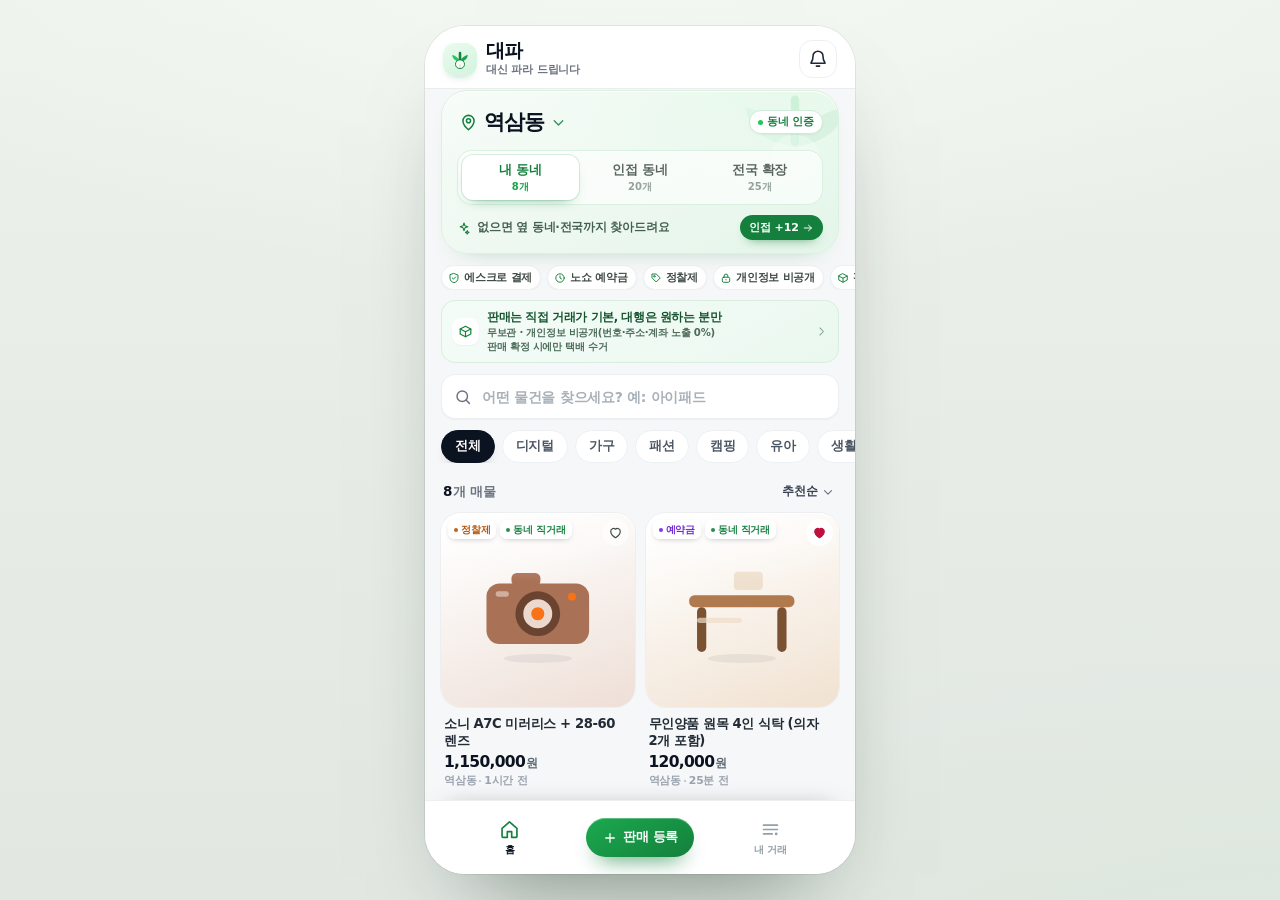
<file: index.html>
<!DOCTYPE html>
<html lang="ko">
<head>
<meta charset="utf-8">
<meta name="viewport" content="width=device-width, initial-scale=1, viewport-fit=cover, maximum-scale=1">
<meta name="theme-color" content="#16A34A">
<meta name="color-scheme" content="light">
<meta name="apple-mobile-web-app-capable" content="yes">
<meta name="apple-mobile-web-app-title" content="대파">
<meta name="apple-mobile-web-app-status-bar-style" content="default">
<meta name="description" content="대파 — 대신 파라 드립니다. 우리 동네에 없으면 인접 동네·전국 안심거래로, 팔기 귀찮으면 대파가 대신 팝니다.">
<title>대파 — 대신 파라 드립니다</title>
<link rel="icon" href="data:image/svg+xml,%3Csvg xmlns='http://www.w3.org/2000/svg' viewBox='0 0 40 40'%3E%3Crect width='40' height='40' rx='12' fill='%2316A34A'/%3E%3Cpath d='M20 27V13' stroke='%23fff' stroke-width='4' stroke-linecap='round'/%3E%3Cpath d='M20 25c-4-5-8-8-12-8.5.7 5.5 4.3 9.3 12 10.5z' fill='%23fff' opacity='.85'/%3E%3Cpath d='M20 25c4-5 8-8 12-8.5-.7 5.5-4.3 9.3-12 10.5z' fill='%23fff' opacity='.7'/%3E%3C/svg%3E">
<style>
/* ============================================================
   대파 — 대신 파라 드립니다
   Mobile-first marketplace UI. No external assets: fonts, icons,
   artwork are all local/system.
   ============================================================ */

:root{
  --green:#16A34A;
  --green-700:#15803D;
  --green-800:#14532D;
  --lime:#22C55E;
  --mint:#F0FDF4;
  --mint-2:#DCFCE7;

  --ink:#0B1220;
  --ink-2:#1F2937;
  --sub:#6B7280;
  --sub-2:#9AA3AF;
  --line:#EDF0F2;
  --line-2:#E3E7EA;
  --bg:#F6F7F8;
  --card:#FFFFFF;

  --amber:#B45309;
  --amber-bg:#FEF6E7;
  --blue:#1D4ED8;
  --blue-bg:#EEF4FF;
  --violet:#6D28D9;
  --violet-bg:#F4F0FF;
  --rose:#BE123C;

  --r-xl:26px;
  --r-lg:20px;
  --r-md:15px;
  --r-sm:11px;

  --sh-1:0 1px 2px rgba(11,18,32,.045);
  --sh-2:0 10px 28px -16px rgba(11,18,32,.30);
  --sh-3:0 22px 48px -26px rgba(11,18,32,.40);

  --frame:430px;
  --nav-h:74px;
}

*{box-sizing:border-box;-webkit-tap-highlight-color:transparent}
html,body{height:100%;margin:0}
body{
  font-family:'Pretendard',-apple-system,BlinkMacSystemFont,'Apple SD Gothic Neo','Noto Sans CJK KR','Noto Sans KR','Malgun Gothic',system-ui,sans-serif;
  color:var(--ink);
  letter-spacing:-.012em;
  -webkit-font-smoothing:antialiased;
  display:flex;align-items:center;justify-content:center;
  background:#E7EBE7;
  background-image:
    radial-gradient(120% 70% at 50% -10%, #F6FAF5 0%, rgba(246,250,245,0) 60%),
    radial-gradient(90% 60% at 100% 110%, #DDE8DE 0%, rgba(221,232,222,0) 70%),
    linear-gradient(180deg,#EDF1EC 0%,#E2E7E2 100%);
}
button{font:inherit;color:inherit;border:0;background:none;cursor:pointer}
input,textarea,select{font:inherit;color:inherit}
img{display:block;max-width:100%}
::selection{background:var(--mint-2)}

/* ---------- device frame ---------- */
.frame{
  position:relative;
  width:100%;max-width:var(--frame);
  height:100dvh;
  background:var(--bg);
  display:flex;flex-direction:column;
  overflow:hidden;
  isolation:isolate;
}
@media (min-width:520px){
  body{padding:26px 0}
  .frame{height:min(932px,calc(100dvh - 52px));border-radius:40px;box-shadow:0 50px 90px -50px rgba(9,32,18,.55),0 0 0 1px rgba(11,18,32,.07),0 2px 0 rgba(255,255,255,.9) inset}
}
.app{display:flex;flex-direction:column;height:100%;min-height:0}
.scroll{flex:1;min-height:0;overflow-y:auto;overscroll-behavior:contain;scrollbar-width:none;padding-bottom:calc(var(--nav-h) + env(safe-area-inset-bottom) + 26px)}
.scroll::-webkit-scrollbar{display:none}
.scroll.bare{padding-bottom:0}

/* ---------- header ---------- */
.hd{
  position:sticky;top:0;z-index:30;
  display:flex;align-items:center;gap:10px;
  padding:14px 18px 10px;
  background:#fff;
  box-shadow:0 1px 0 rgba(11,18,32,.045);
}
.hd.flat{background:var(--bg);border-bottom:0}
.brand{display:flex;align-items:center;gap:9px;min-width:0}
.mark{
  width:34px;height:34px;border-radius:12px;
  background:linear-gradient(150deg,#EAFBEF,#D3F3DD);
  display:grid;place-items:center;
  box-shadow:0 1px 0 #fff inset,0 4px 10px -6px rgba(21,128,61,.5);
  flex:none;
}
.mark svg{width:22px;height:22px}
.bname{font-size:19px;font-weight:800;letter-spacing:-.045em;line-height:1.05}
.bsub{font-size:10.5px;color:var(--sub);letter-spacing:-.01em;margin-top:2px;font-weight:600}
.hd-spacer{flex:1}
.icon-btn{
  width:38px;height:38px;border-radius:13px;display:grid;place-items:center;
  background:#fff;border:1px solid var(--line);color:var(--ink-2);
  transition:transform .16s ease,background .16s ease;flex:none;
}
.icon-btn:active{transform:scale(.94);background:#F3F5F4}
.icon-btn svg{width:20px;height:20px}
.icon-btn.ghost{background:transparent;border-color:transparent}

/* ---------- hero: neighborhood + reach ---------- */
.hero-wrap{padding:2px 16px 0}
.hero{
  position:relative;overflow:hidden;
  border-radius:var(--r-xl);
  padding:15px 15px 13px;
  background:
    radial-gradient(120% 120% at 100% 0%, #E7F9EC 0%, rgba(231,249,236,0) 62%),
    linear-gradient(155deg,#F7FCF8 0%,#EDF8F0 58%,#E4F5E9 100%);
  border:1px solid #DCF0E1;
  box-shadow:0 1px 0 #fff inset,0 12px 26px -22px rgba(21,128,61,.55);
}
.leaf-deco{position:absolute;right:-16px;top:-22px;width:118px;height:118px;opacity:.5;pointer-events:none}
.loc-row{display:flex;align-items:center;gap:8px;position:relative;z-index:1}
.loc{display:flex;align-items:center;gap:6px;padding:2px 6px 2px 2px;border-radius:10px}
.loc .pin{width:19px;height:19px;color:var(--green-700)}
.loc-name{font-size:21px;font-weight:800;letter-spacing:-.05em}
.loc svg.caret{width:17px;height:17px;color:var(--green-700);opacity:.85}
.loc-badge{
  margin-left:auto;font-size:10.5px;font-weight:700;color:var(--green-700);
  background:#fff;border:1px solid #CFEBD8;border-radius:999px;padding:4px 8px;
  display:flex;align-items:center;gap:4px;box-shadow:var(--sh-1)
}
.loc-badge i{width:5px;height:5px;border-radius:50%;background:var(--lime);display:block}

.track{
  position:relative;margin-top:12px;
  display:grid;grid-template-columns:repeat(3,1fr);gap:3px;
  padding:4px;border-radius:15px;
  background:rgba(255,255,255,.62);
  border:1px solid rgba(22,163,74,.14);
  box-shadow:0 1px 0 rgba(255,255,255,.8) inset;
}
.seg{
  position:relative;z-index:2;
  display:flex;flex-direction:column;align-items:center;gap:1px;
  padding:7px 2px 6px;border-radius:11px;
  font-size:12.5px;font-weight:800;color:#5B6660;letter-spacing:-.02em;
  transition:color .18s ease,background .18s ease,box-shadow .18s ease,transform .12s ease;
}
.seg small{font-size:10px;font-weight:700;color:#94A29B;letter-spacing:0}
.seg.active{
  background:#fff;color:var(--green-700);
  box-shadow:0 6px 14px -9px rgba(21,128,61,.75),0 0 0 1px rgba(22,163,74,.16);
}
.seg.active small{color:var(--green)}
.seg:active{transform:scale(.97)}
.scope-cap{
  display:flex;align-items:center;gap:6px;margin-top:10px;
  font-size:11.8px;color:#44604F;font-weight:600;letter-spacing:-.02em;
  position:relative;z-index:1;
}
.scope-cap svg{width:14px;height:14px;flex:none;color:var(--green-700)}
.scope-cap span{white-space:nowrap;overflow:hidden;text-overflow:ellipsis;min-width:0}
.scope-cap b{color:var(--green-800);font-weight:800}
.scope-cap .go{
  margin-left:auto;display:flex;align-items:center;gap:3px;
  font-size:11px;font-weight:800;color:#fff;background:var(--green-700);
  padding:5px 9px;border-radius:999px;box-shadow:0 6px 12px -8px rgba(21,128,61,.9);
  flex:none;
}
.scope-cap .go svg{width:12px;height:12px;color:#fff}

/* ---------- trust strip ---------- */
.trust{display:flex;gap:6px;padding:11px 16px 0;overflow-x:auto;scrollbar-width:none}
.trust::-webkit-scrollbar{display:none}
.tchip{
  display:flex;align-items:center;gap:4px;flex:none;
  font-size:10.6px;font-weight:700;color:#3F4A44;letter-spacing:-.02em;
  background:#fff;border:1px solid var(--line);border-radius:999px;padding:4.5px 8px 4.5px 6px;
  box-shadow:var(--sh-1);
}
.tchip svg{width:12px;height:12px;color:var(--green-700)}
.tchip em{font-style:normal;color:var(--sub-2);font-weight:600}

/* ---------- home policy strip (선택형 판매대행 안내) ---------- */
.policy-strip{
  display:flex;align-items:center;gap:8px;margin:10px 16px 0;width:calc(100% - 32px);
  background:linear-gradient(150deg,#F5FCF8,#EAF8EF);border:1px solid #D8EEDF;border-radius:14px;
  padding:9px 10px;text-align:left;transition:transform .14s ease;
}
.policy-strip:active{transform:scale(.99)}
.policy-strip .ps-ico{width:27px;height:27px;border-radius:9px;background:#fff;display:grid;place-items:center;flex:none;box-shadow:var(--sh-1)}
.policy-strip .ps-ico svg{width:15px;height:15px;color:var(--green-700)}
.policy-strip .ps-b{flex:1;min-width:0;display:flex;flex-direction:column;gap:1px}
.policy-strip .ps-b b{font-size:11.6px;font-weight:800;color:#14532D;letter-spacing:-.035em}
.policy-strip .ps-b span{font-size:10.1px;color:#4C6B58;font-weight:600;letter-spacing:-.025em;line-height:1.35;word-break:keep-all}
.policy-strip .caret{width:13px;height:13px;color:#7FA08C;flex:none}

/* ---------- search ---------- */
.srch{padding:11px 16px 0}
.srch-box{
  display:flex;align-items:center;gap:8px;
  background:#fff;border:1px solid var(--line);border-radius:14px;
  padding:0 12px;height:45px;box-shadow:var(--sh-1);
  transition:border-color .18s ease,box-shadow .18s ease;
}
.srch-box:focus-within{border-color:#A7E3BA;box-shadow:0 0 0 3px #EAF9EF}
.srch-box svg{width:18px;height:18px;color:var(--sub);flex:none}
.srch-box input{flex:1;min-width:0;border:0;outline:0;background:none;font-size:14px;font-weight:600;letter-spacing:-.02em}
.srch-box input::placeholder{color:#A8B0B8;font-weight:600}
.srch-box input::-webkit-search-cancel-button{display:none}
.srch-box input::-webkit-search-decoration{display:none}
.srch-clear{width:22px;height:22px;border-radius:50%;background:#F0F2F3;display:grid;place-items:center;flex:none}
.srch-clear svg{width:12px;height:12px;color:var(--sub)}

/* ---------- categories ---------- */
.cats{display:flex;gap:7px;padding:11px 16px 0;overflow-x:auto;scrollbar-width:none}
.cats::-webkit-scrollbar{display:none}
.cat{
  flex:none;font-size:12.5px;font-weight:700;color:#4B5563;
  background:#fff;border:1px solid var(--line);border-radius:999px;
  padding:7px 13px;letter-spacing:-.02em;transition:all .16s ease;
  display:flex;align-items:center;gap:4px;
}
.cat:active{transform:scale(.96)}
.cat.active{
  background:var(--ink);border-color:var(--ink);color:#fff;
  box-shadow:0 8px 16px -12px rgba(11,18,32,.9);
}

/* ---------- feed ---------- */
.feed-head{display:flex;align-items:center;gap:8px;padding:16px 18px 9px}
.feed-head .total{font-size:12.5px;color:var(--sub);font-weight:600;letter-spacing:-.02em}
.feed-head .total b{color:var(--ink);font-weight:800;font-size:13.5px;margin-right:1px}
.sort{
  margin-left:auto;display:flex;align-items:center;gap:3px;
  font-size:12px;font-weight:700;color:#374151;padding:4px 2px;
}
.sort svg{width:14px;height:14px;color:var(--sub)}

.grid{display:grid;grid-template-columns:1fr 1fr;gap:13px 11px;padding:0 16px}
.card{display:flex;flex-direction:column;gap:0;text-align:left;transition:transform .15s ease}
.card:active{transform:scale(.982)}
.thumb{
  position:relative;border-radius:var(--r-lg);overflow:hidden;
  aspect-ratio:1/1;
  background:linear-gradient(160deg,#FFFFFF 8%,var(--l) 118%);
  display:grid;place-items:center;
  box-shadow:0 1px 0 rgba(255,255,255,.9) inset,0 0 0 1px rgba(11,18,32,.035);
}
.thumb .art{width:68%;height:68%}
.thumb::after{
  content:'';position:absolute;inset:0;pointer-events:none;
  background:radial-gradient(120% 60% at 50% 0%,rgba(255,255,255,.55),rgba(255,255,255,0) 60%);
}
.badges{position:absolute;left:7px;top:7px;right:34px;display:flex;flex-wrap:wrap;gap:4px;z-index:2}
.bdg{
  font-size:9.5px;font-weight:800;letter-spacing:-.02em;line-height:1;
  padding:4.5px 6px;border-radius:7px;
  background:rgba(255,255,255,.94);backdrop-filter:blur(4px);
  box-shadow:0 2px 6px -3px rgba(11,18,32,.35);
  display:flex;align-items:center;gap:3px;white-space:nowrap;
}
.bdg i{width:4px;height:4px;border-radius:50%;display:block;background:currentColor;opacity:.9}
.bdg.home{color:var(--green-700)}
.bdg.ship{color:var(--blue)}
.bdg.proxy{color:#fff;background:linear-gradient(135deg,#166534,#15803D)}
.bdg.fixed{color:var(--amber)}
.bdg.deposit{color:var(--violet)}
.like{
  position:absolute;right:6px;top:6px;z-index:3;
  width:27px;height:27px;border-radius:50%;display:grid;place-items:center;
  background:rgba(255,255,255,.55);backdrop-filter:blur(6px);
  transition:transform .16s ease,background .16s ease;
}
.like svg{width:15px;height:15px;color:#3F4A44}
.like:active{transform:scale(.88)}
.like.on{background:rgba(255,255,255,.92)}
.like.on svg{color:var(--rose);fill:var(--rose)}
.cbody{padding:8px 3px 0}
.ctitle{
  font-size:13.2px;font-weight:600;line-height:1.34;color:#222B36;letter-spacing:-.03em;
  display:-webkit-box;-webkit-line-clamp:2;-webkit-box-orient:vertical;overflow:hidden;
  min-height:2.68em;
}
.cprice{display:flex;align-items:baseline;gap:1px;margin-top:3px}
.cprice b{font-size:15.5px;font-weight:800;letter-spacing:-.045em}
.cprice span{font-size:11.5px;font-weight:700;color:#5B6672}
.cmeta{margin-top:3px;font-size:10.8px;color:var(--sub-2);font-weight:600;letter-spacing:-.02em;display:flex;align-items:center;gap:3px}
.cmeta .dot{width:2px;height:2px;border-radius:50%;background:currentColor;display:block;opacity:.7}
.cmeta .proxy-tag{color:var(--green-700);font-weight:800}

/* empty */
.empty{
  margin:6px 16px 0;padding:26px 18px;border-radius:var(--r-xl);
  background:linear-gradient(160deg,#FFFFFF,#F3F8F4);
  border:1px solid var(--line);text-align:center;
  box-shadow:var(--sh-1);
}
.empty .eico{
  width:52px;height:52px;border-radius:17px;margin:0 auto 12px;display:grid;place-items:center;
  background:linear-gradient(150deg,#EAFBEF,#D5F3DE);
}
.empty .eico svg{width:26px;height:26px;color:var(--green-700)}
.empty h3{margin:0;font-size:15.5px;font-weight:800;letter-spacing:-.04em}
.empty p{margin:6px 0 0;font-size:12.2px;color:var(--sub);line-height:1.55;font-weight:600;letter-spacing:-.02em}
.empty .eacts{display:flex;gap:7px;justify-content:center;margin-top:14px}
.pill-btn{
  font-size:12.5px;font-weight:800;padding:9px 14px;border-radius:999px;
  background:var(--green);color:#fff;box-shadow:0 10px 20px -14px rgba(21,128,61,1);
  display:inline-flex;align-items:center;gap:4px;letter-spacing:-.02em;
}
.pill-btn.ghost{background:#fff;color:#374151;border:1px solid var(--line-2);box-shadow:var(--sh-1)}
.pill-btn svg{width:14px;height:14px}

/* teaser beyond scope */
.teaser{padding:22px 0 6px}
.teaser-head{display:flex;align-items:baseline;gap:7px;padding:0 18px 9px}
.teaser-head b{font-size:14px;font-weight:800;letter-spacing:-.04em}
.teaser-head span{font-size:11.5px;color:var(--green-700);font-weight:800;background:#EAF9EF;border-radius:999px;padding:3px 7px}
.teaser-scroll{display:flex;gap:10px;overflow-x:auto;padding:0 16px 4px;scrollbar-width:none}
.teaser-scroll::-webkit-scrollbar{display:none}
.mini{
  flex:none;width:142px;border-radius:var(--r-md);overflow:hidden;background:#fff;
  border:1px solid var(--line);box-shadow:var(--sh-1);text-align:left;
}
.mini .thumb{border-radius:0;aspect-ratio:1.35/1;box-shadow:none}
.mini .thumb .art{width:62%;height:62%}
.mini .mb{padding:7px 9px 9px}
.mini .mt{font-size:11.5px;font-weight:700;color:#26303A;line-height:1.3;display:-webkit-box;-webkit-line-clamp:1;-webkit-box-orient:vertical;overflow:hidden;letter-spacing:-.03em}
.mini .mp{font-size:12.5px;font-weight:800;margin-top:2px;letter-spacing:-.04em}
.mini .mh{font-size:10px;color:var(--sub-2);font-weight:600;margin-top:2px}
.more-tile{
  flex:none;width:96px;border-radius:var(--r-md);border:1px dashed #C9DACD;background:#F1F9F3;
  display:flex;flex-direction:column;align-items:center;justify-content:center;gap:5px;
  color:var(--green-700);font-size:11.5px;font-weight:800;letter-spacing:-.03em;
}
.more-tile svg{width:20px;height:20px}

/* ---------- bottom nav ---------- */
.tabbar{
  position:absolute;left:0;right:0;bottom:0;z-index:40;
  height:calc(var(--nav-h) + env(safe-area-inset-bottom));padding:0 14px;
  display:grid;grid-template-columns:1fr auto 1fr;align-items:center;
  background:#fff;
  border-top:1px solid var(--line);
  box-shadow:0 -12px 26px -24px rgba(11,18,32,.5);
  padding-bottom:env(safe-area-inset-bottom);
}
.tab{display:flex;flex-direction:column;align-items:center;gap:3px;font-size:10px;font-weight:700;color:#93A0A6;letter-spacing:-.02em;padding:6px 0}
.tab svg{width:21px;height:21px}
.tab.active{color:var(--ink)}
.tab.active svg{color:var(--green-700)}
.tab-center{
  display:flex;align-items:center;gap:5px;
  padding:11px 16px;border-radius:999px;margin:0 6px;
  background:linear-gradient(150deg,#1BA94F,#14803C);
  color:#fff;font-size:12.8px;font-weight:800;letter-spacing:-.03em;
  box-shadow:0 12px 22px -12px rgba(20,128,60,.95),0 1px 0 rgba(255,255,255,.28) inset;
  transition:transform .16s ease;
}
.tab-center:active{transform:scale(.96)}
.tab-center svg{width:16px;height:16px}

/* ---------- detail ---------- */
.dtop{
  position:absolute;left:0;right:0;top:0;z-index:40;
  display:flex;align-items:center;gap:8px;padding:12px 14px;
}
.dtop .icon-btn{background:rgba(255,255,255,.86);backdrop-filter:blur(10px);border-color:rgba(255,255,255,.7);box-shadow:0 6px 16px -10px rgba(11,18,32,.5)}
.dtop .sp{flex:1}
.hero-img{
  position:relative;aspect-ratio:1/.78;overflow:hidden;
  background:linear-gradient(160deg,#FFFFFF 6%,var(--l) 120%);
  display:grid;place-items:center;
}
.hero-img .art{width:60%;height:60%;transition:transform .35s cubic-bezier(.2,.7,.3,1)}
.hero-img::after{content:'';position:absolute;inset:0;background:radial-gradient(120% 55% at 50% 0,rgba(255,255,255,.6),rgba(255,255,255,0) 65%);pointer-events:none}
.hero-badges{position:absolute;left:14px;bottom:14px;display:flex;gap:5px;flex-wrap:wrap;z-index:2;max-width:calc(100% - 140px)}
.hero-badges .bdg{font-size:10.5px;padding:6px 8px;border-radius:9px;box-shadow:0 6px 14px -8px rgba(11,18,32,.45)}
.thumbs{position:absolute;right:12px;bottom:12px;display:flex;gap:5px;z-index:3}
.thumbs .t{
  width:34px;height:34px;border-radius:10px;overflow:hidden;display:grid;place-items:center;
  background:linear-gradient(160deg,#fff,var(--l));
  box-shadow:0 0 0 1px rgba(255,255,255,.8),0 4px 10px -6px rgba(11,18,32,.5);
  opacity:.72;transition:opacity .16s,transform .16s;
}
.thumbs .t.on{opacity:1;box-shadow:0 0 0 2px var(--green),0 6px 12px -8px rgba(21,128,61,.9)}
.thumbs .t svg{width:74%;height:74%}

.dbody{padding:16px 18px 0}
.d-eyebrow{display:flex;align-items:center;gap:5px;font-size:11px;color:var(--sub);font-weight:700;letter-spacing:-.02em}
.d-eyebrow .dot{width:2px;height:2px;border-radius:50%;background:currentColor}
.d-title{font-size:20px;font-weight:800;line-height:1.32;letter-spacing:-.05em;margin:7px 0 0}
.d-price{display:flex;align-items:center;gap:7px;margin-top:9px;flex-wrap:wrap}
.d-price b{font-size:27px;font-weight:800;letter-spacing:-.055em}
.d-price .w{font-size:15px;font-weight:700;color:#3B4753;margin-left:-3px}
.tag{
  font-size:10.5px;font-weight:800;padding:5px 8px;border-radius:8px;letter-spacing:-.02em;
  display:inline-flex;align-items:center;gap:4px;white-space:nowrap;flex:none;
}
.tag.fixed{background:var(--amber-bg);color:var(--amber)}
.tag.escrow{background:var(--mint);color:var(--green-700)}
.tag.dep{background:var(--violet-bg);color:var(--violet)}
.tag.priv{background:var(--blue-bg);color:var(--blue)}
.fixed-note{
  margin-top:10px;display:flex;align-items:center;gap:7px;
  background:#FBFDFB;border:1px solid #E6EFE8;border-radius:12px;padding:9px 11px;
  font-size:11.8px;font-weight:700;color:#3D5548;letter-spacing:-.025em;
}
.fixed-note svg{width:15px;height:15px;color:var(--green-700);flex:none}
.fixed-note.amber{background:var(--amber-bg);border-color:#F2E3C6;color:#7C4A0B}
.fixed-note.amber svg{color:var(--amber)}

.sec{margin-top:18px}
.sec-h{display:flex;align-items:center;gap:6px;font-size:12.5px;font-weight:800;color:#2B3540;letter-spacing:-.03em;margin-bottom:8px}
.sec-h svg{width:15px;height:15px;color:var(--sub)}
.sec-h .r{margin-left:auto;font-size:11.5px;color:var(--sub);font-weight:700}

.seller{
  display:flex;align-items:center;gap:10px;padding:12px;border-radius:var(--r-lg);
  background:#fff;border:1px solid var(--line);box-shadow:var(--sh-1);
}
.ava{
  width:40px;height:40px;border-radius:14px;flex:none;display:grid;place-items:center;
  font-size:15px;font-weight:800;color:#fff;
  background:linear-gradient(150deg,#5BC97E,#15803D);
  box-shadow:0 6px 14px -10px rgba(21,128,61,.9);
}
.ava.proxy{background:linear-gradient(150deg,#1F2937,#0B1220);color:#C6F6D5}
.ava.sm{width:20px;height:20px;border-radius:7px;font-size:9px}
.seller .sname{font-size:13.5px;font-weight:800;letter-spacing:-.035em;display:flex;align-items:center;gap:5px}
.seller .sname .mini-tag{font-size:9.5px;font-weight:800;color:var(--green-700);background:var(--mint);padding:2px 5px;border-radius:5px}
.seller .smeta{font-size:11px;color:var(--sub);font-weight:600;margin-top:3px;display:flex;align-items:center;gap:5px}
.seller .smeta .dot{width:2px;height:2px;border-radius:50%;background:currentColor}
.seller .chat-btn{
  margin-left:auto;flex:none;font-size:11.8px;font-weight:800;color:var(--green-700);
  background:var(--mint);border:1px solid #CFEBD8;border-radius:10px;padding:8px 10px;
}

/* 판매자 정보 비공개 / 무보관 대행 안내 */
.proxy-trust{
  margin-top:8px;border-radius:var(--r-lg);padding:11px 12px;
  background:linear-gradient(155deg,#F7FCF9,#EFF9F3);border:1px solid #D8EEDF;
}
.proxy-trust .pt-h{display:flex;align-items:center;gap:6px;font-size:11.6px;font-weight:800;color:#14532D;letter-spacing:-.03em}
.proxy-trust .pt-h svg{width:14px;height:14px;color:var(--green-700);flex:none}
.proxy-trust .pt-l{display:flex;align-items:flex-start;gap:5px;font-size:10.9px;font-weight:600;color:#3E5C48;line-height:1.45;margin-top:5px;letter-spacing:-.02em}
.proxy-trust .pt-l svg{width:12px;height:12px;color:var(--green);flex:none;margin-top:2px}
.proxy-trust .pt-l div{word-break:keep-all}

.kv{background:#fff;border:1px solid var(--line);border-radius:var(--r-lg);overflow:hidden;box-shadow:var(--sh-1)}
.kv-row{display:flex;align-items:flex-start;gap:10px;padding:11px 12px;border-bottom:1px solid #F3F5F6}
.kv-row:last-child{border-bottom:0}
.kv-row .k{font-size:11.5px;color:var(--sub);font-weight:700;width:74px;flex:none;letter-spacing:-.02em}
.kv-row .v{font-size:12.3px;font-weight:700;color:#26303A;line-height:1.45;letter-spacing:-.025em}
.kv-row .v small{display:block;font-size:10.8px;color:var(--sub-2);font-weight:600;margin-top:2px}

.escrow-card{
  border-radius:var(--r-lg);padding:13px 13px 12px;
  background:linear-gradient(155deg,#F6FCF8,#EAF8EF);
  border:1px solid #D8EEDF;
}
.esteps{display:grid;grid-template-columns:repeat(3,1fr);gap:6px;margin-top:10px}
.estep{background:rgba(255,255,255,.8);border-radius:11px;padding:8px 7px;text-align:center}
.estep .n{width:19px;height:19px;border-radius:50%;background:var(--green-700);color:#fff;font-size:10px;font-weight:800;display:grid;place-items:center;margin:0 auto 5px}
.estep .l{font-size:10.5px;font-weight:800;color:#22402E;letter-spacing:-.03em}
.estep .s{font-size:9.3px;color:#5C7A66;font-weight:600;margin-top:2px;letter-spacing:-.02em}
.escrow-title{display:flex;align-items:center;gap:6px;font-size:12.3px;font-weight:800;color:#14532D;letter-spacing:-.03em}
.escrow-title svg{width:15px;height:15px}
.escrow-desc{font-size:11.2px;color:#3E5C48;font-weight:600;line-height:1.5;margin-top:5px;letter-spacing:-.02em}

.desc{font-size:12.8px;line-height:1.72;color:#333E4A;font-weight:500;white-space:pre-line;letter-spacing:-.02em}
.desc-wrap{background:#fff;border:1px solid var(--line);border-radius:var(--r-lg);padding:13px;box-shadow:var(--sh-1)}

/* sticky cta */
.cta-bar{
  position:absolute;left:0;right:0;bottom:0;z-index:40;
  padding:11px 14px calc(12px + env(safe-area-inset-bottom));
  background:#fff;
  border-top:1px solid var(--line);
  display:flex;gap:8px;align-items:center;
  box-shadow:0 -14px 30px -26px rgba(11,18,32,.55);
}
.cta-bar .ghost-sq{
  width:46px;height:46px;border-radius:14px;flex:none;display:grid;place-items:center;
  background:#fff;border:1px solid var(--line-2);
}
.cta-bar .ghost-sq svg{width:20px;height:20px;color:#3B4753}
.btn-primary{
  flex:1;height:50px;border-radius:15px;display:flex;align-items:center;justify-content:center;gap:6px;
  background:linear-gradient(150deg,#1BA94F,#147A38);
  color:#fff;font-size:14px;font-weight:800;letter-spacing:-.03em;
  box-shadow:0 14px 26px -16px rgba(20,128,60,1),0 1px 0 rgba(255,255,255,.25) inset;
  transition:transform .16s ease;
}
.btn-primary:active{transform:scale(.985)}
.btn-primary svg{width:17px;height:17px}
.btn-secondary{
  flex:none;height:50px;padding:0 14px;border-radius:15px;display:flex;align-items:center;justify-content:center;gap:5px;
  background:#fff;color:#1F4331;font-size:12.8px;font-weight:800;letter-spacing:-.03em;
  border:1px solid #CFE7D7;box-shadow:var(--sh-1);
}
.btn-secondary svg{width:15px;height:15px;color:var(--green-700)}

/* ---------- sheets ---------- */
.layers{position:absolute;inset:0;z-index:60;pointer-events:none}
.layers > *{pointer-events:auto}
.backdrop{
  position:absolute;inset:0;background:rgba(9,15,20,.38);backdrop-filter:blur(2px);
  animation:fade .22s ease both;
}
.sheet{
  position:absolute;left:0;right:0;bottom:0;
  max-height:92%;
  background:var(--bg);
  border-radius:26px 26px 0 0;
  box-shadow:0 -20px 60px -20px rgba(9,15,20,.5);
  display:flex;flex-direction:column;
  animation:up .28s cubic-bezier(.2,.8,.25,1) both;
  overflow:hidden;
  padding-bottom:env(safe-area-inset-bottom);
}
.sheet-grip{width:38px;height:4px;border-radius:99px;background:#D6DBDF;margin:9px auto 0;flex:none}
.sheet-head{display:flex;align-items:center;gap:8px;padding:12px 18px 8px;flex:none}
.sheet-head h2{margin:0;font-size:16px;font-weight:800;letter-spacing:-.045em}
.sheet-head .sub{font-size:11px;color:var(--sub);font-weight:600;margin-top:3px;letter-spacing:-.02em}
.sheet-head .x{margin-left:auto;width:30px;height:30px;border-radius:50%;background:#EBEEF0;display:grid;place-items:center;flex:none}
.sheet-head .x svg{width:14px;height:14px;color:#5B6672}
.sheet-body{overflow-y:auto;padding:4px 16px 16px;flex:1;min-height:0}
.sheet-foot{padding:10px 16px 14px;background:linear-gradient(180deg,rgba(246,247,248,0),#F6F7F8 30%);flex:none}

.opt{
  display:flex;align-items:center;gap:10px;padding:12px 13px;border-radius:14px;
  background:#fff;border:1px solid var(--line);margin-bottom:8px;box-shadow:var(--sh-1);
  width:100%;text-align:left;transition:border-color .16s,box-shadow .16s;
}
.opt.on{border-color:var(--green);box-shadow:0 0 0 3px #E9F9EE}
.opt .oname{font-size:13.5px;font-weight:800;letter-spacing:-.035em;display:flex;align-items:center;gap:6px}
.opt .ometa{font-size:11px;color:var(--sub);font-weight:600;margin-top:3px}
.opt .chk{margin-left:auto;width:20px;height:20px;border-radius:50%;border:1.5px solid #D2D8DC;display:grid;place-items:center;flex:none}
.opt.on .chk{background:var(--green);border-color:var(--green)}
.opt .chk svg{width:12px;height:12px;color:#fff;opacity:0}
.opt.on .chk svg{opacity:1}

.rows{background:#fff;border-radius:var(--r-lg);border:1px solid var(--line);padding:4px 13px;box-shadow:var(--sh-1)}
.row{display:flex;align-items:center;padding:10px 0;border-bottom:1px dashed #EFF2F3;font-size:12.6px}
.row:last-child{border-bottom:0}
.row .k{color:#586473;font-weight:600;letter-spacing:-.02em}
.row .v{margin-left:auto;font-weight:800;letter-spacing:-.03em;color:#1F2937}
.row.total{padding:12px 0;font-size:13.5px}
.row.total .k{color:var(--ink);font-weight:800}
.row.total .v{font-size:18px;font-weight:800;letter-spacing:-.05em;color:var(--green-700)}

.note{
  display:flex;gap:8px;padding:11px 12px;border-radius:13px;margin-top:10px;
  background:#EFF8F2;border:1px solid #DBEFE2;
  font-size:11.4px;line-height:1.55;color:#33513D;font-weight:600;letter-spacing:-.02em;
}
.note svg{width:15px;height:15px;flex:none;margin-top:1px;color:var(--green-700)}
.note.warn{background:var(--amber-bg);border-color:#F3E3C5;color:#6B430F}
.note.warn svg{color:var(--amber)}

.summary{display:flex;gap:10px;align-items:center;background:#fff;border:1px solid var(--line);border-radius:14px;padding:9px;box-shadow:var(--sh-1);margin-bottom:10px}
.summary .thumb{width:52px;height:52px;border-radius:11px;flex:none;aspect-ratio:auto}
.summary .thumb .art{width:78%;height:78%}
.summary .st{font-size:12.3px;font-weight:700;letter-spacing:-.03em;line-height:1.35;display:-webkit-box;-webkit-line-clamp:2;-webkit-box-orient:vertical;overflow:hidden}
.summary .sp{font-size:13px;font-weight:800;margin-top:3px;letter-spacing:-.04em}

/* deposit picker */
.timechips{display:grid;grid-template-columns:1fr 1fr;gap:6px;margin-top:4px}
.tchip-btn{
  font-size:12px;font-weight:800;padding:9px 11px;border-radius:11px;background:#fff;
  border:1px solid var(--line-2);color:#3B4753;letter-spacing:-.02em;
}
.tchip-btn.on{background:var(--ink);color:#fff;border-color:var(--ink)}

/* chat */
.chat-wrap{display:flex;flex-direction:column;height:100%;min-height:0}
.chat-head{display:flex;align-items:center;gap:9px;padding:10px 16px 10px;border-bottom:1px solid var(--line);flex:none}
.msgs{flex:1;overflow-y:auto;padding:14px 16px;display:flex;flex-direction:column;gap:8px;background:#F4F6F5}
.msg{max-width:78%;padding:9px 11px;border-radius:14px;font-size:12.5px;line-height:1.5;font-weight:600;letter-spacing:-.02em;box-shadow:var(--sh-1)}
.msg.them{background:#fff;border-top-left-radius:5px;align-self:flex-start;color:#26303A}
.msg.me{background:linear-gradient(150deg,#1BA94F,#147A38);color:#fff;border-top-right-radius:5px;align-self:flex-end}
.msg.sys{align-self:center;background:transparent;box-shadow:none;font-size:10.8px;color:var(--sub-2);font-weight:700}
.chat-input{display:flex;gap:7px;padding:10px 12px calc(12px + env(safe-area-inset-bottom));border-top:1px solid var(--line);background:#fff;flex:none}
.chat-input input{flex:1;height:42px;border-radius:12px;border:1px solid var(--line-2);background:#F8F9FA;padding:0 12px;outline:0;font-size:13px;font-weight:600}
.chat-input input:focus{border-color:#A7E3BA;background:#fff}
.chat-input button{width:42px;height:42px;border-radius:12px;background:var(--green);display:grid;place-items:center;flex:none}
.chat-input button svg{width:18px;height:18px;color:#fff}

/* ---------- sell form ---------- */
.page-hd{
  position:sticky;top:0;z-index:30;display:flex;align-items:center;gap:8px;
  padding:12px 14px;background:#fff;
  border-bottom:1px solid var(--line);
}
.page-hd h1{margin:0;font-size:16px;font-weight:800;letter-spacing:-.045em}
.page-hd .sp{flex:1}
.mode-tabs{display:grid;grid-template-columns:1fr 1fr;gap:5px;padding:12px 16px 0}
.mode{
  padding:12px 10px;border-radius:15px;background:#fff;border:1px solid var(--line);
  text-align:left;box-shadow:var(--sh-1);transition:all .16s ease;
}
.mode .mt{font-size:12.8px;font-weight:800;letter-spacing:-.035em;display:flex;align-items:center;gap:5px;color:#3B4753}
.mode .mt .m-tag{font-size:8.6px;font-weight:800;padding:2px 5px;border-radius:5px;background:var(--mint-2);color:var(--green-800);letter-spacing:-.01em;flex:none}
.mode .mt .m-tag.sub{background:#EEF1F4;color:#5B6672}
.mode .ms{font-size:10.3px;color:var(--sub);font-weight:600;margin-top:3px;line-height:1.35;letter-spacing:-.02em}
.mode svg{width:15px;height:15px}
.mode.on{background:linear-gradient(155deg,#F3FCF6,#E7F8EC);border-color:#B7E6C6;box-shadow:0 0 0 3px #EDFBF1,0 10px 20px -18px rgba(21,128,61,.9)}
.mode.on .mt{color:var(--green-800)}
.mode.on svg{color:var(--green-700)}

.proxy-intro{
  margin:12px 16px 0;padding:13px;border-radius:var(--r-lg);
  background:linear-gradient(150deg,#0F172A,#152A20);
  color:#EAF6EE;position:relative;overflow:hidden;
}
.proxy-intro .pi-t{font-size:13px;font-weight:800;letter-spacing:-.03em;display:flex;align-items:center;gap:6px}
.proxy-intro .pi-t svg{width:16px;height:16px;color:#6EE7A0;flex:none}
.proxy-intro .pi-t .pi-opt{margin-left:auto;font-size:8.8px;font-weight:800;color:#9EF0B9;background:rgba(110,231,160,.16);border:1px solid rgba(110,231,160,.28);border-radius:6px;padding:2px 6px;letter-spacing:-.01em}
.proxy-intro .pi-d{font-size:11.3px;line-height:1.6;color:#A7C4B2;font-weight:600;margin-top:5px;letter-spacing:-.02em;word-break:keep-all}
.proxy-intro .pi-steps{display:grid;grid-template-columns:1fr 1fr;gap:5px;margin-top:10px}
.pi-step{background:rgba(255,255,255,.075);border-radius:10px;padding:7px 8px 8px;text-align:left}
.pi-step .n{display:inline-grid;place-items:center;width:14px;height:14px;border-radius:50%;background:rgba(110,231,160,.22);color:#B9F5CE;font-size:8.8px;font-weight:800;margin-right:4px;vertical-align:1px}
.pi-step .ps-t{font-size:10.4px;font-weight:800;color:#DFF7E7;letter-spacing:-.035em}
.pi-step .ps-s{display:block;font-size:9.1px;color:#87A895;font-weight:600;margin-top:3px;line-height:1.35;letter-spacing:-.02em;word-break:keep-all}
.pi-keys{display:flex;flex-direction:column;gap:4px;margin-top:9px;padding-top:9px;border-top:1px solid rgba(255,255,255,.1)}
.pi-key{display:flex;align-items:flex-start;gap:5px;font-size:10.2px;font-weight:700;color:#C9EBD5;letter-spacing:-.025em;line-height:1.4}
.pi-key svg{width:12px;height:12px;color:#6EE7A0;flex:none;margin-top:1px}
.pi-key b{color:#8FF0B0;font-weight:800}

/* 판매 등록 상단 안내 줄 */
.policy-line{
  display:flex;align-items:flex-start;gap:7px;margin:12px 16px 0;padding:10px 11px;border-radius:13px;
  background:#FBFDFB;border:1px solid #E6EFE8;font-size:10.9px;font-weight:600;color:#3D5548;
  letter-spacing:-.025em;line-height:1.5;word-break:keep-all;
}
.policy-line svg{width:14px;height:14px;color:var(--green-700);flex:none;margin-top:1px}
.policy-line b{font-weight:800;color:#14532D}
.policy-notice{
  display:flex;align-items:flex-start;gap:7px;margin:9px 16px 0;padding:10px 11px;border-radius:13px;
  background:var(--amber-bg);border:1px solid #F2E3C6;font-size:10.8px;font-weight:700;color:#7C4A0B;
  letter-spacing:-.025em;line-height:1.5;word-break:keep-all;
}
.policy-notice svg{width:14px;height:14px;color:var(--amber);flex:none;margin-top:1px}
.policy-notice b{font-weight:800}

.form{padding:4px 16px 0}
.field{margin-top:14px}
.label{font-size:11.8px;font-weight:800;color:#3B4753;letter-spacing:-.02em;display:flex;align-items:center;gap:5px;margin-bottom:7px}
.label .req{color:var(--green);font-size:11px}
.label .hint{margin-left:auto;font-size:10.8px;color:var(--sub-2);font-weight:600}
.input,textarea.input{
  width:100%;border:1px solid var(--line-2);background:#fff;border-radius:13px;
  padding:12px 13px;font-size:13.5px;font-weight:600;letter-spacing:-.02em;outline:0;
  transition:border-color .16s,box-shadow .16s;
}
.input::placeholder{color:#AEB6BD;font-weight:600}
.input:focus{border-color:#A7E3BA;box-shadow:0 0 0 3px #EDFBF1}
textarea.input{min-height:92px;resize:none;line-height:1.6}
.price-input{display:flex;align-items:center;gap:6px;border:1px solid var(--line-2);background:#fff;border-radius:13px;padding:0 13px;height:50px}
.price-input:focus-within{border-color:#A7E3BA;box-shadow:0 0 0 3px #EDFBF1}
.price-input input{flex:1;border:0;outline:0;font-size:17px;font-weight:800;letter-spacing:-.04em;background:none;min-width:0}
.price-input .w{font-size:13px;font-weight:700;color:#5B6672}
.quick-price{display:flex;gap:5px;margin-top:7px;flex-wrap:wrap}
.qp{font-size:11px;font-weight:700;padding:5px 9px;border-radius:8px;background:#F1F3F4;color:#586473;letter-spacing:-.02em}
.chips{display:flex;gap:6px;flex-wrap:wrap}
.chip{
  font-size:12px;font-weight:700;padding:9px 12px;border-radius:11px;background:#fff;
  border:1px solid var(--line-2);color:#4B5563;letter-spacing:-.02em;transition:all .15s;
}
.chip.on{background:var(--mint);border-color:#A9E2BC;color:var(--green-800);font-weight:800}

.photos{display:grid;grid-template-columns:repeat(3,1fr);gap:7px}
.photo{
  aspect-ratio:1/1;border-radius:13px;border:1px dashed #C9D3D8;background:#fff;
  display:grid;place-items:center;position:relative;overflow:hidden;gap:2px;
}
.photo.filled{border-style:solid;border-color:var(--line);background:linear-gradient(160deg,#fff,var(--l,#EAF3EC))}
.photo img{width:100%;height:100%;object-fit:cover}
.photo .ph-l{font-size:10px;color:var(--sub-2);font-weight:700;letter-spacing:-.02em}
.photo .ph-x{position:absolute;right:4px;top:4px;width:20px;height:20px;border-radius:50%;background:rgba(11,18,32,.55);display:grid;place-items:center}
.photo .ph-x svg{width:11px;height:11px;color:#fff}
.photo .num{position:absolute;left:5px;bottom:5px;font-size:9px;font-weight:800;color:#fff;background:rgba(11,18,32,.55);border-radius:5px;padding:2px 4px}
.photo .art{width:64%;height:64%}
.photo > svg:not(.art){width:24px;height:24px;color:#BCC6CD}

.toggle-row{
  display:flex;align-items:center;gap:10px;padding:12px 13px;background:#fff;
  border:1px solid var(--line);border-radius:14px;box-shadow:var(--sh-1);
}
.toggle-row .tt{font-size:12.8px;font-weight:800;letter-spacing:-.03em}
.toggle-row .td{font-size:10.8px;color:var(--sub);font-weight:600;margin-top:2px;letter-spacing:-.02em}
.switch{
  margin-left:auto;width:44px;height:26px;border-radius:99px;background:#DCE1E5;position:relative;flex:none;transition:background .18s;
}
.switch::after{content:'';position:absolute;top:3px;left:3px;width:20px;height:20px;border-radius:50%;background:#fff;box-shadow:0 2px 5px rgba(11,18,32,.25);transition:transform .18s}
.switch.on{background:var(--green)}
.switch.on::after{transform:translateX(18px)}

.fee-box{
  margin-top:16px;border-radius:var(--r-lg);padding:14px;
  background:linear-gradient(155deg,#F6FCF8,#EAF8EF);border:1px solid #D8EEDF;
}
.fee-row{display:flex;align-items:center;font-size:12.2px;font-weight:600;color:#3E5C48;padding:3px 0;letter-spacing:-.02em}
.fee-row .v{margin-left:auto;font-weight:800;color:#1F4230}
.fee-total{display:flex;align-items:flex-end;padding-top:9px;margin-top:6px;border-top:1px dashed #C9E6D3}
.fee-total .k{font-size:12px;font-weight:800;color:#14532D}
.fee-total .v{margin-left:auto;font-size:21px;font-weight:800;color:var(--green-700);letter-spacing:-.05em}
.fee-note{font-size:10.6px;color:#5C7A66;font-weight:600;margin-top:5px;line-height:1.5}

.submit-wrap{padding:16px 16px calc(18px + env(safe-area-inset-bottom))}
.err{font-size:11px;color:#D92D20;font-weight:700;margin-top:6px;display:none}
.field.invalid .input,.field.invalid .price-input{border-color:#F3B4AE;box-shadow:0 0 0 3px #FEF3F2}
.field.invalid .err{display:block}

/* ---------- my page ---------- */
.me-top{padding:16px 18px 0}
.profile{display:flex;align-items:center;gap:12px}
.ava-lg{
  width:54px;height:54px;border-radius:19px;flex:none;display:grid;place-items:center;
  font-size:20px;font-weight:800;color:#fff;
  background:linear-gradient(150deg,#34C26B,#147A38);
  box-shadow:0 12px 22px -14px rgba(21,128,61,1);
}
.profile .pname{font-size:16.5px;font-weight:800;letter-spacing:-.045em}
.profile .pmeta{font-size:11.5px;color:var(--sub);font-weight:600;margin-top:3px;display:flex;align-items:center;gap:5px}
.profile .pmeta .dot{width:2px;height:2px;border-radius:50%;background:currentColor}
.pstat{display:grid;grid-template-columns:repeat(3,1fr);gap:8px;margin-top:14px}
.pstat .ps{background:#fff;border:1px solid var(--line);border-radius:15px;padding:10px 11px;box-shadow:var(--sh-1)}
.pstat .k{font-size:10.5px;color:var(--sub);font-weight:700;letter-spacing:-.02em}
.pstat .v{font-size:14.5px;font-weight:800;margin-top:3px;letter-spacing:-.045em}
.pstat .v.green{color:var(--green-700)}

.mtabs{display:flex;gap:4px;padding:14px 16px 0;overflow-x:auto;scrollbar-width:none}
.mtabs::-webkit-scrollbar{display:none}
.mtab{
  flex:none;font-size:12.2px;font-weight:800;color:#6B7681;padding:8px 11px;border-radius:10px;letter-spacing:-.03em;
  background:#fff;border:1px solid var(--line);
}
.mtab.on{background:var(--ink);color:#fff;border-color:var(--ink)}
.mtab .cnt{font-size:10px;opacity:.7;margin-left:2px}

.deals{padding:12px 16px 0;display:flex;flex-direction:column;gap:10px}
.deal{background:#fff;border:1px solid var(--line);border-radius:var(--r-lg);padding:12px;box-shadow:var(--sh-1)}
.deal-top{display:flex;gap:10px;align-items:flex-start}
.deal .thumb{width:58px;height:58px;border-radius:13px;flex:none;aspect-ratio:auto}
.deal .thumb .art{width:78%;height:78%}
.deal .dt{font-size:12.5px;font-weight:700;line-height:1.35;letter-spacing:-.03em;display:-webkit-box;-webkit-line-clamp:2;-webkit-box-orient:vertical;overflow:hidden}
.deal .dp{font-size:13.5px;font-weight:800;margin-top:4px;letter-spacing:-.04em}
.deal .dm{font-size:10.8px;color:var(--sub);font-weight:600;margin-top:3px}
.deal .status{
  font-size:10px;font-weight:800;padding:4px 7px;border-radius:7px;letter-spacing:-.02em;flex:none;
  background:var(--mint);color:var(--green-700);
}
.deal .status.done{background:#F1F3F4;color:#6B7681}
.deal .status.pay{background:var(--blue-bg);color:var(--blue)}
.deal .status.dep{background:var(--violet-bg);color:var(--violet)}
.deal .status.pick{background:var(--amber-bg);color:var(--amber)}
.steps{display:flex;align-items:center;margin-top:12px;gap:0}
.step{flex:1;position:relative;text-align:center}
.step .bar{height:3px;border-radius:99px;background:#E9EDEF;margin:0 0 7px;position:relative;overflow:hidden}
.step.done .bar,.step.cur .bar{background:var(--green)}
.step.cur .bar{background:var(--green)}
.step .sl{font-size:9.4px;font-weight:700;color:#A8B0B8;letter-spacing:-.03em}
.step.done .sl{color:#5B7A66}
.step.cur .sl{color:var(--green-800);font-weight:800}
.deal-actions{display:flex;gap:6px;margin-top:11px}
.da{
  flex:1;font-size:11.8px;font-weight:800;padding:9px;border-radius:11px;text-align:center;letter-spacing:-.03em;
  background:#F3F5F6;color:#4B5563;display:flex;align-items:center;justify-content:center;gap:4px;
}
.da svg{width:13px;height:13px;flex:none}
.hint-line{font-size:10.3px;font-weight:600;color:var(--sub);margin-top:8px;letter-spacing:-.025em;line-height:1.45;word-break:keep-all}
.pick-banner{display:flex;align-items:flex-start;gap:6px;margin-top:8px;padding:8px 9px;border-radius:11px;background:var(--amber-bg);border:1px solid #F2E3C6}
.pick-banner > svg{width:14px;height:14px;color:var(--amber);flex:none;margin-top:1px}
.pick-banner b{display:block;font-size:10.8px;font-weight:800;color:#7C4A0B;letter-spacing:-.025em}
.pick-banner span{display:block;font-size:10px;font-weight:600;color:#8A5A16;margin-top:1px;letter-spacing:-.02em}
.da.primary{background:var(--green);color:#fff;box-shadow:0 8px 16px -12px rgba(21,128,61,1)}
.da.outline{background:#fff;border:1px solid var(--line-2)}
.me-foot{padding:22px 16px 8px;text-align:center}
.me-foot button{font-size:11px;font-weight:700;color:var(--sub-2);text-decoration:underline;text-underline-offset:3px}

/* liked grid reuses .grid */

/* toast */
.toast{
  position:absolute;left:50%;bottom:calc(var(--nav-h) + env(safe-area-inset-bottom) + 20px);transform:translate(-50%,14px);
  z-index:90;display:flex;align-items:center;gap:7px;
  background:rgba(11,18,32,.93);color:#fff;font-size:12.3px;font-weight:700;letter-spacing:-.02em;
  padding:11px 15px;border-radius:13px;box-shadow:0 20px 40px -22px rgba(0,0,0,.9);
  opacity:0;pointer-events:none;transition:opacity .22s,transform .22s;
  max-width:calc(100% - 40px);word-break:keep-all;text-align:left;
}
.toast svg{width:15px;height:15px;color:#6EE7A0;flex:none}
.toast.show{opacity:1;transform:translate(-50%,0)}

/* success block */
.done-block{text-align:center;padding:9px 4px 3px}
.done-ico{
  width:60px;height:60px;border-radius:22px;margin:4px auto 12px;display:grid;place-items:center;
  background:linear-gradient(150deg,#EAFBEF,#CFF0DA);box-shadow:0 12px 24px -16px rgba(21,128,61,.9);
}
.done-ico svg{width:30px;height:30px;color:var(--green-700)}
.done-block h3{margin:0;font-size:17px;font-weight:800;letter-spacing:-.045em}
.done-block p{margin:7px 0 0;font-size:12.3px;color:var(--sub);font-weight:600;line-height:1.55;letter-spacing:-.02em}
.done-rows{margin-top:14px;text-align:left}

/* ---------- structural fixes / additions ---------- */
#app > .view-enter{flex:1;min-height:0;display:flex;flex-direction:column;position:relative}
.thumb img.upimg,.hero-img img.upimg{width:100%;height:100%;object-fit:cover;position:relative;z-index:1}
.hero-img img.upimg{position:absolute;inset:0}
.home-foot{padding:22px 22px 10px;text-align:center;font-size:10.6px;color:#A8B0B8;font-weight:600;letter-spacing:-.03em;line-height:1.6}
.dtop > .icon-btn:first-child svg{transform:rotate(180deg)}
.page-hd > .icon-btn:first-child svg{transform:rotate(180deg)}
#fileIn{display:none}
.card .ctitle{word-break:keep-all}
.d-title,.desc,.ctitle,.dt,.st{word-break:keep-all}

@keyframes up{from{transform:translateY(100%)}to{transform:translateY(0)}}
@keyframes fade{from{opacity:0}to{opacity:1}}
@keyframes pop{from{opacity:0;transform:translateY(6px) scale(.99)}to{opacity:1;transform:none}}
.view-enter{animation:pop .26s cubic-bezier(.2,.8,.3,1) both}
@media (prefers-reduced-motion:reduce){*{animation:none!important;transition:none!important}}

</style>
</head>
<body>
<div class="frame" id="frame">
  <div class="app" id="app"></div>
  <div class="layers" id="layers"></div>
</div>
<script>
/* ============================================================
   대파 — data: icons, SVG artwork, palettes, seeded listings
   ============================================================ */

const ICONS = {
  home:'<path d="M3.5 10.6 12 3.4l8.5 7.2V20a1 1 0 0 1-1 1h-5v-6.6H9.5V21h-5a1 1 0 0 1-1-1z"/>',
  list:'<path d="M4 7h16M4 12h16M4 17h10"/><circle cx="18.5" cy="17" r="1.6" fill="currentColor" stroke="none"/>',
  plus:'<path d="M12 5.5v13M5.5 12h13"/>',
  search:'<circle cx="11" cy="11" r="7"/><path d="M20.5 20.5 16 16"/>',
  bell:'<path d="M18 8.6a6 6 0 1 0-12 0c0 6.2-2.4 6.6-2.4 8.4h16.8C20.4 15.2 18 14.8 18 8.6Z"/><path d="M10 20.5h4"/>',
  heart:'<path d="M12 20.3s-7.6-4.6-7.6-10A4.6 4.6 0 0 1 12 6.7a4.6 4.6 0 0 1 7.6 3.6c0 5.4-7.6 10-7.6 10Z"/>',
  chevR:'<path d="M9 5.5 15.5 12 9 18.5"/>',
  chevD:'<path d="M6 9.5 12 15.5 18 9.5"/>',
  pin:'<path d="M12 21.2s7-6.1 7-11.2a7 7 0 1 0-14 0c0 5.1 7 11.2 7 11.2Z"/><circle cx="12" cy="9.8" r="2.6"/>',
  shield:'<path d="M12 3.2 20 6v6.1c0 5-3.6 8.3-8 9.1-4.4-.8-8-4.1-8-9.1V6z"/><path d="M8.6 11.9l2.4 2.4 4.4-4.6"/>',
  truck:'<path d="M3 7.5h11v9H3z"/><path d="M14 10.5h4l3 3v3h-7"/><circle cx="7" cy="18" r="1.6"/><circle cx="17.5" cy="18" r="1.6"/>',
  tag:'<path d="M20 12.4 12.4 20 4 11.6V4h7.6z"/><circle cx="8.6" cy="8.6" r="1.5"/>',
  chat:'<path d="M4 5.5h16v10.2H9.2L4 20.2z"/><path d="M8.4 10.6h7"/>',
  camera:'<path d="M3.5 8.5h4l1.6-2.4h5.8L16.5 8.5h4v10.4h-17z"/><circle cx="12" cy="13.6" r="3.4"/>',
  check:'<path d="M5 12.8 9.6 17.4 19 7.4"/>',
  close:'<path d="M6 6l12 12M18 6 6 18"/>',
  clock:'<circle cx="12" cy="12" r="8.4"/><path d="M12 7.6V12l3.2 2"/>',
  arrowR:'<path d="M4.5 12h14M13 6.5l6 5.5-6 5.5"/>',
  sort:'<path d="M7 4.5v15M4 16.5 7 19.5l3-3"/><path d="M17 19.5v-15M14 7.5 17 4.5l3 3"/>',
  send:'<path d="M4 12 20 4.5 15 20l-3.6-6.4z"/><path d="M11.4 13.6 20 4.5"/>',
  star:'<path d="m12 4 2.4 5 5.4.7-4 3.8 1 5.4-4.8-2.6-4.8 2.6 1-5.4-4-3.8L9.6 9z"/>',
  info:'<circle cx="12" cy="12" r="8.4"/><path d="M12 11v5.6"/><circle cx="12" cy="8.2" r="1" fill="currentColor" stroke="none"/>',
  box:'<path d="M12 3.6 20.5 8v8L12 20.4 3.5 16V8z"/><path d="M3.5 8 12 12.4 20.5 8M12 12.4v8"/>',
  users:'<circle cx="9.5" cy="9" r="3.4"/><path d="M3.6 19.4c.6-3 3-4.6 5.9-4.6s5.3 1.6 5.9 4.6"/><path d="M16.4 6.2a3 3 0 0 1 0 5.8M17.6 14.8c2 .5 3.4 2 3.8 4.2"/>',
  sparkle:'<path d="M12 3.5l1.7 4.8 4.8 1.7-4.8 1.7L12 16.5l-1.7-4.8L5.5 10l4.8-1.7z"/><path d="M17.5 16.5l.9 2.1 2.1.9-2.1.9-.9 2.1-.9-2.1-2.1-.9 2.1-.9z"/>',
  filter:'<path d="M4 6.5h16M7 12h10M10 17.5h4"/>',
  dumbbell:'<path d="M6.5 8v8M3.5 10v4M17.5 8v8M20.5 10v4M6.5 12h11"/>',
  share:'<circle cx="18" cy="5.4" r="2.5"/><circle cx="6" cy="12" r="2.5"/><circle cx="18" cy="18.6" r="2.5"/><path d="M8.3 10.8 15.7 6.6M8.3 13.2l7.4 4.2"/>',
  wallet:'<rect x="3.2" y="6" width="17.6" height="13" rx="3.4"/><path d="M3.2 10.4h17.6"/><circle cx="16.8" cy="15" r="1.2" fill="currentColor" stroke="none"/>',
  lock:'<rect x="4.6" y="10.4" width="14.8" height="10.2" rx="2.8"/><path d="M8.3 10.4V7.9a3.7 3.7 0 0 1 7.4 0v2.5"/><circle cx="12" cy="15.4" r="1.2" fill="currentColor" stroke="none"/>'
};

function ico(name, cls) {
  return '<svg class="' + (cls || '') + '" viewBox="0 0 24 24" fill="none" stroke="currentColor" stroke-width="1.9" stroke-linecap="round" stroke-linejoin="round" aria-hidden="true">' + (ICONS[name] || '') + '</svg>';
}

/* ---------- palettes ---------- */
const PAL = {
  slate:{b:'#64748B',l:'#DCE3EA',d:'#334155',a:'#16A34A'},
  wood:{b:'#B07A4E',l:'#EEDCC8',d:'#7A5232',a:'#F59E0B'},
  rose:{b:'#E1546E',l:'#FBD9DF',d:'#9F1239',a:'#FB7185'},
  forest:{b:'#15803D',l:'#C8EFD4',d:'#14532D',a:'#22C55E'},
  sky:{b:'#2E7FB8',l:'#CFE9F8',d:'#0C4A6E',a:'#38BDF8'},
  plum:{b:'#7C6BD6',l:'#E2DBFB',d:'#4C1D95',a:'#A78BFA'},
  sand:{b:'#C89A3C',l:'#F7E7B8',d:'#854D0E',a:'#FACC15'},
  teal:{b:'#26908A',l:'#CBEEE9',d:'#115E59',a:'#2DD4BF'},
  ink:{b:'#3B4A5A',l:'#D5DDE5',d:'#0F172A',a:'#22C55E'},
  clay:{b:'#A97155',l:'#EBD9CF',d:'#6B4331',a:'#F97316'}
};

/* ---------- flat SVG artwork (100x100) ---------- */
const ART = {
  laptop:'<rect x="16" y="23" width="68" height="45" rx="6" fill="var(--d)"/><rect x="19" y="26" width="62" height="39" rx="4" fill="var(--l)"/><circle cx="50" cy="45" r="7" fill="var(--a)" opacity=".45"/><rect x="10" y="68" width="80" height="8" rx="4" fill="var(--b)"/><rect x="42" y="70.5" width="16" height="3" rx="1.5" fill="var(--l)"/>',
  monitor:'<rect x="13" y="19" width="74" height="46" rx="6" fill="var(--d)"/><rect x="16" y="22" width="68" height="40" rx="4" fill="var(--l)"/><rect x="24" y="31" width="28" height="5" rx="2.5" fill="var(--b)" opacity=".5"/><rect x="24" y="41" width="42" height="4" rx="2" fill="var(--b)" opacity=".3"/><rect x="44" y="65" width="12" height="10" fill="var(--b)"/><rect x="32" y="75" width="36" height="7" rx="3.5" fill="var(--b)"/><circle cx="68" cy="51" r="9" fill="var(--a)" opacity=".25"/>',
  tablet:'<rect x="25" y="13" width="50" height="72" rx="9" fill="var(--d)"/><rect x="28" y="16" width="44" height="66" rx="6" fill="var(--l)"/><rect x="34" y="34" width="32" height="27" rx="4" fill="var(--a)" opacity=".35"/><rect x="40" y="21" width="20" height="4" rx="2" fill="var(--b)" opacity=".4"/>',
  phone:'<rect x="32" y="11" width="36" height="74" rx="9" fill="var(--d)"/><rect x="35" y="14" width="30" height="68" rx="7" fill="var(--l)"/><rect x="41" y="17.5" width="18" height="4" rx="2" fill="var(--d)" opacity=".6"/><rect x="39" y="33" width="22" height="19" rx="3" fill="var(--a)" opacity=".4"/>',
  camera:'<rect x="11" y="30" width="78" height="46" rx="10" fill="var(--b)"/><rect x="30" y="22" width="22" height="10" rx="4" fill="var(--b)"/><circle cx="50" cy="53" r="17" fill="var(--d)"/><circle cx="50" cy="53" r="11" fill="var(--l)"/><circle cx="50" cy="53" r="5" fill="var(--a)"/><circle cx="76" cy="40" r="3" fill="var(--a)"/><rect x="18" y="36" width="10" height="4" rx="2" fill="var(--l)" opacity=".6"/>',
  headphone:'<path d="M25 60V47a25 25 0 0 1 50 0v13" fill="none" stroke="var(--b)" stroke-width="7" stroke-linecap="round"/><rect x="16" y="54" width="15" height="26" rx="7.5" fill="var(--d)"/><rect x="69" y="54" width="15" height="26" rx="7.5" fill="var(--d)"/><rect x="20" y="60" width="7" height="14" rx="3.5" fill="var(--a)" opacity=".5"/><rect x="73" y="60" width="7" height="14" rx="3.5" fill="var(--a)" opacity=".5"/>',
  keyboard:'<rect x="9" y="34" width="82" height="34" rx="6" fill="var(--b)"/><rect x="14" y="39" width="72" height="7" rx="2.5" fill="var(--l)" opacity=".85"/><rect x="14" y="49" width="72" height="7" rx="2.5" fill="var(--l)" opacity=".6"/><rect x="26" y="59" width="48" height="5" rx="2.5" fill="var(--l)" opacity=".45"/>',
  console:'<rect x="22" y="30" width="56" height="42" rx="6" fill="var(--b)"/><rect x="26" y="34" width="48" height="34" rx="4" fill="var(--d)" opacity=".3"/><rect x="30" y="38" width="18" height="26" rx="5" fill="var(--a)" opacity=".55"/><rect x="52" y="38" width="18" height="26" rx="5" fill="var(--a)" opacity=".3"/><circle cx="39" cy="47" r="3" fill="#fff" opacity=".7"/>',
  appliance:'<rect x="20" y="38" width="60" height="38" rx="9" fill="var(--b)"/><rect x="27" y="44" width="40" height="12" rx="5" fill="var(--l)"/><rect x="30" y="25" width="34" height="9" rx="4.5" fill="var(--d)" opacity=".55"/><circle cx="70" cy="64" r="4" fill="var(--d)"/><rect x="27" y="62" width="20" height="4" rx="2" fill="var(--l)" opacity=".6"/>',
  vacuum:'<rect x="43" y="11" width="15" height="31" rx="7" fill="var(--b)"/><circle cx="50" cy="24" r="6" fill="var(--l)"/><rect x="47" y="42" width="6" height="26" rx="3" fill="var(--d)"/><rect x="30" y="68" width="40" height="12" rx="6" fill="var(--b)"/><rect x="34" y="71" width="32" height="6" rx="3" fill="var(--l)" opacity=".6"/>',
  chair:'<rect x="31" y="19" width="38" height="30" rx="8" fill="var(--b)"/><rect x="27" y="47" width="46" height="12" rx="5" fill="var(--l)"/><path d="M33 59v18M67 59v18" stroke="var(--d)" stroke-width="5" stroke-linecap="round"/><path d="M33 68h34" stroke="var(--d)" stroke-width="3" opacity=".45"/>',
  desk:'<rect x="10" y="39" width="80" height="9" rx="4" fill="var(--b)"/><rect x="16" y="48" width="7" height="34" rx="3.5" fill="var(--d)"/><rect x="77" y="48" width="7" height="34" rx="3.5" fill="var(--d)"/><rect x="16" y="56" width="34" height="4" rx="2" fill="var(--l)" opacity=".7"/><rect x="44" y="21" width="22" height="14" rx="3" fill="var(--l)" opacity=".85"/>',
  bed:'<rect x="10" y="27" width="80" height="11" rx="4" fill="var(--d)"/><rect x="12" y="38" width="76" height="28" rx="6" fill="var(--b)"/><rect x="18" y="30" width="27" height="14" rx="5" fill="var(--l)"/><rect x="47" y="40" width="38" height="23" rx="6" fill="var(--l)" opacity=".5"/><rect x="14" y="66" width="8" height="10" rx="3" fill="var(--d)"/><rect x="78" y="66" width="8" height="10" rx="3" fill="var(--d)"/>',
  sofa:'<rect x="14" y="33" width="72" height="27" rx="9" fill="var(--b)"/><rect x="14" y="52" width="72" height="16" rx="7" fill="var(--l)"/><rect x="6" y="44" width="13" height="24" rx="6" fill="var(--d)"/><rect x="81" y="44" width="13" height="24" rx="6" fill="var(--d)"/><path d="M50 34v18" stroke="var(--d)" stroke-width="2" opacity=".3"/><rect x="20" y="68" width="8" height="8" rx="3" fill="var(--d)" opacity=".8"/><rect x="72" y="68" width="8" height="8" rx="3" fill="var(--d)" opacity=".8"/>',
  lamp:'<path d="M35 19h30l9 24H26z" fill="var(--b)"/><rect x="47" y="43" width="6" height="29" rx="3" fill="var(--d)"/><rect x="34" y="72" width="32" height="7" rx="3.5" fill="var(--d)"/><ellipse cx="50" cy="60" rx="18" ry="13" fill="var(--a)" opacity=".18"/>',
  jacket:'<path d="M38 17l12 7 12-7 13 9-7 13-4-3v39H36V36l-4 3-7-13z" fill="var(--b)"/><path d="M50 24v50" stroke="var(--d)" stroke-width="2.4"/><circle cx="50" cy="33" r="2.2" fill="var(--d)"/><path d="M36 47h-4M64 47h4" stroke="var(--d)" stroke-width="2" opacity=".4"/>',
  sneaker:'<path d="M14 59c0-9 5-12 9-17l9-9 6 8c7 5 22 4 30 10 5 4 8 7 8 11z" fill="var(--b)"/><rect x="11" y="59" width="78" height="12" rx="6" fill="var(--d)"/><path d="M33 41l9 6M39 35l9 7" stroke="var(--l)" stroke-width="3" stroke-linecap="round"/><path d="M52 47c8 2 18 3 26 6" stroke="var(--l)" stroke-width="2.4" fill="none" opacity=".6"/>',
  bag:'<path d="M24 39h52l5 41H19z" fill="var(--b)"/><path d="M38 39v-7a12 12 0 0 1 24 0v7" fill="none" stroke="var(--d)" stroke-width="5" stroke-linecap="round"/><rect x="45" y="54" width="10" height="9" rx="3" fill="var(--a)"/>',
  tent:'<path d="M50 17L13 78h74z" fill="var(--b)"/><path d="M50 17L34 78h32z" fill="var(--l)"/><path d="M50 46l-9 32h18z" fill="var(--d)"/><path d="M20 78h60" stroke="var(--d)" stroke-width="5" stroke-linecap="round"/>',
  cooler:'<rect x="17" y="40" width="66" height="36" rx="7" fill="var(--b)"/><rect x="14" y="29" width="72" height="13" rx="5" fill="var(--l)"/><path d="M33 29v-5a17 17 0 0 1 34 0v5" fill="none" stroke="var(--d)" stroke-width="5" stroke-linecap="round"/><rect x="17" y="56" width="66" height="3.5" fill="var(--d)" opacity=".22"/>',
  bike:'<circle cx="27" cy="63" r="16" fill="none" stroke="var(--d)" stroke-width="4.5"/><circle cx="73" cy="63" r="16" fill="none" stroke="var(--d)" stroke-width="4.5"/><path d="M27 63l15-25h16l15 25M42 38h20" fill="none" stroke="var(--b)" stroke-width="5" stroke-linecap="round" stroke-linejoin="round"/><path d="M50 63l-8-25" stroke="var(--b)" stroke-width="4" stroke-linecap="round"/><path d="M36 30h9" stroke="var(--d)" stroke-width="4" stroke-linecap="round"/>',
  plant:'<path d="M38 60h24l-3 22H41z" fill="var(--b)"/><ellipse cx="38" cy="36" rx="15" ry="10" fill="var(--a)" transform="rotate(-22 38 36)"/><ellipse cx="62" cy="32" rx="14" ry="9" fill="var(--l)" transform="rotate(20 62 32)"/><path d="M50 60V38" stroke="var(--d)" stroke-width="3.4" stroke-linecap="round"/>',
  cup:'<path d="M34 25h32l-4 53H38z" fill="var(--b)"/><rect x="31" y="18" width="38" height="10" rx="5" fill="var(--l)"/><rect x="42" y="43" width="16" height="7" rx="3.5" fill="var(--a)"/>',
  rug:'<rect x="11" y="32" width="78" height="42" rx="7" fill="var(--l)"/><rect x="20" y="41" width="60" height="24" rx="5" fill="var(--b)" opacity=".5"/><path d="M11 74h78" stroke="var(--d)" stroke-width="3" stroke-dasharray="3 4" opacity=".8"/>',
  blocks:'<rect x="20" y="44" width="60" height="32" rx="5" fill="var(--b)"/><g fill="var(--a)"><circle cx="31" cy="41" r="4.5"/><circle cx="50" cy="41" r="4.5"/><circle cx="69" cy="41" r="4.5"/></g><rect x="26" y="54" width="48" height="6" rx="3" fill="var(--l)" opacity=".85"/><rect x="26" y="65" width="30" height="5" rx="2.5" fill="var(--l)" opacity=".5"/>',
  printer:'<rect x="15" y="34" width="70" height="32" rx="7" fill="var(--b)"/><rect x="26" y="18" width="48" height="16" rx="4" fill="var(--l)"/><rect x="30" y="58" width="40" height="22" rx="4" fill="var(--l)"/><circle cx="75" cy="45" r="3.4" fill="var(--a)"/><rect x="22" y="42" width="20" height="4" rx="2" fill="var(--d)" opacity=".3"/>',
  dryer:'<rect x="41" y="15" width="18" height="27" rx="9" fill="var(--b)"/><path d="M50 42v16" stroke="var(--d)" stroke-width="7" stroke-linecap="round"/><circle cx="50" cy="68" r="13" fill="var(--l)"/><circle cx="50" cy="68" r="5.5" fill="var(--d)"/>',
  box:'<path d="M22 40l28-15 28 15v31L50 85 22 71z" fill="var(--b)"/><path d="M50 46v39M22 40l28 12 28-12" fill="none" stroke="var(--l)" stroke-width="3" stroke-linejoin="round"/><path d="M36 32l28 12" stroke="var(--l)" stroke-width="3" opacity=".55"/>'
};

const SHADOW = '<ellipse cx="50" cy="87" rx="26" ry="3.4" fill="#0B1220" opacity=".06"/>';

function art(kind, extra) {
  return '<svg class="art" viewBox="0 0 100 100" aria-hidden="true"' + (extra ? ' style="' + extra + '"' : '') + '>' + SHADOW + (ART[kind] || ART.box) + '</svg>';
}

function palStyle(p) {
  const q = PAL[p] || PAL.slate;
  return '--b:' + q.b + ';--l:' + q.l + ';--d:' + q.d + ';--a:' + q.a + ';';
}

/* ---------- neighbourhoods ---------- */
const SEOUL_HOODS = [
  { name:'역삼동', dong:'강남구', note:'역삼역 · 강남역 도보권' },
  { name:'서초동', dong:'서초구', note:'교대역 · 반경 2.1km' },
  { name:'삼성동', dong:'강남구', note:'선릉역 · 반경 2.6km' },
  { name:'논현동', dong:'강남구', note:'학동역 · 반경 2.9km' },
  { name:'대치동', dong:'강남구', note:'한티역 · 반경 3.2km' },
  { name:'신사동', dong:'강남구', note:'신사역 · 반경 3.8km' }
];
const NATION_AREAS = ['부산 해운대구','대구 수성구','인천 연수구','대전 유성구','광주 서구'];

/* ---------- sellers ---------- */
const P = (name, rating, deals, resp) => ({ name:name, kind:'person', rating:rating, deals:deals, resp:resp });
const PROXY = (agent) => ({ name:'대파 판매대행', agent:agent, kind:'proxy', rating:4.9, deals:128, resp:99 });

/* ---------- seeded listings ---------- */
const SEED_ITEMS = [
  { id:'s1', title:'아이패드 에어 5세대 64GB 스타라이트', price:480000, cat:'디지털', hood:'역삼동',
    art:'tablet', pal:'sky', trade:'both', fixed:true, deposit:true, cond:'거의 새것',
    desc:'작년 12월에 산 아이패드에어예요. 케이스랑 펜슬 같이 드립니다.\n액정 스크래치 없고 배터리 성능 97%입니다. 박스 있어요.',
    seller:P('김서연',4.8,12,97), likes:34, time:'3분 전', views:128 },
  { id:'s2', title:'다이슨 V8 무선청소기 (필터 새것)', price:250000, cat:'생활', hood:'역삼동',
    art:'vacuum', pal:'ink', trade:'both', fixed:true, deposit:true, cond:'사용감 적음',
    desc:'이사하면서 정리합니다. 흡입력 정상이고 필터 새걸로 교체해서 보내드려요.\n대파 대행으로 판매자 정보는 비공개 처리되고, 대파가 등록·응대를 대신합니다. 팔리면 택배로 수거해 발송해요.',
    seller:PROXY('지훈'), likes:18, time:'12분 전', views:214 },
  { id:'s3', title:'무인양품 원목 4인 식탁 (의자 2개 포함)', price:120000, cat:'가구', hood:'역삼동',
    art:'desk', pal:'wood', trade:'direct', fixed:false, deposit:true, cond:'사용감 있음',
    desc:'무지 원목 식탁이에요. 1400x800 사이즈이고 의자 2개 같이 드립니다.\n3층인데 엘리베이터 있어서 옮기기 편해요. 직접 보고 결정하세요.',
    seller:P('박준호',4.6,7,92), likes:41, time:'25분 전', views:302 },
  { id:'s4', title:'소니 A7C 미러리스 + 28-60 렌즈', price:1150000, cat:'디지털', hood:'역삼동',
    art:'camera', pal:'clay', trade:'both', fixed:true, deposit:false, cond:'거의 새것',
    desc:'셔터 8,000컷 정도입니다. 렌즈는 28-60 킷렌즈이고 둘 다 생활기스 없어요.\n정찰제로 올려요. 가격 조정 없이 거래합니다.',
    seller:P('이하늘',4.9,23,99), likes:52, time:'1시간 전', views:410 },
  { id:'s5', title:'나이키 에어포스1 270 사이즈', price:75000, cat:'패션', hood:'역삼동',
    art:'sneaker', pal:'rose', trade:'both', fixed:false, deposit:true, cond:'사용감 적음',
    desc:'10번 정도 신었어요. 밑창 마모 거의 없고 박스 있습니다.\n발이 안 맞아서 내놔요. 직거래는 역삼역 2번 출구에서 가능해요.',
    seller:P('최민지',4.7,9,95), likes:22, time:'2시간 전', views:186 },
  { id:'s6', title:'캠핑 원터치 텐트 4인용 (방수 3000mm)', price:85000, cat:'캠핑', hood:'역삼동',
    art:'tent', pal:'forest', trade:'ship', fixed:true, deposit:false, cond:'사용감 적음',
    desc:'지난 여름에 3번 사용했어요. 원터치라 5분이면 설치됩니다.\n대파가 비공개로 등록·응대하고, 판매 확정 시에만 택배 수거로 발송합니다. 정찰제 상품입니다.',
    seller:PROXY('수민'), likes:27, time:'3시간 전', views:241 },
  { id:'s7', title:'LG 27인치 4K 모니터 27UP850', price:190000, cat:'디지털', hood:'역삼동',
    art:'monitor', pal:'slate', trade:'direct', fixed:false, deposit:false, cond:'사용감 적음',
    desc:'USB-C 90W 충전 지원 모델입니다. 불량화소 없고 거치대 포함이에요.\n역삼동 직거래만 합니다. 직접 확인하고 가져가세요.',
    seller:P('정우성',4.5,4,88), likes:15, time:'5시간 전', views:97 },
  { id:'s8', title:'이케아 침대 프레임 퀸 (매트리스 별도)', price:150000, cat:'가구', hood:'역삼동',
    art:'bed', pal:'wood', trade:'direct', fixed:false, deposit:true, cond:'사용감 있음',
    desc:'퀸 사이즈 원목 프레임입니다. 분해해서 드리고 조립 설명서 있어요.\n매트리스는 위생상 드리지 않습니다.',
    seller:P('한지민',4.8,16,96), likes:19, time:'어제', views:154 },

  { id:'s9', title:'로지텍 MX Keys 무선 키보드', price:78000, cat:'디지털', hood:'서초동',
    art:'keyboard', pal:'slate', trade:'ship', fixed:false, deposit:false, cond:'거의 새것',
    desc:'풀배열 MX Keys입니다. 백라이트 정상, 키캡 변색 없어요.\n안심배송으로 전국 발송 가능합니다.',
    seller:P('오세훈',4.7,11,94), likes:12, time:'20분 전', views:88 },
  { id:'s10', title:'발뮤다 토스터 BA-TSD13', price:95000, cat:'생활', hood:'서초동',
    art:'appliance', pal:'sand', trade:'both', fixed:true, deposit:false, cond:'사용감 적음',
    desc:'2년 사용했고 작동 완벽합니다. 빵 굽는 부분 깨끗하게 관리했어요.\n정찰제 상품이라 네고 없이 거래합니다.',
    seller:PROXY('민서'), likes:31, time:'40분 전', views:207 },
  { id:'s11', title:'아르켓 원목 의자 2개 (베이지)', price:90000, cat:'가구', hood:'서초동',
    art:'chair', pal:'wood', trade:'direct', fixed:false, deposit:false, cond:'사용감 적음',
    desc:'2개 일괄로만 판매합니다. 원목이라 튼튼하고 흔들림 없어요.\n서초동 직거래, 가져가실 분만 연락 주세요.',
    seller:P('윤아름',4.9,21,98), likes:24, time:'1시간 전', views:163 },
  { id:'s12', title:'스토케 트립트랩 하이체어 (베이지)', price:180000, cat:'유아', hood:'서초동',
    art:'chair', pal:'sand', trade:'both', fixed:true, deposit:true, cond:'사용감 적음',
    desc:'아이가 커서 내놓습니다. 신생아 세트는 없고 베이비 세트 포함이에요.\n식탁 긁힘 조금 있고 나머지는 깨끗합니다.',
    seller:P('장소연',4.8,14,97), likes:33, time:'2시간 전', views:288 },

  { id:'s13', title:'캐논 컬러 레이저 프린터 LBP621C', price:45000, cat:'디지털', hood:'삼성동',
    art:'printer', pal:'sky', trade:'direct', fixed:false, deposit:false, cond:'사용감 있음',
    desc:'재택 정리하면서 내놔요. 토너 남아 있고 인쇄 테스트 완료했습니다.\n삼성동 직거래만 가능해요.',
    seller:P('김태윤',4.4,3,81), likes:8, time:'3시간 전', views:72 },
  { id:'s14', title:'자이언트 하이브리드 자전거 M사이즈', price:230000, cat:'스포츠', hood:'삼성동',
    art:'bike', pal:'teal', trade:'direct', fixed:false, deposit:true, cond:'사용감 적음',
    desc:'출퇴근용으로 탔습니다. 기어·브레이크 정상, 체인 새로 교체했어요.\n직접 타보고 결정하세요. 삼성동 선릉역 근처입니다.',
    seller:P('서준',4.6,6,90), likes:17, time:'4시간 전', views:132 },

  { id:'s15', title:'몽벨 경량 패딩 M (블랙)', price:60000, cat:'패션', hood:'논현동',
    art:'jacket', pal:'ink', trade:'ship', fixed:false, deposit:false, cond:'거의 새것',
    desc:'한 철만 입었습니다. 보온 잘 되고 오염 없어요. M 사이즈(95~100).\n안심배송으로 보내드립니다.',
    seller:P('이도현',4.7,8,93), likes:11, time:'5시간 전', views:76 },
  { id:'s16', title:'스탠리 텀블러 2개 세트 (473ml)', price:28000, cat:'생활', hood:'논현동',
    art:'cup', pal:'teal', trade:'both', fixed:true, deposit:false, cond:'거의 새것',
    desc:'선물받고 안 써서 내놓아요. 미개봉 새제품 2개입니다.\n정찰제 28,000원입니다.',
    seller:P('박하늘',4.9,27,99), likes:26, time:'6시간 전', views:198 },

  { id:'s17', title:'몬스테라 알보 대품 (화분 포함)', price:35000, cat:'생활', hood:'대치동',
    art:'plant', pal:'forest', trade:'direct', fixed:false, deposit:false, cond:'사용감 적음',
    desc:'잎 9장 정도이고 무늬 예쁘게 올라온 아이예요. 화분 포함입니다.\n대치동 직거래, 무거워서 차 가져오시면 좋아요.',
    seller:P('최유진',4.8,19,96), likes:29, time:'어제', views:221 },
  { id:'s18', title:'보스 QC45 노이즈캔슬링 헤드폰', price:140000, cat:'디지털', hood:'대치동',
    art:'headphone', pal:'ink', trade:'both', fixed:false, deposit:true, cond:'사용감 적음',
    desc:'노캔 정상, 이어패드 새것으로 교체했습니다. 케이스 포함이에요.\n직거래 시 직접 들어보고 결정하세요.',
    seller:P('강민수',4.7,13,95), likes:20, time:'어제', views:144 },

  { id:'s19', title:'닌텐도 스위치 OLED + 게임 3개', price:320000, cat:'디지털', hood:'신사동',
    art:'console', pal:'plum', trade:'ship', fixed:true, deposit:false, cond:'사용감 적음',
    desc:'본체, 독, 조이콘 2개, 게임 3개 일괄입니다. 액정 보호필름 부착 상태.\n대파 대행: 판매자 정보 비공개로 등록·응대하고, 판매 확정 시 택배 수거로 발송합니다.',
    seller:PROXY('도현'), likes:44, time:'어제', views:389 },
  { id:'s20', title:'필립스 스탠드 조명 (3단 밝기)', price:32000, cat:'생활', hood:'신사동',
    art:'lamp', pal:'sand', trade:'direct', fixed:false, deposit:false, cond:'사용감 적음',
    desc:'독서등으로 썼습니다. 3단 밝기 조절되고 전구 포함이에요.\n신사동 직거래만 합니다.',
    seller:P('임세아',4.5,5,87), likes:9, time:'2일 전', views:61 },

  { id:'s21', title:'캠핑 쿨러 45L (아이스박스)', price:55000, cat:'캠핑', hood:'부산 해운대구', nation:true,
    art:'cooler', pal:'sky', trade:'ship', fixed:true, deposit:false, cond:'사용감 적음',
    desc:'부산에서 올라옵니다. 45L 대용량이고 손잡이 튼튼해요.\n전국 안심배송 가능, 정찰제입니다.',
    seller:P('해운대캠퍼',4.8,17,96), likes:13, time:'30분 전', views:58 },
  { id:'s22', title:'레고 테크닉 42115 시안 컬러', price:350000, cat:'생활', hood:'대구 수성구', nation:true,
    art:'blocks', pal:'sand', trade:'ship', fixed:true, deposit:false, cond:'새것',
    desc:'미개봉 정품입니다. 박스 모서리 살짝 눌렸고 내용물 이상 없어요.\n전국 안심배송으로 보내드립니다.',
    seller:P('레고하는형',4.9,31,99), likes:37, time:'1시간 전', views:274 },
  { id:'s23', title:'북유럽 러그 200x150 (베이지)', price:48000, cat:'가구', hood:'인천 연수구', nation:true,
    art:'rug', pal:'wood', trade:'ship', fixed:false, deposit:false, cond:'사용감 적음',
    desc:'거실에 깔았던 러그입니다. 드라이 맡기고 보관했어요.\n접어서 안심배송 발송합니다.',
    seller:P('송지은',4.6,10,92), likes:14, time:'3시간 전', views:83 },
  { id:'s24', title:'맥북 프로 14 M2 Pro 16/512', price:1650000, cat:'디지털', hood:'대전 유성구', nation:true,
    art:'laptop', pal:'slate', trade:'ship', fixed:true, deposit:false, cond:'거의 새것',
    desc:'배터리 사이클 62회입니다. 충전기·박스 포함, 애플케어 남아 있어요.\n고가 상품이라 대파 안심결제로만 거래합니다.',
    seller:P('개발자K',4.9,22,98), likes:58, time:'4시간 전', views:512 },
  { id:'s25', title:'다이슨 에어랩 컴플리트 (롱배럴)', price:320000, cat:'생활', hood:'광주 서구', nation:true,
    art:'dryer', pal:'rose', trade:'ship', fixed:true, deposit:false, cond:'사용감 적음',
    desc:'구성품 전부 있습니다. 노즐 5종 + 케이스 포함이에요.\n대파가 비공개로 등록·응대하고, 판매 확정 시에만 택배 수거로 발송합니다.',
    seller:PROXY('유나'), likes:39, time:'어제', views:301 }
];

</script>
<script>
/* ============================================================
   대파 — app
   ============================================================ */
(function () {
  'use strict';

  /* ---------- utils ---------- */
  const $ = (s, r) => (r || document).querySelector(s);
  const esc = (s) => String(s == null ? '' : s).replace(/[&<>"']/g, (c) => ({ '&': '&amp;', '<': '&lt;', '>': '&gt;', '"': '&quot;', "'": '&#39;' }[c]));
  const won = (n) => Number(n || 0).toLocaleString('ko-KR');
  const digits = (v) => String(v || '').replace(/[^0-9]/g, '');
  const clamp = (v, a, b) => Math.max(a, Math.min(b, v));

  const LOGO = '<svg viewBox="0 0 40 40" aria-hidden="true">' +
    '<path d="M20 25V9" stroke="#15803D" stroke-width="4.6" stroke-linecap="round"/>' +
    '<path d="M20 23C15.4 17 10.4 13.4 5.8 12.9c.8 6.4 5.1 10.9 14.2 12.3z" fill="#22C55E"/>' +
    '<path d="M20 23c4.6-6 9.6-9.6 14.2-10.1-.8 6.4-5.1 10.9-14.2 12.3z" fill="#16A34A"/>' +
    '<path d="M20 21.6c4.8 0 8.2 3.4 8.2 7.9s-3.4 7.9-8.2 7.9-8.2-3.4-8.2-7.9 3.4-7.9 8.2-7.9z" fill="#F8FCF7" stroke="#15803D" stroke-width="1.7"/>' +
    '<path d="M20 30.2v5.2" stroke="#BBE3C6" stroke-width="1.7" stroke-linecap="round"/></svg>';

  const LEAF = '<svg class="leaf-deco" viewBox="0 0 100 100" aria-hidden="true">' +
    '<path d="M50 62V26" stroke="#22C55E" stroke-width="7" stroke-linecap="round" opacity=".28"/>' +
    '<path d="M50 58C36 42 20 34 8 33c3 18 16 29 42 33z" fill="#22C55E" opacity=".11"/>' +
    '<path d="M50 58c14-16 30-24 42-25-3 18-16 29-42 33z" fill="#16A34A" opacity=".14"/>' +
    '<path d="M50 56c13 0 21 9 21 20s-8 20-21 20-21-9-21-20 8-20 21-20z" fill="#FFFFFF" opacity=".45"/></svg>';

  /* ---------- state ---------- */
  const KEY = 'daepa.state.v1';
  const DEFAULT_STATE = {
    hood: '역삼동',
    scope: 'home',
    cat: '전체',
    sort: '추천순',
    q: '',
    likes: ['s3', 's19', 's17'],
    custom: [],
    metab: 'proxy',
    orders: [
      { id: 'o1', itemId: 's1', title: '아이패드 에어 5세대 64GB 스타라이트', price: 480000, ship: 0, fee: 9600, total: 489600, stage: 'ship', date: '11월 16일', eta: '11월 20일(목) 도착 예정', waybill: 'CJ대한통운 6412-3388-9021' },
      { id: 'o2', itemId: 's9', title: '로지텍 MX Keys 무선 키보드', price: 78000, ship: 3500, fee: 1560, total: 83060, stage: 'done', date: '11월 2일', eta: '11월 5일 수령 완료', waybill: '우체국 5521-7788-1023' }
    ],
    proxies: [
      { id: 'p1', itemId: 's2', title: '다이슨 V8 무선청소기 (필터 새것)', price: 250000, fee: 25000, payout: 225000, stage: 'selling', date: '11월 14일', waybill: '', pickupEta: '' },
      { id: 'p2', itemId: 's19', title: '닌텐도 스위치 OLED + 게임 3개', price: 320000, fee: 32000, payout: 288000, stage: 'done', date: '11월 12일', waybill: 'CJ대한통운 6412-3388-9021', pickupEta: '11월 13일 수거 완료' }
    ],
    reserves: [
      { id: 'r1', itemId: 's3', title: '무인양품 원목 4인 식탁 (의자 2개 포함)', price: 120000, deposit: 12000, when: '오늘 오후 7:00', place: '역삼역 2번 출구', stage: 'booked' }
    ],
    chats: {}
  };

  function load() {
    try {
      const raw = localStorage.getItem(KEY);
      if (!raw) return JSON.parse(JSON.stringify(DEFAULT_STATE));
      const parsed = JSON.parse(raw);
      return Object.assign(JSON.parse(JSON.stringify(DEFAULT_STATE)), parsed);
    } catch (e) {
      return JSON.parse(JSON.stringify(DEFAULT_STATE));
    }
  }
  let S = load();
  function save() {
    try { localStorage.setItem(KEY, JSON.stringify(S)); } catch (e) { /* storage may be unavailable */ }
  }

  /* ---------- view state ---------- */
  let view = { name: 'home' };
  let photoIdx = 0;
  let pickTime = 0;
  let sheetKind = null;
  const scrollMemo = {};
  let form = blankForm();

  const CATS = ['전체', '디지털', '가구', '패션', '캠핑', '유아', '생활', '스포츠'];
  const CONDS = ['새것', '거의 새것', '사용감 적음', '사용감 있음'];
  const ART_BY_CAT = { '디지털': 'phone', '가구': 'sofa', '패션': 'jacket', '캠핑': 'tent', '유아': 'blocks', '생활': 'box', '스포츠': 'bike' };
  const PAL_BY_CAT = { '디지털': 'slate', '가구': 'wood', '패션': 'rose', '캠핑': 'forest', '유아': 'sand', '생활': 'teal', '스포츠': 'sky' };

  function blankForm() {
    // 기본 판매 방식은 판매자-구매자 직접 거래. 대행은 원하는 판매자만 고르는 선택 모드.
    return { mode: 'direct', title: '', price: '', cat: '디지털', cond: '거의 새것', trade: 'both', fixed: false, pickup: true, desc: '', photos: [null, null, null], err: '' };
  }

  /* ---------- data helpers ---------- */
  function allItems() { return SEED_ITEMS.concat(S.custom || []); }
  function itemById(id) { return allItems().filter((i) => i.id === id)[0]; }
  function levelOf(it) { return it.hood === S.hood ? 'home' : (it.nation ? 'nation' : 'near'); }

  function passFilter(it, scope) {
    const lv = levelOf(it);
    const ok = scope === 'home' ? lv === 'home' : scope === 'near' ? lv !== 'nation' : true;
    if (!ok) return false;
    if (S.cat !== '전체' && it.cat !== S.cat) return false;
    if (S.q) {
      const q = S.q.toLowerCase();
      const hay = (it.title + ' ' + (it.desc || '') + ' ' + it.cat + ' ' + it.hood).toLowerCase();
      if (hay.indexOf(q) < 0) return false;
    }
    return true;
  }

  function visible() {
    const list = allItems().filter((it) => passFilter(it, S.scope));
    if (S.sort === '낮은 가격') list.sort((a, b) => a.price - b.price);
    else if (S.sort === '최신순') list.sort((a, b) => (b.mine ? 1 : 0) - (a.mine ? 1 : 0));
    else list.sort((a, b) => b.likes - a.likes);
    return list;
  }

  function counts() {
    const home = allItems().filter((it) => passFilter(it, 'home')).length;
    const near = allItems().filter((it) => passFilter(it, 'near')).length;
    const nation = allItems().filter((it) => passFilter(it, 'nation')).length;
    return { home, near, nation };
  }

  function isLiked(id) { return S.likes.indexOf(id) > -1; }
  function depositOf(price) { return clamp(Math.round(price * 0.1 / 100) * 100, 3000, 50000); }
  function shipOf(it) { return it.trade === 'direct' ? 0 : (it.price >= 300000 ? 0 : 3500); }

  /* ---------- small pieces ---------- */
  function badgeList(it) {
    const out = [];
    if (it.seller && it.seller.kind === 'proxy') out.push({ cls: 'proxy', t: '대파 판매대행' });
    if (it.fixed) out.push({ cls: 'fixed', t: '정찰제' });
    if (it.deposit) out.push({ cls: 'deposit', t: '예약금' });
    if (it.trade === 'direct') out.push({ cls: 'home', t: '동네 직거래' });
    else if (it.trade === 'ship') out.push({ cls: 'ship', t: '타지역 안심배송' });
    else out.push({ cls: 'home', t: '동네 직거래' });
    return out;
  }
  function badgesHTML(it, max) {
    const list = badgeList(it).slice(0, max || 2);
    return list.map((b) => '<span class="bdg ' + b.cls + '"><i></i>' + b.t + '</span>').join('');
  }
  function thumbHTML(it, extra) {
    if (it.img) return '<img class="upimg" src="' + it.img + '" alt="">';
    return art(it.art, extra);
  }

  function cardHTML(it) {
    const liked = isLiked(it.id);
    return '<article class="card" data-act="item" data-id="' + it.id + '" role="button" tabindex="0">' +
      '<div class="thumb" style="' + palStyle(it.pal) + '">' + thumbHTML(it) +
      '<div class="badges">' + badgesHTML(it, 2) + '</div>' +
      '<button class="like ' + (liked ? 'on' : '') + '" data-act="like" data-id="' + it.id + '" aria-label="찜하기">' + ico('heart') + '</button>' +
      '</div>' +
      '<div class="cbody">' +
      '<div class="ctitle">' + esc(it.title) + '</div>' +
      '<div class="cprice"><b>' + won(it.price) + '</b><span>원</span></div>' +
      '<div class="cmeta"><span>' + esc(it.hood) + '</span><span class="dot"></span><span>' + esc(it.time) + '</span>' +
      (it.seller && it.seller.kind === 'proxy' ? '<span class="dot"></span><span class="proxy-tag">대행</span>' : '') +
      '</div></div></article>';
  }

  function miniHTML(it) {
    return '<button class="mini" data-act="item" data-id="' + it.id + '">' +
      '<div class="thumb" style="' + palStyle(it.pal) + '">' + thumbHTML(it) + '</div>' +
      '<div class="mb"><div class="mt">' + esc(it.title) + '</div><div class="mp">' + won(it.price) + '원</div>' +
      '<div class="mh">' + esc(it.hood) + '</div></div></button>';
  }

  /* ---------- home ---------- */
  function homeHTML() {
    const c = counts();
    const sel = S.scope;
    const more = sel === 'home' ? c.near - c.home : sel === 'near' ? c.nation - c.near : 0;
    const nextScope = sel === 'home' ? 'near' : 'nation';
    const capText = sel === 'home'
      ? '없으면 옆 동네·전국까지 찾아드려요'
      : sel === 'near'
        ? '3km 이내 5개 동네를 함께 봐요'
        : '전국 매물 · 안심배송으로 받아요';
    const goChip = more > 0
      ? '<button class="go" data-act="scope" data-scope="' + nextScope + '">' + (nextScope === 'near' ? '인접' : '전국') + ' +' + more + ico('arrowR') + '</button>'
      : '';

    return '<header class="hd">' +
      '<div class="brand"><span class="mark">' + LOGO + '</span><div><div class="bname">대파</div><div class="bsub">대신 파라 드립니다</div></div></div>' +
      '<div class="hd-spacer"></div>' +
      '<button class="icon-btn" data-act="noti" aria-label="알림">' + ico('bell') + '</button></header>' +

      '<main class="scroll" id="scroll"><div class="view-enter">' +
      '<div class="hero-wrap"><div class="hero">' + LEAF +
      '<div class="loc-row">' +
      '<button class="loc" data-act="hood">' + ico('pin', 'pin') + '<span class="loc-name">' + esc(S.hood) + '</span>' + ico('chevD', 'caret') + '</button>' +
      '<span class="loc-badge"><i></i>동네 인증</span></div>' +
      '<div class="track">' +
      segBtn('home', '내 동네', c.home) + segBtn('near', '인접 동네', c.near) + segBtn('nation', '전국 확장', c.nation) +
      '</div>' +
      '<div class="scope-cap">' + ico('sparkle') + '<span>' + capText + '</span>' + goChip + '</div>' +
      '</div></div>' +

      '<div class="trust">' +
      '<span class="tchip">' + ico('shield') + '에스크로 결제</span>' +
      '<span class="tchip">' + ico('clock') + '노쇼 예약금</span>' +
      '<span class="tchip">' + ico('tag') + '정찰제</span>' +
      '<span class="tchip">' + ico('lock') + '개인정보 비공개</span>' +
      '<span class="tchip">' + ico('box') + '판매대행 (선택)</span>' +
      '</div>' +

      '<button class="policy-strip" data-act="go-proxy">' +
      '<span class="ps-ico">' + ico('box') + '</span>' +
      '<span class="ps-b"><b>판매는 직접 거래가 기본, 대행은 원하는 분만</b>' +
      '<span>무보관 · 개인정보 비공개(번호·주소·계좌 노출 0%)<br>판매 확정 시에만 택배 수거</span></span>' +
      ico('chevR', 'caret') + '</button>' +

      '<div class="srch"><div class="srch-box">' + ico('search') +
      '<input id="q" type="search" autocomplete="off" placeholder="어떤 물건을 찾으세요? 예: 아이패드" value="' + esc(S.q) + '">' +
      '<button class="srch-clear" data-act="clearq" style="' + (S.q ? '' : 'display:none') + '">' + ico('close') + '</button>' +
      '</div></div>' +

      '<div class="cats">' + CATS.map((c2) => '<button class="cat ' + (S.cat === c2 ? 'active' : '') + '" data-act="cat" data-cat="' + c2 + '">' + c2 + '</button>').join('') + '</div>' +

      '<div id="feed">' + feedHTML() + '</div>' +
      '<div class="home-foot">직접 거래가 기본이에요 · 판매 대행(무보관·개인정보 비공개)은 원하는 분만 선택<br>대파는 결제·배송·정산까지 함께 확인해요</div>' +
      '</div></main>' + tabbar('home');
  }

  function segBtn(scope, label, n) {
    return '<button class="seg ' + (S.scope === scope ? 'active' : '') + '" data-act="scope" data-scope="' + scope + '">' +
      '<span>' + label + '</span><small>' + n + '개</small></button>';
  }

  function feedHTML() {
    const list = visible();
    if (!list.length) return emptyHTML();
    let h = '<div class="feed-head"><span class="total"><b>' + list.length + '</b>개 매물</span>' +
      '<button class="sort" data-act="sort">' + esc(S.sort) + ico('chevD') + '</button></div>';
    h += '<div class="grid">' + list.map(cardHTML).join('') + '</div>';
    h += teaserHTML();
    return h;
  }

  function emptyHTML() {
    const c = counts();
    let title = '이 근처엔 아직 없어요';
    let body = '';
    if (S.q) {
      title = '‘' + esc(S.q) + '’ 검색 결과가 없어요';
      body = '다른 단어로 찾아보거나, 범위를 전국으로 넓혀보세요.';
    } else if (S.cat !== '전체') {
      title = S.hood + '엔 ‘' + S.cat + '’ 매물이 없어요';
      body = '인접 동네에 ' + Math.max(0, c.near - c.home) + '개, 전국에 ' + Math.max(0, c.nation - c.near) + '개 있어요. 대파가 안심배송으로 연결해 드려요.';
    } else {
      body = '인접 동네 ' + Math.max(0, c.near - c.home) + '개, 전국 ' + Math.max(0, c.nation - c.near) + '개 매물이 기다리고 있어요.';
    }
    const nextScope = S.scope === 'home' ? 'near' : 'nation';
    const nextLabel = S.scope === 'home' ? '인접 동네 보기' : '전국 보기';
    let acts = '';
    if (S.q) {
      acts = '<div class="eacts"><button class="pill-btn" data-act="clearq">검색어 지우기</button>' +
        (S.scope !== 'nation' ? '<button class="pill-btn ghost" data-act="scope" data-scope="nation">전국 보기</button>' : '') + '</div>';
    } else if (S.scope !== 'nation') {
      acts = '<div class="eacts"><button class="pill-btn" data-act="scope" data-scope="' + nextScope + '">' + nextLabel + ico('arrowR') + '</button>' +
        (S.cat !== '전체' ? '<button class="pill-btn ghost" data-act="clearfilter">조건 초기화</button>' : '') + '</div>';
    } else {
      acts = '<div class="eacts"><button class="pill-btn ghost" data-act="clearfilter">조건 초기화</button></div>';
    }
    return '<div class="empty"><div class="eico">' + ico('pin') + '</div><h3>' + title + '</h3><p>' + body + '</p>' + acts + '</div>';
  }

  function teaserHTML() {
    if (S.scope === 'nation') return '';
    const next = S.scope === 'home' ? 'near' : 'nation';
    const have = {};
    visible().forEach((i) => { have[i.id] = 1; });
    const extra = allItems().filter((it) => passFilter(it, next) && !have[it.id]);
    if (!extra.length) return '';
    extra.sort((a, b) => b.likes - a.likes);
    const shown = extra.slice(0, 3);
    return '<section class="teaser"><div class="teaser-head"><b>' + (next === 'near' ? '인접 동네에서 더 찾아봤어요' : '전국에서 더 찾아봤어요') + '</b>' +
      '<span>' + extra.length + '개</span></div>' +
      '<div class="teaser-scroll">' + shown.map(miniHTML).join('') +
      '<button class="more-tile" data-act="scope" data-scope="' + next + '">' + ico('arrowR') + '전체 보기</button></div></section>';
  }

  function tabbar(active) {
    return '<nav class="tabbar">' +
      '<button class="tab ' + (active === 'home' ? 'active' : '') + '" data-act="go" data-view="home">' + ico('home') + '<span>홈</span></button>' +
      '<button class="tab-center" data-act="go" data-view="sell">' + ico('plus') + '<span>판매 등록</span></button>' +
      '<button class="tab ' + (active === 'me' ? 'active' : '') + '" data-act="go" data-view="me">' + ico('list') + '<span>내 거래</span></button>' +
      '</nav>';
  }

  /* ---------- detail ---------- */
  function detailHTML(it) {
    const isProxy = it.seller && it.seller.kind === 'proxy';
    const liked = isLiked(it.id);
    const photoStyles = [
      '',
      'transform:scale(1.75) translate(-3%,7%)',
      'transform:scale(1.3) translate(7%,-6%) scaleX(-1)'
    ];
    const thumbs = [0, 1, 2].map((i) => '<button class="t ' + (photoIdx === i ? 'on' : '') + '" data-act="photo" data-i="' + i + '" style="' + palStyle(it.pal) + '">' +
      art(it.art, i === 1 ? 'transform:scale(1.7)' : i === 2 ? 'transform:scale(1.2) scaleX(-1)' : '') + '</button>').join('');

    const tags = '<span class="tag escrow">' + ico('shield') + '안심결제</span>' +
      (isProxy ? '<span class="tag priv">' + ico('lock') + '정보 비공개</span>' : '') +
      (it.fixed ? '<span class="tag fixed">' + ico('tag') + '정찰제</span>' : '') +
      (it.deposit ? '<span class="tag dep">' + ico('clock') + '예약금 가능</span>' : '');

    const sellerName = isProxy ? '대파 판매대행' : it.seller.name;
    const sellerMeta = '신뢰도 ' + it.seller.rating + ' · 거래 ' + it.seller.deals + '회 · 응답률 ' + it.seller.resp + '%';

    const tradeRows = [];
    if (it.trade === 'direct' || it.trade === 'both') {
      tradeRows.push('<div class="kv-row"><div class="k">직거래</div><div class="v">' + esc(it.hood) + ' · 역삼역 2번 출구 근처<small>예약금을 걸면 노쇼 없이 약속이 지켜져요</small></div></div>');
    }
    if (it.trade === 'ship' || it.trade === 'both') {
      tradeRows.push('<div class="kv-row"><div class="k">안심배송</div><div class="v">CJ대한통운 · ' + (isProxy ? '판매 확정 후 수거 발송' : '결제 후 1~2일 내 발송') +
        '<small>' + (isProxy ? '판매 확정 후 대파가 택배 수거를 연결하고, 도착 확인까지 추적해요' : '판매자가 발송하고, 대파가 도착 확인까지 추적해요') + '</small></div></div>');
    }
    if (isProxy) {
      tradeRows.push('<div class="kv-row"><div class="k">대행 방식</div><div class="v">무보관 · 정보 비공개 대행<small>지금은 판매자 집에 그대로 있고, 판매 확정 시에만 수거해요</small></div></div>');
    }
    tradeRows.push('<div class="kv-row"><div class="k">상태</div><div class="v">' + esc(it.cond) + '<small>등록 ' + esc(it.time) + ' · 조회 ' + (it.views || 0) + '</small></div></div>');

    const cta = it.trade === 'direct'
      ? '<button class="btn-primary" data-act="deposit" data-id="' + it.id + '">' + ico('clock') + '노쇼 방지 예약금 걸기</button>'
      : '<button class="btn-primary" data-act="buy" data-id="' + it.id + '">' + ico('shield') + '안심결제 구매하기</button>' +
        (it.trade === 'both' ? '<button class="btn-secondary" data-act="deposit" data-id="' + it.id + '">' + ico('clock') + '예약금</button>' : '');

    return '<div class="view-enter">' +
      '<div class="dtop"><button class="icon-btn" data-act="back" aria-label="뒤로">' + ico('chevR', '') + '</button><div class="sp"></div>' +
      '<button class="icon-btn" data-act="share" aria-label="공유">' + ico('share') + '</button>' +
      '<button class="icon-btn ' + (liked ? 'liked' : '') + '" data-act="like" data-id="' + it.id + '" style="' + (liked ? 'color:#BE123C' : '') + '">' + ico('heart') + '</button></div>' +
      '<main class="scroll bare" id="scroll">' +
      '<div class="hero-img" style="' + palStyle(it.pal) + '">' + thumbHTML(it, photoStyles[photoIdx]) +
      '<div class="hero-badges">' + badgesHTML(it, 4) + '</div>' +
      (!it.img ? '<div class="thumbs">' + thumbs + '</div>' : '') +
      '</div>' +
      '<div class="dbody">' +
      '<div class="d-eyebrow"><span>' + esc(it.hood) + '</span><span class="dot"></span><span>' + esc(it.time) + '</span><span class="dot"></span><span>조회 ' + (it.views || 0) + '</span></div>' +
      '<h1 class="d-title">' + esc(it.title) + '</h1>' +
      '<div class="d-price"><b>' + won(it.price) + '</b><span class="w">원</span>' + tags + '</div>' +
      (it.fixed
        ? '<div class="fixed-note amber">' + ico('tag') + '정찰제 상품이에요 · 네고 없이 이 가격에 거래돼요</div>'
        : '<div class="fixed-note">' + ico('chat') + '가격 제안 가능 · 채팅으로 판매자와 조율해요</div>') +

      '<div class="sec"><div class="sec-h">' + ico('users') + (isProxy ? '대파 대행자 정보' : '판매자 정보') + '</div>' +
      '<div class="seller"><div class="ava ' + (isProxy ? 'proxy' : '') + '">' + (isProxy ? '파' : esc(sellerName.charAt(0))) + '</div>' +
      '<div><div class="sname">' + esc(sellerName) + (isProxy ? '<span class="mini-tag">비공개 대행</span>' : '') + '</div>' +
      '<div class="smeta">' + esc(sellerMeta) + '</div></div>' +
      '<button class="chat-btn" data-act="chat" data-id="' + it.id + '">문의</button></div>' +
      (isProxy ? '<div class="proxy-trust"><div class="pt-h">' + ico('shield') + '판매자 개인정보 비공개 · 대파 안심 대행</div>' +
        '<div class="pt-l">' + ico('check') + '<div>번호·주소·계좌 노출 0% — 대파가 대신 등록하고 채팅도 대신 응대해요</div></div>' +
        '<div class="pt-l">' + ico('check') + '<div>창고 보관 없음 — 물건은 판매자 집에 그대로 있어요</div></div>' +
        '<div class="pt-l">' + ico('check') + '<div>판매 확정 시에만 택배 수거로 발송 · 구매확정 후 대파에서 안전 정산</div></div>' +
        '</div>' : '') +
      '</div>' +

      '<div class="sec"><div class="sec-h">' + ico('truck') + '거래 정보</div><div class="kv">' + tradeRows.join('') + '</div></div>' +

      '<div class="sec"><div class="escrow-card"><div class="escrow-title">' + ico('shield') + '대파 안심거래로 진행돼요</div>' +
      '<div class="escrow-desc">결제금액은 대파가 보관하고, 상품을 받고 ‘구매확정’을 누르면 판매자에게 정산돼요. 문제가 있으면 정산 전에 멈출 수 있어요.</div>' +
      '<div class="esteps">' +
      '<div class="estep"><div class="n">1</div><div class="l">결제 보관</div><div class="s">에스크로</div></div>' +
      '<div class="estep"><div class="n">2</div><div class="l">배송·직거래</div><div class="s">추적·예약금</div></div>' +
      '<div class="estep"><div class="n">3</div><div class="l">구매확정</div><div class="s">정산 완료</div></div>' +
      '</div></div></div>' +

      '<div class="sec"><div class="sec-h">' + ico('info') + '상품 설명</div><div class="desc-wrap"><div class="desc">' + esc(it.desc) + '</div></div></div>' +
      '<div style="height:104px"></div>' +
      '</div></main>' +
      '<div class="cta-bar">' +
      '<button class="ghost-sq" data-act="chat" data-id="' + it.id + '" aria-label="채팅">' + ico('chat') + '</button>' +
      cta + '</div></div>';
  }

  /* ---------- sell ---------- */
  function feeOf() {
    const p = Number(form.price || 0);
    const fee = p > 0 ? Math.max(1000, Math.round(p * 0.1 / 100) * 100) : 0;
    return { price: p, fee: fee, payout: Math.max(0, p - fee) };
  }

  function photoGrid() {
    return '<div class="photos">' + form.photos.map((ph, i) => {
      if (ph) {
        const inner = ph.indexOf('data:') === 0
          ? '<img src="' + ph + '" alt="">'
          : art(ph, '');
        return '<div class="photo filled" style="' + palStyle(PAL_BY_CAT[form.cat]) + '">' + inner +
          '<button class="ph-x" data-act="rmphoto" data-i="' + i + '">' + ico('close') + '</button>' +
          '<span class="num">' + (i + 1) + '</span></div>';
      }
      return '<button class="photo" data-act="photo-pick" data-i="' + i + '">' + ico('camera') + '<span class="ph-l">사진 ' + (i + 1) + '</span></button>';
    }).join('') + '</div>';
  }

  function sellHTML() {
    const isProxy = form.mode === 'proxy';
    const f = feeOf();
    return '<div class="view-enter">' +
      '<div class="page-hd"><button class="icon-btn ghost" data-act="back">' + ico('chevR') + '</button><h1>판매 등록</h1><div class="sp"></div>' +
      '<button class="icon-btn ghost" data-act="savenote">' + ico('info') + '</button></div>' +
      '<main class="scroll bare" id="scroll">' +
      '<div class="mode-tabs">' +
      '<button class="mode ' + (!isProxy ? 'on' : '') + '" data-act="mode" data-mode="direct"><div class="mt">' + ico('users') + '직접 등록<span class="m-tag">기본</span></div><div class="ms">판매자·구매자가 직접 거래해요</div></button>' +
      '<button class="mode ' + (isProxy ? 'on' : '') + '" data-act="mode" data-mode="proxy"><div class="mt">' + ico('box') + '대파에 맡기기<span class="m-tag sub">선택</span></div><div class="ms">원하는 분만 · 비공개 대행</div></button>' +
      '</div>' +

      (!isProxy ? '<div class="policy-line">' + ico('users') + '<div>기본은 <b>판매자–구매자 직접 거래</b>예요. 대파는 안심결제로 결제금만 보관해 드려요.</div></div>' : '') +

      (isProxy ? '<div class="proxy-intro"><div class="pi-t">' + ico('sparkle') + '대파가 대신 팔아드립니다<span class="pi-opt">선택 모드</span></div>' +
        '<div class="pi-d">물건은 집에 그대로 두고, 비공개로 등록·응대까지 대파가 대신해요.<br>팔렸을 때만 택배 수거로 발송하고, 판매가의 10%만 수수료로 받아요.</div>' +
        '<div class="pi-steps">' +
        '<div class="pi-step"><span class="n">1</span><span class="ps-t">정보 등록</span><span class="ps-s">물건은 집에 그대로, 사진·정보만 등록</span></div>' +
        '<div class="pi-step"><span class="n">2</span><span class="ps-t">비공개 대행 판매</span><span class="ps-s">판매자 연락처·주소·계좌 비공개, 대파가 등록·응대</span></div>' +
        '<div class="pi-step"><span class="n">3</span><span class="ps-t">판매 확정 시 수거</span><span class="ps-s">팔렸을 때만 판매자가 택배 수거 요청·발송</span></div>' +
        '<div class="pi-step"><span class="n">4</span><span class="ps-t">안심 정산</span><span class="ps-s">구매확정 후 대파에서 안전 정산</span></div>' +
        '</div>' +
        '<div class="pi-keys">' +
        '<div class="pi-key">' + ico('lock') + '<div>개인정보 비공개 <b>번호·주소·계좌 노출 0%</b></div></div>' +
        '<div class="pi-key">' + ico('box') + '<div><b>창고 보관 없이</b> 판매 확정 시에만 택배 수거</div></div>' +
        '</div></div>' : '') +

      (isProxy ? '<div class="policy-notice">' + ico('info') + '<div><b>초기 오픈 안내</b> 명품·고가 진품 감정이 필요한 품목은 대행 대상에서 제외됩니다.</div></div>' : '') +

      '<div class="form">' +
      '<div class="field"><div class="label">상품 사진 <span class="hint">최대 3장</span></div>' + photoGrid() +
      '<div class="quick-price" style="margin-top:7px"><button class="qp" data-act="sample-photo">예시 사진 넣어보기</button><button class="qp" data-act="upload">내 사진 올리기</button></div></div>' +

      '<div class="field" id="f-title"><div class="label">상품명 <span class="req">*</span></div>' +
      '<input class="input" id="in-title" type="text" maxlength="52" placeholder="예) 아이패드 에어 5세대 64GB" value="' + esc(form.title) + '">' +
      '<div class="err">상품명을 2자 이상 입력해 주세요</div></div>' +

      '<div class="field"><div class="label">카테고리</div><div class="chips">' +
      CATS.filter((c) => c !== '전체').map((c) => '<button class="chip ' + (form.cat === c ? 'on' : '') + '" data-act="fcat" data-cat="' + c + '">' + c + '</button>').join('') +
      '</div></div>' +

      '<div class="field" id="f-price"><div class="label">희망 판매가 <span class="req">*</span><span class="hint">' + (isProxy ? '수수료 10% 차감 후 정산' : '정찰제로 올리면 네고 없이 거래돼요') + '</span></div>' +
      '<div class="price-input"><input id="in-price" type="text" inputmode="numeric" placeholder="0" value="' + (form.price ? won(form.price) : '') + '"><span class="w">원</span></div>' +
      '<div class="quick-price">' + [10000, 30000, 50000, 100000, 200000].map((p) => '<button class="qp" data-act="qp" data-p="' + p + '">' + won(p) + '원</button>').join('') + '</div>' +
      '<div class="err">가격을 입력해 주세요</div></div>' +

      '<div class="field"><div class="label">상품 상태</div><div class="chips">' +
      CONDS.map((c) => '<button class="chip ' + (form.cond === c ? 'on' : '') + '" data-act="fcond" data-c="' + c + '">' + c + '</button>').join('') +
      '</div></div>' +

      '<div class="field"><div class="label">거래 방식</div><div class="chips">' +
      [['both', '동네 직거래 + 안심배송'], ['direct', '동네 직거래만'], ['ship', '타지역 안심배송만']].map((t) =>
        '<button class="chip ' + (form.trade === t[0] ? 'on' : '') + '" data-act="ftrade" data-t="' + t[0] + '">' + t[1] + '</button>').join('') +
      '</div></div>' +

      '<div class="field"><div class="toggle-row"><div><div class="tt">정찰제 (네고 없이 판매)</div><div class="td">가격 흥정 없이 이 가격에만 거래돼요</div></div>' +
      '<button class="switch ' + (form.fixed ? 'on' : '') + '" data-act="toggle" data-k="fixed" aria-label="정찰제"></button></div></div>' +

      (isProxy ? '<div class="field"><div class="toggle-row"><div><div class="tt">판매 확정 시 택배 수거</div><div class="td">지금은 물건을 집에 그대로 두세요 · 팔리면 대파가 수거를 연결해요</div></div>' +
        '<button class="switch ' + (form.pickup ? 'on' : '') + '" data-act="toggle" data-k="pickup" aria-label="택배 수거"></button></div></div>' : '') +

      '<div class="field"><div class="label">설명 <span class="hint">구매자가 궁금해하는 정보를 적어주세요</span></div>' +
      '<textarea class="input" id="in-desc" placeholder="구매 시기, 사용감, 구성품, 거래 장소 등을 적어주세요.">' + esc(form.desc) + '</textarea></div>' +

      (isProxy ? '<div class="fee-box"><div class="fee-row"><span>희망 판매가</span><span class="v" id="fee-price">' + won(f.price) + '원</span></div>' +
        '<div class="fee-row"><span>대파 대행 수수료 (10%)</span><span class="v" id="fee-fee">-' + won(f.fee) + '원</span></div>' +
        '<div class="fee-total"><span class="k">정산 예정 금액</span><span class="v" id="fee-payout">' + won(f.payout) + '원</span></div>' +
        '<div class="fee-note">구매확정 후 2영업일 내 등록하신 계좌로 정산 · 계좌·연락처는 구매자에게 비공개</div></div>' : '') +

      '<div class="submit-wrap"><button class="btn-primary" style="width:100%;height:52px" data-act="submit">' +
      (isProxy ? '대파에 판매 대행 맡기기' : '매물 등록하기') + '</button>' +
      '<div style="text-align:center;font-size:10.6px;color:#9AA3AF;font-weight:600;margin-top:9px;line-height:1.5">데모 앱이에요 · 등록한 매물은 이 기기에만 저장돼요</div>' +
      '</div></div></main></div>';
  }

  /* ---------- my page ---------- */
  const ORDER_STAGES = ['결제완료', '배송중', '구매확정'];
  const PROXY_STAGES = ['정보등록', '판매중(비공개)', '택배수거', '정산완료'];
  const RES_STAGES = ['예약 확정', '직거래 완료'];

  function stepsHTML(stages, idx) {
    return '<div class="steps">' + stages.map((s, i) => {
      const cls = i < idx ? 'done' : i === idx ? 'cur' : '';
      return '<div class="step ' + cls + '"><div class="bar"></div><div class="sl">' + s + '</div></div>';
    }).join('') + '</div>';
  }

  function orderIdx(o) { return o.stage === 'done' ? 2 : o.stage === 'ship' ? 1 : 0; }
  function proxyIdx(p) { return p.stage === 'done' ? 3 : p.stage === 'pickup' ? 2 : p.stage === 'selling' ? 1 : 0; }

  function meHTML() {
    const tab = S.metab || 'proxy';
    const notSettled = S.proxies.filter((p) => p.stage !== 'done');
    const payout = notSettled.reduce((a, p) => a + p.payout, 0);
    const active = S.orders.filter((o) => o.stage !== 'done').length + S.reserves.length + notSettled.length;

    const tabs = [
      ['proxy', '대행 판매', S.proxies.length],
      ['orders', '안심 구매', S.orders.length],
      ['reserves', '예약 직거래', S.reserves.length],
      ['likes', '찜한 상품', S.likes.length]
    ];

    let body = '';
    if (tab === 'proxy') body = S.proxies.length ? S.proxies.map(proxyCard).join('') : emptyDeal('아직 맡긴 상품이 없어요', '대행은 원하는 분만 고르는 선택 모드예요. 물건은 집에 두고 등록·응대만 대신해 드려요.', '대행 맡기기');
    else if (tab === 'orders') body = S.orders.length ? S.orders.map(orderCard).join('') : emptyDeal('진행 중인 구매가 없어요', '안심결제로 사면 결제금이 대파에 보관돼요.', '둘러보기');
    else if (tab === 'reserves') body = S.reserves.length ? S.reserves.map(reserveCard).join('') : emptyDeal('예약한 직거래가 없어요', '예약금을 걸면 노쇼 없이 약속이 지켜져요.', '둘러보기');
    else {
      const likedItems = S.likes.map(itemById).filter(Boolean);
      body = likedItems.length ? '<div class="grid" style="padding:0">' + likedItems.map(cardHTML).join('') + '</div>' : emptyDeal('찜한 상품이 없어요', '마음에 드는 매물에 하트를 눌러두세요.', '둘러보기');
    }

    return '<header class="hd"><div class="brand"><span class="mark">' + LOGO + '</span><div><div class="bname">내 거래</div><div class="bsub">대파와 함께한 거래</div></div></div>' +
      '<div class="hd-spacer"></div><button class="icon-btn" data-act="noti">' + ico('bell') + '</button></header>' +
      '<main class="scroll" id="scroll"><div class="view-enter">' +
      '<div class="me-top"><div class="profile"><div class="ava-lg">D</div><div>' +
      '<div class="pname">DUrake</div><div class="pmeta"><span>' + esc(S.hood) + '</span><span class="dot"></span><span>신뢰도 4.9</span><span class="dot"></span><span>거래 12회</span></div></div></div>' +
      '<div class="pstat">' +
      '<div class="ps"><div class="k">정산 예정</div><div class="v green">' + won(payout) + '원</div></div>' +
      '<div class="ps"><div class="k">진행 중 거래</div><div class="v">' + active + '건</div></div>' +
      '<div class="ps"><div class="k">찜한 상품</div><div class="v">' + S.likes.length + '개</div></div>' +
      '</div></div>' +
      '<div class="mtabs">' + tabs.map((t) => '<button class="mtab ' + (tab === t[0] ? 'on' : '') + '" data-act="metab" data-t="' + t[0] + '">' + t[1] + '<span class="cnt">' + t[2] + '</span></button>').join('') + '</div>' +
      '<div class="deals">' + body + '</div>' +
      '<div class="me-foot"><button data-act="reset">데모 데이터 초기화</button></div>' +
      '</div></main>' + tabbar('me');
  }

  function emptyDeal(t, d, btn) {
    return '<div class="empty" style="margin:0"><div class="eico">' + ico('box') + '</div><h3>' + t + '</h3><p>' + d + '</p>' +
      '<div class="eacts"><button class="pill-btn" data-act="go" data-view="' + (btn === '대행 맡기기' ? 'sell' : 'home') + '">' + btn + '</button></div></div>';
  }

  function proxyCard(p) {
    const it = itemById(p.itemId) || { art: 'box', pal: 'slate', hood: S.hood };
    const st = p.stage === 'done' ? '<span class="status done">정산완료</span>'
      : p.stage === 'pickup' ? '<span class="status pick">수거 요청</span>'
        : p.stage === 'selling' ? '<span class="status">판매중</span>'
          : '<span class="status pay">정보 등록</span>';
    const banner = p.stage === 'pickup'
      ? '<div class="pick-banner">' + ico('truck') + '<div><b>택배 수거 요청 완료</b><span>' + esc(p.waybill || 'CJ대한통운 수거 예약') + ' · ' + esc(p.pickupEta || '1~2일 내 방문 예정') + '</span></div></div>'
      : '';
    const hint = p.stage === 'selling'
      ? '<div class="hint-line">판매자 정보는 비공개로 등록돼 있어요 · 팔리면 택배 수거를 요청하세요</div>'
      : p.stage === 'received'
        ? '<div class="hint-line">물건은 집에 그대로 두세요 · 대파가 비공개로 등록·응대 중이에요</div>'
        : '';
    let acts;
    if (p.stage === 'done') {
      acts = '<button class="da outline" data-act="note" data-msg="정산 ' + won(p.payout) + '원이 입금 완료됐어요">정산 내역</button>' +
        '<button class="da" data-act="chat" data-id="' + p.itemId + '">대파에 문의</button>';
    } else if (p.stage === 'pickup') {
      acts = '<button class="da outline" data-act="note" data-msg="' + esc(p.waybill || '운송장을 발급하고 있어요') + '">운송장 보기</button>' +
        '<button class="da" data-act="chat" data-id="' + p.itemId + '">대파에 문의</button>';
    } else if (p.stage === 'selling') {
      acts = '<button class="da primary" data-act="pickup" data-id="' + p.id + '">' + ico('truck') + '택배 수거 요청</button>' +
        '<button class="da outline" data-act="chat" data-id="' + p.itemId + '">대파에 문의</button>';
    } else {
      acts = '<button class="da outline" data-act="note" data-msg="연락처·주소·계좌는 구매자에게 비공개로 처리되고 있어요">비공개 등록 정보</button>' +
        '<button class="da" data-act="chat" data-id="' + p.itemId + '">대파에 문의</button>';
    }
    return '<div class="deal"><div class="deal-top"><div class="thumb" style="' + palStyle(it.pal) + '">' + art(it.art) + '</div>' +
      '<div style="flex:1;min-width:0"><div class="dt">' + esc(p.title) + '</div><div class="dp">' + won(p.price) + '원</div>' +
      '<div class="dm">대행 수수료 ' + won(p.fee) + '원 · 정산 ' + won(p.payout) + '원</div></div>' + st + '</div>' +
      stepsHTML(PROXY_STAGES, proxyIdx(p)) + hint + banner +
      '<div class="deal-actions">' + acts + '</div></div>';
  }

  function orderCard(o) {
    const it = itemById(o.itemId) || { art: 'box', pal: 'slate' };
    const st = o.stage === 'done' ? '<span class="status done">구매확정</span>' : '<span class="status pay">배송중</span>';
    return '<div class="deal"><div class="deal-top"><div class="thumb" style="' + palStyle(it.pal) + '">' + art(it.art) + '</div>' +
      '<div style="flex:1;min-width:0"><div class="dt">' + esc(o.title) + '</div><div class="dp">' + won(o.total) + '원</div>' +
      '<div class="dm">' + esc(o.eta) + '</div></div>' + st + '</div>' +
      stepsHTML(ORDER_STAGES, orderIdx(o)) +
      '<div class="deal-actions">' + (o.stage === 'done'
        ? '<button class="da outline" data-act="note" data-msg="' + esc(o.waybill) + '">운송장 보기</button><button class="da" data-act="note" data-msg="리뷰 작성은 다음 업데이트에서 열려요">리뷰 쓰기</button>'
        : '<button class="da primary" data-act="confirm" data-id="' + o.id + '">구매확정</button><button class="da outline" data-act="note" data-msg="' + esc(o.waybill) + '">배송 조회</button>') +
      '</div></div>';
  }

  function reserveCard(r) {
    const it = itemById(r.itemId) || { art: 'box', pal: 'slate' };
    return '<div class="deal"><div class="deal-top"><div class="thumb" style="' + palStyle(it.pal) + '">' + art(it.art) + '</div>' +
      '<div style="flex:1;min-width:0"><div class="dt">' + esc(r.title) + '</div><div class="dp">' + won(r.price) + '원</div>' +
      '<div class="dm">예약금 ' + won(r.deposit) + '원 · ' + esc(r.when) + ' · ' + esc(r.place) + '</div></div>' +
      '<span class="status dep">예약</span></div>' +
      stepsHTML(RES_STAGES, 0) +
      '<div class="deal-actions"><button class="da primary" data-act="chat" data-id="' + r.itemId + '">판매자에게 채팅</button>' +
      '<button class="da outline" data-act="unreserve" data-id="' + r.id + '">예약 취소</button></div></div>';
  }

  /* ---------- sheets ---------- */
  function layer(html) { $('#layers').innerHTML = html; }
  function closeSheet() { $('#layers').innerHTML = ''; sheetKind = null; }

  function openHood() {
    sheetKind = 'hood';
    const rows = SEOUL_HOODS.map((h) => {
      const n = allItems().filter((it) => it.hood === h.name).length;
      return '<button class="opt ' + (S.hood === h.name ? 'on' : '') + '" data-act="sethood" data-hood="' + h.name + '">' +
        '<div><div class="oname">' + h.name + '</div><div class="ometa">' + h.dong + ' · ' + h.note + ' · 매물 ' + n + '개</div></div>' +
        '<span class="chk">' + ico('check') + '</span></button>';
    }).join('');
    layer('<div class="backdrop" data-act="close"></div>' +
      '<div class="sheet"><div class="sheet-grip"></div>' +
      '<div class="sheet-head"><div><h2>내 동네 설정</h2><div class="sub">동네를 바꾸면 인접 동네도 함께 바뀌어요</div></div><button class="x" data-act="close">' + ico('close') + '</button></div>' +
      '<div class="sheet-body">' + rows + '<div class="note">' + ico('shield') + '<div>동네 인증은 1회만 하면 돼요. 등록한 동네 기준으로 직거래 매물과 인접 동네가 정해집니다.</div></div></div>' +
      '<div class="sheet-foot"><button class="btn-primary" style="width:100%" data-act="close">확인</button></div></div>');
  }

  function openNoti() {
    sheetKind = 'noti';
    const items = [
      ['box', '대파가 비공개로 등록했어요', '다이슨 V8 무선청소기 · 지금 판매중 (판매자 정보 비공개)', '12분 전'],
      ['truck', '배송이 시작됐어요', '아이패드 에어 5세대 · CJ 6412-3388-9021', '2시간 전'],
      ['clock', '예약 직거래가 확정됐어요', '오늘 오후 7:00 · 역삼역 2번 출구', '어제']
    ];
    layer('<div class="backdrop" data-act="close"></div>' +
      '<div class="sheet"><div class="sheet-grip"></div>' +
      '<div class="sheet-head"><div><h2>알림</h2><div class="sub">대파가 진행 상황을 계속 확인하고 있어요</div></div><button class="x" data-act="close">' + ico('close') + '</button></div>' +
      '<div class="sheet-body">' + items.map((n) => '<div class="opt" style="align-items:flex-start"><div class="ava sm" style="margin-top:2px">' + ico(n[0]) + '</div>' +
        '<div><div class="oname" style="font-size:12.8px">' + n[1] + '</div><div class="ometa">' + n[2] + ' · ' + n[3] + '</div></div></div>').join('') +
      '</div></div>');
  }

  function summaryHTML(it) {
    return '<div class="summary"><div class="thumb" style="' + palStyle(it.pal) + '">' + thumbHTML(it) + '</div>' +
      '<div style="min-width:0"><div class="st">' + esc(it.title) + '</div><div class="sp">' + won(it.price) + '원</div></div></div>';
  }

  function openBuy(it) {
    sheetKind = 'buy';
    const ship = shipOf(it);
    const fee = Math.round(it.price * 0.02);
    const total = it.price + ship + fee;
    layer('<div class="backdrop" data-act="close"></div>' +
      '<div class="sheet"><div class="sheet-grip"></div>' +
      '<div class="sheet-head"><div><h2>안심결제</h2><div class="sub">대파가 결제금액을 보관하고 구매확정 후 정산해요</div></div><button class="x" data-act="close">' + ico('close') + '</button></div>' +
      '<div class="sheet-body">' + summaryHTML(it) +
      '<div class="rows">' +
      '<div class="row"><span class="k">상품가</span><span class="v">' + won(it.price) + '원</span></div>' +
      '<div class="row"><span class="k">배송비</span><span class="v">' + (ship ? won(ship) + '원' : '무료') + '</span></div>' +
      '<div class="row"><span class="k">안심결제 이용료 (2%)</span><span class="v">' + won(fee) + '원</span></div>' +
      '<div class="row total"><span class="k">총 결제금액</span><span class="v">' + won(total) + '원</span></div>' +
      '</div>' +
      '<div class="note">' + ico('shield') + '<div>결제금액은 대파가 보관해요. 상품을 받고 <b>구매확정</b>을 누르면 판매자에게 정산되고, 문제가 있으면 정산 전에 멈출 수 있어요.</div></div>' +
      '<div class="note" style="background:#F5F7F8;border-color:#E7EBEE;color:#4B5563">' + ico('truck') + '<div>결제 후 1~2일 내 발송 · <b>11월 20일(목)</b> 도착 예정이에요.</div></div>' +
      '</div>' +
      '<div class="sheet-foot"><button class="btn-primary" style="width:100%;height:52px" data-act="pay" data-id="' + it.id + '">' + won(total) + '원 안심결제하기</button></div></div>');
  }

  function openDeposit(it) {
    sheetKind = 'deposit';
    pickTime = 0;
    const times = ['오늘 오후 7:00', '내일 오전 11:00', '내일 오후 2:00', '토요일 오후 1:00'];
    const dep = depositOf(it.price);
    layer('<div class="backdrop" data-act="close"></div>' +
      '<div class="sheet"><div class="sheet-grip"></div>' +
      '<div class="sheet-head"><div><h2>노쇼 방지 예약금</h2><div class="sub">약속을 지키면 예약금은 상품가에서 차감돼요</div></div><button class="x" data-act="close">' + ico('close') + '</button></div>' +
      '<div class="sheet-body">' + summaryHTML(it) +
      '<div class="label" style="margin-top:12px">직거래 약속</div>' +
      '<div class="timechips">' + times.map((t, i) => '<button class="tchip-btn ' + (i === 0 ? 'on' : '') + '" data-act="picktime" data-i="' + i + '">' + t + '</button>').join('') + '</div>' +
      '<div class="rows" style="margin-top:12px">' +
      '<div class="row"><span class="k">상품가</span><span class="v">' + won(it.price) + '원</span></div>' +
      '<div class="row"><span class="k">예약금 (10%)</span><span class="v">' + won(dep) + '원</span></div>' +
      '<div class="row"><span class="k">현장 잔금</span><span class="v">' + won(it.price - dep) + '원</span></div>' +
      '<div class="row total"><span class="k">지금 결제</span><span class="v">' + won(dep) + '원</span></div>' +
      '</div>' +
      '<div class="note warn">' + ico('clock') + '<div>약속에 나타나지 않으면 예약금은 상대방에게 지급돼요. 판매자가 노쇼하면 예약금의 2배를 돌려받아요.</div></div>' +
      '</div>' +
      '<div class="sheet-foot"><button class="btn-primary" style="width:100%;height:52px" data-act="dep" data-id="' + it.id + '">' + won(dep) + '원 예약금 걸고 예약하기</button></div></div>');
  }

  function chatSeed(id) {
    if (!S.chats[id]) {
      const it = itemById(id);
      S.chats[id] = [
        { who: 'sys', text: '대파 안심채팅 · 결제 전 대화도 기록돼요' },
        { who: 'them', text: it && it.seller.kind === 'proxy' ? '안녕하세요! 대파 판매대행입니다. 물건 상태 궁금한 점 편하게 물어보세요 :)' : '안녕하세요! 문의 주시면 바로 답변드릴게요 :)' }
      ];
      save();
    }
    return S.chats[id];
  }

  function openChat(id) {
    sheetKind = 'chat';
    const it = itemById(id) || { title: '대화', seller: { name: '판매자', kind: 'person' } };
    const msgs = chatSeed(id);
    layer('<div class="backdrop" data-act="close"></div>' +
      '<div class="sheet" style="height:88%"><div class="sheet-grip"></div>' +
      '<div class="chat-head"><div class="ava ' + (it.seller.kind === 'proxy' ? 'proxy' : '') + '">' + (it.seller.kind === 'proxy' ? '파' : esc(it.seller.name.charAt(0))) + '</div>' +
      '<div><div class="sname" style="font-size:13px">' + esc(it.seller.kind === 'proxy' ? '대파 판매대행' : it.seller.name) + '</div>' +
      '<div class="smeta" style="font-size:10.5px">보통 10분 내 응답 · 안심거래 보호</div></div>' +
      '<button class="x" style="margin-left:auto;width:30px;height:30px;border-radius:50%;background:#EBEEF0;display:grid;place-items:center" data-act="close">' + ico('close') + '</button></div>' +
      '<div class="msgs" id="msgs">' + msgs.map(msgHTML).join('') + '</div>' +
      '<div class="chat-input"><input id="chatIn" placeholder="메시지를 입력하세요" autocomplete="off"><button data-act="send" data-id="' + id + '">' + ico('send') + '</button></div>' +
      '</div></div>');
  }

  function msgHTML(m) { return '<div class="msg ' + m.who + '">' + esc(m.text) + '</div>'; }

  function openConfirmReset() {
    layer('<div class="backdrop" data-act="close"></div>' +
      '<div class="sheet"><div class="sheet-grip"></div>' +
      '<div class="sheet-head"><div><h2>데모 데이터를 초기화할까요?</h2><div class="sub">등록한 매물·거래 내역·찜이 모두 지워져요</div></div></div>' +
      '<div class="sheet-body"><div class="note warn">' + ico('info') + '<div>이 앱은 시연용이에요. 초기화하면 처음 상태로 돌아갑니다.</div></div></div>' +
      '<div class="sheet-foot" style="display:flex;gap:8px"><button class="btn-secondary" style="flex:1" data-act="close">취소</button>' +
      '<button class="btn-primary" style="flex:1;height:50px" data-act="reset-do">초기화</button></div></div>');
  }

  function openPhotoPick(idx) {
    sheetKind = 'photo';
    const arts = ['tablet', 'camera', 'headphone', 'sofa', 'chair', 'desk', 'sneaker', 'jacket', 'tent', 'plant'];
    layer('<div class="backdrop" data-act="close"></div>' +
      '<div class="sheet"><div class="sheet-grip"></div>' +
      '<div class="sheet-head"><div><h2>사진 ' + (idx + 1) + ' 선택</h2><div class="sub">데모용 예시 이미지이거나 내 사진을 올릴 수 있어요</div></div><button class="x" data-act="close">' + ico('close') + '</button></div>' +
      '<div class="sheet-body"><div class="photos" style="grid-template-columns:repeat(5,1fr)">' + arts.map((a) =>
        '<button class="photo filled" style="' + palStyle(PAL_BY_CAT[form.cat]) + '" data-act="pickart" data-art="' + a + '" data-i="' + idx + '">' + art(a) + '</button>').join('') +
      '</div><button class="pill-btn ghost" style="width:100%;justify-content:center;margin-top:12px" data-act="upload">내 사진 올리기</button></div></div>');
  }

  /* ---------- actions ---------- */
  function toast(msg) {
    let t = $('#toast');
    if (!t) {
      t = document.createElement('div');
      t.id = 'toast';
      t.className = 'toast';
      $('#frame').appendChild(t);
    }
    t.innerHTML = ico('check') + '<span>' + esc(msg) + '</span>';
    requestAnimationFrame(() => t.classList.add('show'));
    clearTimeout(t._h);
    t._h = setTimeout(() => t.classList.remove('show'), 2400);
  }

  function go(name) {
    const sc = $('#scroll');
    if (sc && view.name === 'home') scrollMemo.home = sc.scrollTop;
    if (name === 'sell') form = blankForm();
    view = { name: name };
    photoIdx = 0;
    render();
  }

  function render() {
    const app = $('#app');
    let html = '';
    if (view.name === 'home') html = homeHTML();
    else if (view.name === 'detail') {
      const it = itemById(view.id);
      if (!it) { view = { name: 'home' }; html = homeHTML(); }
      else html = detailHTML(it);
    } else if (view.name === 'sell') html = sellHTML();
    else if (view.name === 'me') html = meHTML();
    app.innerHTML = html;
    const sc = $('#scroll');
    if (sc) sc.scrollTop = view.name === 'home' ? (scrollMemo.home || 0) : 0;
  }

  function renderFeed() {
    const f = $('#feed');
    if (f) f.innerHTML = feedHTML();
  }

  function setLike(id) {
    const i = S.likes.indexOf(id);
    if (i > -1) S.likes.splice(i, 1); else S.likes.push(id);
    save();
  }

  /* ---------- event wiring ---------- */
  document.addEventListener('click', function (e) {
    const el = e.target.closest('[data-act]');
    if (!el) return;
    const act = el.getAttribute('data-act');
    const id = el.getAttribute('data-id');

    switch (act) {
      case 'go': go(el.getAttribute('data-view')); break;
      case 'go-proxy': {
        form = blankForm();
        form.mode = 'proxy';
        view = { name: 'sell' };
        photoIdx = 0;
        closeSheet();
        render();
        break;
      }
      case 'back': {
        if (view.name === 'detail' || view.name === 'sell') go('home');
        break;
      }
      case 'item': go2(itemById(id)); break;
      case 'like': {
        e.stopPropagation();
        setLike(id);
        if (view.name === 'home') renderFeed();
        else render();
        toast(isLiked(id) ? '찜한 상품에 담았어요' : '찜을 해제했어요');
        break;
      }
      case 'scope': {
        S.scope = el.getAttribute('data-scope');
        save();
        render();
        break;
      }
      case 'cat': {
        S.cat = el.getAttribute('data-cat');
        save();
        render();
        break;
      }
      case 'sort': {
        const opts = ['추천순', '최신순', '낮은 가격'];
        S.sort = opts[(opts.indexOf(S.sort) + 1) % opts.length];
        save();
        render();
        break;
      }
      case 'clearq': S.q = ''; save(); render(); break;
      case 'clearfilter': S.q = ''; S.cat = '전체'; save(); render(); break;
      case 'hood': openHood(); break;
      case 'sethood': S.hood = el.getAttribute('data-hood'); save(); closeSheet(); render(); toast(S.hood + '(으)로 동네를 바꿨어요'); break;
      case 'noti': openNoti(); break;
      case 'close': closeSheet(); break;
      case 'photo': photoIdx = Number(el.getAttribute('data-i')); render(); break;
      case 'buy': openBuy(itemById(id)); break;
      case 'deposit': openDeposit(itemById(id)); break;
      case 'chat': openChat(id); break;
      case 'share': toast('링크를 복사했어요'); break;
      case 'savenote': toast('등록한 매물은 이 기기에 저장돼요'); break;

      case 'pay': {
        const it = itemById(id);
        const ship = shipOf(it);
        const fee = Math.round(it.price * 0.02);
        const total = it.price + ship + fee;
        const o = { id: 'o' + Date.now(), itemId: it.id, title: it.title, price: it.price, ship: ship, fee: fee, total: total, stage: 'ship', date: '오늘', eta: '11월 20일(목) 도착 예정', waybill: 'CJ대한통운 6412-' + (3000 + Math.floor(Math.random() * 6000)) + '-' + (1000 + Math.floor(Math.random() * 8999)) };
        S.orders.unshift(o);
        save();
        layer('<div class="backdrop" data-act="close"></div><div class="sheet"><div class="sheet-grip"></div>' +
          '<div class="sheet-body"><div class="done-block"><div class="done-ico">' + ico('check') + '</div>' +
          '<h3>결제가 완료됐어요</h3><p>결제금 ' + won(total) + '원을 대파가 안전하게 보관하고 있어요.<br>배송이 시작되면 알림으로 알려드릴게요.</p>' +
          '<div class="done-rows"><div class="rows"><div class="row"><span class="k">주문번호</span><span class="v">' + o.waybill.slice(-9) + '</span></div>' +
          '<div class="row"><span class="k">도착 예정</span><span class="v">11월 20일(목)</span></div>' +
          '<div class="row"><span class="k">보관 금액</span><span class="v">' + won(total) + '원</span></div></div></div></div></div>' +
          '<div class="sheet-foot" style="display:flex;gap:8px"><button class="btn-secondary" style="flex:1" data-act="close">닫기</button>' +
          '<button class="btn-primary" style="flex:1.3;height:50px" data-act="goto-me" data-id="orders">내 거래 보기</button></div></div>');
        break;
      }
      case 'dep': {
        const it = itemById(id);
        const dep = depositOf(it.price);
        const times = ['오늘 오후 7:00', '내일 오전 11:00', '내일 오후 2:00', '토요일 오후 1:00'];
        const r = { id: 'r' + Date.now(), itemId: it.id, title: it.title, price: it.price, deposit: dep, when: times[pickTime], place: '역삼역 2번 출구', stage: 'booked' };
        S.reserves.unshift(r);
        save();
        layer('<div class="backdrop" data-act="close"></div><div class="sheet"><div class="sheet-grip"></div>' +
          '<div class="sheet-body"><div class="done-block"><div class="done-ico">' + ico('clock') + '</div>' +
          '<h3>예약이 확정됐어요</h3><p>' + esc(r.when) + ' · ' + esc(r.place) + '<br>예약금 ' + won(dep) + '원은 거래가 끝나면 상품가에서 차감돼요.</p>' +
          '<div class="done-rows"><div class="rows"><div class="row"><span class="k">약속 시간</span><span class="v">' + esc(r.when) + '</span></div>' +
          '<div class="row"><span class="k">장소</span><span class="v">' + esc(r.place) + '</span></div>' +
          '<div class="row"><span class="k">현장 잔금</span><span class="v">' + won(r.price - dep) + '원</span></div></div></div></div></div>' +
          '<div class="sheet-foot" style="display:flex;gap:8px"><button class="btn-secondary" style="flex:1" data-act="close">닫기</button>' +
          '<button class="btn-primary" style="flex:1.3;height:50px" data-act="goto-me" data-id="reserves">내 거래 보기</button></div></div>');
        break;
      }
      case 'picktime': {
        pickTime = Number(el.getAttribute('data-i'));
        Array.prototype.forEach.call(document.querySelectorAll('[data-act="picktime"]'), function (b, i) {
          b.classList.toggle('on', Number(b.getAttribute('data-i')) === pickTime);
        });
        break;
      }
      case 'send': {
        const inp = $('#chatIn');
        if (!inp) break;
        const text = inp.value.trim();
        if (!text) { inp.focus(); break; }
        const msgs = chatSeed(id);
        msgs.push({ who: 'me', text: text });
        save();
        const box = $('#msgs');
        box.insertAdjacentHTML('beforeend', msgHTML({ who: 'me', text: text }));
        inp.value = '';
        box.scrollTop = box.scrollHeight;
        setTimeout(function () {
          const reply = '네, 확인했어요! 바로 답변드릴게요. 대파 안심결제로 진행하시면 안전해요 :)';
          msgs.push({ who: 'them', text: reply });
          save();
          if ($('#msgs')) {
            $('#msgs').insertAdjacentHTML('beforeend', msgHTML({ who: 'them', text: reply }));
            $('#msgs').scrollTop = $('#msgs').scrollHeight;
          }
        }, 700);
        break;
      }

      /* sell form */
      case 'mode': {
        form.mode = el.getAttribute('data-mode');
        render();
        break;
      }
      case 'fcat': { form.cat = el.getAttribute('data-cat'); render(); break; }
      case 'fcond': { form.cond = el.getAttribute('data-c'); render(); break; }
      case 'ftrade': { form.trade = el.getAttribute('data-t'); render(); break; }
      case 'toggle': {
        const k = el.getAttribute('data-k');
        form[k] = !form[k];
        el.classList.toggle('on', form[k]);
        break;
      }
      case 'qp': {
        form.price = String(el.getAttribute('data-p'));
        render();
        break;
      }
      case 'photo-pick': openPhotoPick(Number(el.getAttribute('data-i'))); break;
      case 'pickart': {
        const i = Number(el.getAttribute('data-i'));
        form.photos[i] = el.getAttribute('data-art');
        closeSheet();
        render();
        break;
      }
      case 'sample-photo': {
        form.photos = [ART_BY_CAT[form.cat] || 'box', null, null];
        render();
        toast('예시 사진을 넣었어요');
        break;
      }
      case 'upload': {
        const inp = $('#fileIn');
        if (inp) inp.click();
        break;
      }
      case 'rmphoto': {
        const i = Number(el.getAttribute('data-i'));
        form.photos[i] = null;
        render();
        break;
      }
      case 'submit': submitListing(); break;

      /* my page */
      case 'metab': S.metab = el.getAttribute('data-t'); save(); render(); break;
      case 'goto-me': {
        S.metab = el.getAttribute('data-id');
        save();
        closeSheet();
        go('me');
        break;
      }
      case 'confirm': {
        const o = S.orders.filter((x) => x.id === id)[0];
        if (o) { o.stage = 'done'; save(); render(); toast('구매확정! 판매자에게 정산됐어요'); }
        break;
      }
      case 'unreserve': {
        S.reserves = S.reserves.filter((r) => r.id !== id);
        save(); render(); toast('예약을 취소했어요. 예약금은 환불돼요');
        break;
      }
      case 'note': toast(el.getAttribute('data-msg') || '준비 중이에요'); break;
      case 'pickup': {
        const p = S.proxies.filter((x) => x.id === id)[0];
        if (!p) break;
        if (p.stage !== 'selling') {
          toast(p.stage === 'pickup' ? '이미 택배 수거를 요청했어요' : '판매가 확정된 뒤에 수거를 요청할 수 있어요');
          break;
        }
        p.stage = 'pickup';
        p.waybill = 'CJ대한통운 ' + (6000 + Math.floor(Math.random() * 3000)) + '-' + (1000 + Math.floor(Math.random() * 8999));
        p.pickupEta = '내일 오전 10시~오후 2시 방문 예정';
        save();
        render();
        toast('택배 수거를 요청했어요');
        break;
      }
      case 'reset': openConfirmReset(); break;
      case 'reset-do': {
        try { localStorage.removeItem(KEY); } catch (err) {}
        S = JSON.parse(JSON.stringify(DEFAULT_STATE));
        closeSheet();
        scrollMemo.home = 0;
        view = { name: 'home' };
        render();
        toast('데모 데이터를 초기화했어요');
        break;
      }
    }
  });

  function go2(it) {
    if (!it) return;
    view = { name: 'detail', id: it.id };
    photoIdx = 0;
    render();
  }

  document.addEventListener('input', function (e) {
    const id = e.target.id;
    if (id === 'q') {
      S.q = e.target.value;
      save();
      renderFeed();
      const clr = document.querySelector('.srch-clear');
      if (clr) clr.style.display = S.q ? '' : 'none';
    } else if (id === 'in-title') {
      form.title = e.target.value;
      const fld = e.target.closest('.field');
      if (fld) fld.classList.remove('invalid');
    } else if (id === 'in-price') {
      const d = digits(e.target.value).slice(0, 9);
      form.price = d;
      e.target.value = d ? won(d) : '';
      const fld = e.target.closest('.field');
      if (fld) fld.classList.remove('invalid');
      const f = feeOf();
      const a = $('#fee-price'), b = $('#fee-fee'), c = $('#fee-payout');
      if (a) a.textContent = won(f.price) + '원';
      if (b) b.textContent = '-' + won(f.fee) + '원';
      if (c) c.textContent = won(f.payout) + '원';
    } else if (id === 'in-desc') {
      form.desc = e.target.value;
    }
  });

  document.addEventListener('keydown', function (e) {
    if (e.key === 'Enter' && e.target.id === 'chatIn') {
      e.preventDefault();
      const btn = document.querySelector('[data-act="send"]');
      if (btn) btn.click();
    }
    if (e.key === 'Enter' && e.target.id === 'q') {
      e.preventDefault();
      e.target.blur();
    }
  });

  /* file upload (photos) */
  function wireFileInput() {
    const inp = document.createElement('input');
    inp.type = 'file';
    inp.accept = 'image/*';
    inp.id = 'fileIn';
    inp.style.display = 'none';
    inp.addEventListener('change', function () {
      const file = inp.files && inp.files[0];
      if (!file) return;
      const reader = new FileReader();
      reader.onload = function () {
        const slot = form.photos.indexOf(null);
        form.photos[slot === -1 ? 0 : slot] = String(reader.result);
        closeSheet();
        render();
        toast('사진을 추가했어요');
      };
      reader.readAsDataURL(file);
      inp.value = '';
    });
    document.body.appendChild(inp);
  }

  function submitListing() {
    const title = (form.title || '').trim();
    const price = Number(form.price || 0);
    form.err = '';
    if (title.length < 2) {
      const f = $('#f-title');
      if (f) f.classList.add('invalid');
      const inp = $('#in-title');
      if (inp) inp.focus();
      return;
    }
    if (!price || price < 1000) {
      const f = $('#f-price');
      if (f) f.classList.add('invalid');
      const inp = $('#in-price');
      if (inp) inp.focus();
      return;
    }
    const isProxy = form.mode === 'proxy';
    const photos = form.photos.filter(Boolean);
    const dataPhoto = photos.filter((p) => p.indexOf('data:') === 0)[0];
    const f2 = feeOf();
    const newId = 'c' + Date.now();
    const it = {
      id: newId,
      title: title,
      price: price,
      cat: form.cat,
      hood: S.hood,
      art: photos.filter((p) => p.indexOf('data:') !== 0)[0] || ART_BY_CAT[form.cat] || 'box',
      pal: PAL_BY_CAT[form.cat] || 'slate',
      trade: form.trade,
      fixed: !!form.fixed,
      deposit: form.trade !== 'ship',
      cond: form.cond,
      desc: form.desc || '설명은 판매자가 따로 등록하지 않았어요. 채팅으로 문의해 주세요.',
      seller: isProxy ? PROXY('나') : P('DUrake', 4.9, 3, 100),
      likes: 0,
      time: '방금 전',
      views: 0,
      mine: true,
      img: dataPhoto || null
    };
    S.custom.unshift(it);
    if (isProxy) {
      S.proxies.unshift({
        id: 'p' + Date.now(), itemId: newId, title: title, price: price,
        fee: f2.fee, payout: f2.payout, stage: 'received', date: '오늘', waybill: '', pickupEta: ''
      });
      S.metab = 'proxy';
      save();
      closeSheet();
      go('me');
      toast('정보 등록 완료 · 물건은 그대로 두시면 대파가 대신 팔아드려요');
    } else {
      S.metab = 'proxy';
      save();
      closeSheet();
      view = { name: 'detail', id: newId };
      photoIdx = 0;
      render();
      toast('매물을 등록했어요');
    }
  }

  /* ---------- boot ---------- */
  wireFileInput();
  render();

  window.addEventListener('resize', function () { /* layout is fluid */ });
})();

</script>
</body>
</html>
</file>
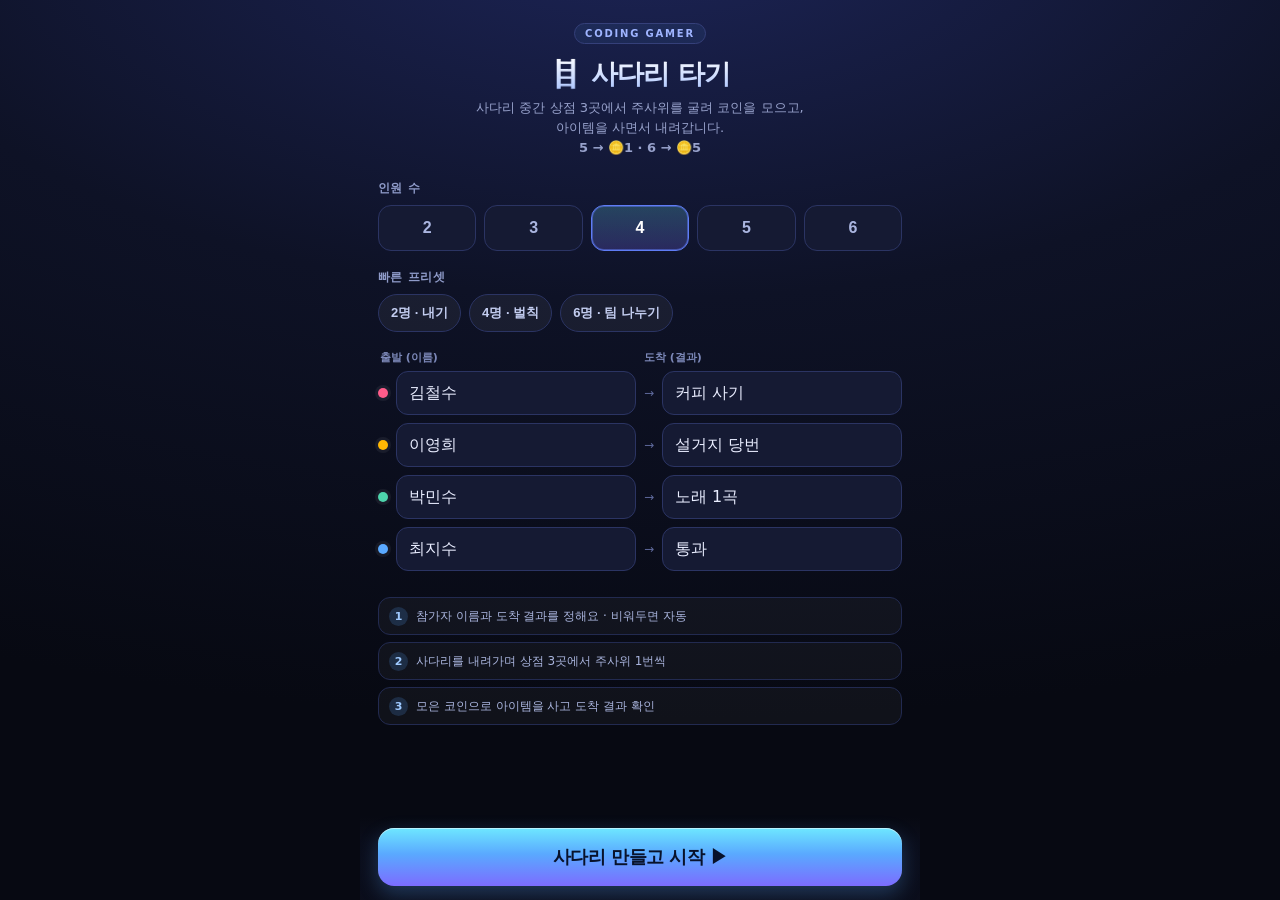
<file: ladder/index.html>
<!doctype html>
<html lang="ko">
<head>
<meta charset="utf-8">
<meta name="viewport" content="width=device-width, initial-scale=1, viewport-fit=cover, maximum-scale=1, user-scalable=no">
<meta name="theme-color" content="#0b0e1c">
<meta name="apple-mobile-web-app-capable" content="yes">
<meta name="apple-mobile-web-app-status-bar-style" content="black-translucent">
<title>사다리 타기 · Coding Gamer</title>
<style>
  :root{
    --bg:#0b0e1c;
    --card:#151a33;
    --card2:#1b2142;
    --line:#2b3463;
    --txt:#e9edff;
    --dim:#98a2cc;
    --gold:#ffd166;
    --mint:#4dd4ac;
    --pink:#ff5c8a;
    --blue:#5aa9ff;
  }
  *{box-sizing:border-box;-webkit-tap-highlight-color:transparent}
  html,body{margin:0;padding:0;height:100%}
  body{
    background:radial-gradient(130% 90% at 50% -10%, #1d2559 0%, #0e1226 48%, #070912 100%);
    color:var(--txt);
    font-family:-apple-system,BlinkMacSystemFont,"Apple SD Gothic Neo","Pretendard","Malgun Gothic",system-ui,sans-serif;
    overscroll-behavior:none;
    -webkit-font-smoothing:antialiased;
  }
  #app{
    position:relative;
    height:100vh;
    height:100dvh;
    width:100%;
    max-width:560px;
    margin:0 auto;
    overflow:hidden;
  }
  .screen{
    position:absolute;inset:0;
    display:none;
    flex-direction:column;
    padding-top:env(safe-area-inset-top);
    padding-bottom:env(safe-area-inset-bottom);
  }
  .screen.on{display:flex}

  /* ---------- 공통 ---------- */
  .badge{
    display:inline-block;
    font-size:10px;letter-spacing:.18em;font-weight:800;
    color:#9fb4ff;
    border:1px solid #35407a;
    border-radius:999px;
    padding:4px 10px;
    background:rgba(90,169,255,.08);
  }
  .primary{
    appearance:none;border:0;
    background:linear-gradient(180deg,#6ee7ff 0%,#5aa9ff 45%,#7c6cff 100%);
    color:#08122b;
    font-weight:900;
    font-size:17px;
    letter-spacing:-.01em;
    border-radius:16px;
    min-height:54px;
    padding:0 18px;
    box-shadow:0 8px 20px rgba(90,169,255,.28), inset 0 1px 0 rgba(255,255,255,.5);
    touch-action:manipulation;
  }
  .primary:active{transform:translateY(1px) scale(.995)}
  .primary:disabled{filter:grayscale(.55) brightness(.8);box-shadow:none;color:#c7d2f5}
  .primary.big{min-height:58px;font-size:18px;width:100%}
  .ghost{
    appearance:none;
    background:rgba(255,255,255,.06);
    color:#cfd8ff;
    border:1px solid var(--line);
    border-radius:15px;
    min-height:48px;
    font-size:15px;font-weight:700;
    padding:0 16px;
    touch-action:manipulation;
  }
  .ghost:active{background:rgba(255,255,255,.11)}
  .ghost.wide{width:100%}
  .icon-btn{
    appearance:none;border:1px solid var(--line);
    background:rgba(255,255,255,.05);
    color:#cfd8ff;
    width:40px;height:40px;border-radius:12px;
    font-size:20px;line-height:1;
    display:flex;align-items:center;justify-content:center;
    touch-action:manipulation;
  }

  /* ---------- 설정 화면 ---------- */
  #screen-setup{overflow-y:auto;-webkit-overflow-scrolling:touch}
  .setup-head{padding:22px 20px 8px;text-align:center;flex:0 0 auto}
  .setup-head h1{
    margin:12px 0 6px;
    font-size:27px;letter-spacing:-.03em;
    background:linear-gradient(180deg,#ffffff,#a9c3ff);
    -webkit-background-clip:text;background-clip:text;color:transparent;
  }
  .setup-head p{margin:0;color:var(--dim);font-size:13px;line-height:1.55}
  .setup-body{padding:14px 18px 8px;display:flex;flex-direction:column;gap:18px;flex:1 0 auto}
  .field > label,.col-title{
    display:block;font-size:12px;font-weight:800;color:#8f9bc9;
    letter-spacing:.04em;margin-bottom:8px;
  }
  .seg{display:flex;gap:8px}
  .seg button{
    flex:1;appearance:none;
    background:var(--card);border:1px solid var(--line);
    color:#aab5e0;font-size:16px;font-weight:800;
    height:46px;border-radius:13px;touch-action:manipulation;
  }
  .seg button.on{
    background:linear-gradient(180deg,rgba(110,231,255,.22),rgba(124,108,255,.24));
    border-color:#5f7cf5;color:#fff;
    box-shadow:0 0 0 1px rgba(95,124,245,.5) inset;
  }
  .chips{display:flex;gap:8px;flex-wrap:wrap}
  .chips button{
    appearance:none;
    background:rgba(255,255,255,.05);
    border:1px solid var(--line);
    color:#c3cdf0;
    font-size:13px;font-weight:700;
    padding:9px 12px;border-radius:999px;
    touch-action:manipulation;
  }
  .chips button:active{background:rgba(255,255,255,.12)}
  .prow-head{display:flex;gap:8px;margin:0 2px 6px;font-size:11px;font-weight:800;color:#7c88b8}
  .prow-head span:first-child{flex:1}
  .prow-head span:last-child{flex:1}
  .prow{display:flex;align-items:center;gap:8px;margin-bottom:8px}
  .prow .dot{width:10px;height:10px;border-radius:50%;flex:0 0 auto;box-shadow:0 0 0 3px rgba(255,255,255,.06)}
  .prow .arw{color:#5d689a;font-size:12px;flex:0 0 auto}
  .prow input{
    flex:1 1 0;min-width:0;
    background:var(--card);
    border:1px solid var(--line);
    color:var(--txt);
    border-radius:12px;
    height:44px;padding:0 12px;
    font-size:16px; /* iOS 확대 방지 */
    font-family:inherit;
  }
  .prow input::placeholder{color:#5b659a}
  .prow input:focus{outline:none;border-color:#5f7cf5;background:#1a2044}
  .hint{color:#6f7aa8;font-size:12px;line-height:1.5;margin:0 2px}
  .howto{display:flex;flex-direction:column;gap:7px;margin:0 0 2px}
  .how{
    display:flex;gap:8px;align-items:center;
    background:rgba(255,255,255,.035);border:1px solid #222a50;
    border-radius:12px;padding:8px 10px;
    font-size:12px;color:#a9b4dd;line-height:1.4;
  }
  .how b{
    flex:0 0 auto;width:19px;height:19px;border-radius:50%;
    background:rgba(90,169,255,.18);color:#9ec9ff;font-size:11px;font-weight:900;
    display:flex;align-items:center;justify-content:center;margin-top:1px;
  }
  .setup-foot{
    flex:0 0 auto;
    padding:12px 18px 14px;
    background:linear-gradient(180deg,rgba(11,14,28,0),rgba(11,14,28,.92) 32%);
    position:sticky;bottom:0;
  }

  /* ---------- 게임 화면 ---------- */
  #screen-game{padding:0}
  .topbar{
    flex:0 0 auto;
    display:flex;align-items:center;gap:10px;
    padding:calc(8px + env(safe-area-inset-top)) 14px 8px;
  }
  .tb-mid{flex:1;min-width:0;text-align:center}
  .tb-label{font-size:10px;font-weight:800;letter-spacing:.12em;color:#7f8bbd}
  .tb-name{
    font-size:16px;font-weight:900;letter-spacing:-.02em;
    white-space:nowrap;overflow:hidden;text-overflow:ellipsis;
  }
  .coin-chip{
    display:flex;align-items:center;gap:5px;
    background:rgba(255,209,102,.1);
    border:1px solid rgba(255,209,102,.35);
    color:var(--gold);
    border-radius:999px;
    padding:7px 12px;
    font-size:15px;font-weight:900;
    min-width:64px;justify-content:center;
  }
  .coin-chip b{font-variant-numeric:tabular-nums}
  .stage{
    position:relative;
    flex:1 1 auto;
    min-height:0;
    margin:2px 6px 0;
    overflow:hidden;
  }
  #ladder{display:block;width:100%;height:100%;touch-action:manipulation}
  .band{fill:rgba(255,196,64,.13);stroke:rgba(255,209,102,.35);stroke-width:1;stroke-dasharray:5 5}
  .rail{stroke:#aebcf5;stroke-width:7;stroke-linecap:round;opacity:.75}
  .rung{stroke:var(--gold);stroke-width:7;stroke-linecap:round;opacity:.92}
  .pname{font-size:13px;font-weight:800;fill:#dfe6ff;text-anchor:middle}
  .pname.done{fill:#7d88b8}
  .rres{font-size:12px;font-weight:700;fill:#a9b6e6;text-anchor:middle}
  .rres.hit{fill:var(--gold)}
  .tok{cursor:pointer}
  .tok-halo{fill:none;stroke:#fff;stroke-width:0;opacity:0}
  .tok.sel .tok-halo{stroke:#fff;stroke-width:2;opacity:.35}
  .tok-body{stroke:rgba(255,255,255,.9);stroke-width:2}
  .tok.sel .tok-body{stroke-width:2.5}
  .tok-num{font-size:11px;font-weight:900;fill:#0b0e1c;text-anchor:middle;pointer-events:none}
  .trail{fill:none;stroke-width:5;stroke-linecap:round;stroke-linejoin:round;opacity:.5}
  .shop-pill{
    position:absolute;right:2px;
    transform:translateY(-50%);
    display:flex;align-items:center;gap:3px;
    font-size:11px;font-weight:900;color:#0b0e1c;
    background:linear-gradient(180deg,#ffe6a3,#ffc94d);
    border-radius:9px;
    padding:4px 7px;
    box-shadow:0 2px 8px rgba(255,201,77,.28);
    pointer-events:none;
  }
  .shop-pill span{font-size:10px}
  .bottom{
    flex:0 0 auto;
    display:flex;gap:10px;align-items:stretch;
    padding:8px 14px calc(12px + env(safe-area-inset-bottom));
  }
  .bottom .primary{flex:1;white-space:nowrap;overflow:hidden;text-overflow:ellipsis}
  .btn-shuffle{
    width:56px;min-height:54px;border-radius:16px;
    appearance:none;background:rgba(255,255,255,.06);
    border:1px solid var(--line);color:#cfd8ff;font-size:20px;
    touch-action:manipulation;
  }
  .btn-shuffle:disabled{opacity:.35}

  /* ---------- 결과 화면 ---------- */
  #screen-result{overflow-y:auto;-webkit-overflow-scrolling:touch}
  .result-list{padding:6px 16px 10px;display:flex;flex-direction:column;gap:9px;flex:1 1 auto}
  .rrow{
    display:flex;align-items:center;gap:10px;
    background:linear-gradient(180deg,rgba(255,255,255,.06),rgba(255,255,255,.02));
    border:1px solid var(--line);
    border-radius:16px;
    padding:12px 13px;
  }
  .rrow .dot{width:11px;height:11px;border-radius:50%;flex:0 0 auto}
  .rmid{flex:1;min-width:0}
  .rname{font-size:14px;font-weight:900;letter-spacing:-.01em;white-space:nowrap;overflow:hidden;text-overflow:ellipsis}
  .ritems{font-size:11px;color:#8b96c6;margin-top:3px;line-height:1.45}
  .rright{text-align:right;flex:0 0 auto;max-width:44%}
  .ranswer{
    font-size:15px;font-weight:900;color:var(--gold);
    word-break:keep-all;line-height:1.25;
  }
  .rcoins{font-size:12px;font-weight:800;color:#c9d2f5;margin-top:3px}

  /* ---------- 모달 ---------- */
  .modal{
    position:fixed;inset:0;z-index:50;
    display:none;
    align-items:flex-end;justify-content:center;
    background:rgba(4,6,16,.66);
    -webkit-backdrop-filter:blur(6px);backdrop-filter:blur(6px);
  }
  .modal.on{display:flex}
  .sheet{
    width:100%;max-width:520px;
    max-height:92%;
    overflow-y:auto;-webkit-overflow-scrolling:touch;
    background:linear-gradient(180deg,#1a2145,#11152c 60%,#0e1224);
    border:1px solid #2c3566;
    border-bottom:0;
    border-radius:24px 24px 0 0;
    padding:8px 18px calc(18px + env(safe-area-inset-bottom));
    box-shadow:0 -12px 40px rgba(0,0,0,.55);
    animation:sheetUp .22s ease-out;
  }
  @keyframes sheetUp{from{transform:translateY(16px);opacity:.6}to{transform:translateY(0);opacity:1}}
  .sheet-grab{width:42px;height:4px;border-radius:99px;background:#3a4479;margin:4px auto 12px}
  .shop-head{text-align:center;margin-bottom:12px}
  .shop-title{font-size:19px;font-weight:900;letter-spacing:-.02em}
  .shop-sub{font-size:12px;color:#8b96c6;margin-top:4px}
  .coinbar{
    display:flex;align-items:center;justify-content:space-between;
    background:rgba(255,209,102,.1);
    border:1px solid rgba(255,209,102,.3);
    border-radius:14px;padding:11px 14px;
    font-size:14px;font-weight:800;color:#ffe3a1;
    margin-bottom:14px;
  }
  .coinbar b{font-size:19px;color:var(--gold);font-variant-numeric:tabular-nums}
  .dice-box{
    display:flex;flex-direction:column;align-items:center;gap:12px;
    padding:6px 0 16px;
  }
  .dice{
    width:82px;height:82px;border-radius:18px;
    background:linear-gradient(180deg,#ffffff,#dfe6ff);
    display:grid;grid-template-columns:repeat(3,1fr);grid-template-rows:repeat(3,1fr);
    padding:11px;gap:4px;
    box-shadow:0 6px 18px rgba(0,0,0,.35), inset 0 -3px 0 rgba(120,140,200,.25);
  }
  .dice span{border-radius:50%;background:transparent;transition:background .06s}
  .dice span.on{background:#161c3a}
  .dice.rolling{animation:diceRoll .5s linear infinite}
  @keyframes diceRoll{0%{transform:rotate(0) scale(1)}50%{transform:rotate(9deg) scale(1.06)}100%{transform:rotate(0) scale(1)}}
  .dice-msg{min-height:20px;font-size:13px;color:#8f9bc9;text-align:center;font-weight:700}
  .dice-msg .good{color:var(--mint);font-size:15px}
  .dice-msg .sad{color:#ffa9a9;font-size:15px}
  .dice-box .primary{width:100%}
  .shop-items-title{
    font-size:12px;font-weight:800;color:#8f9bc9;letter-spacing:.03em;
    margin:6px 0 8px;display:flex;justify-content:space-between;align-items:center;
  }
  .shop-items-title span{font-weight:600;color:#5f6a9c}
  .shop-items{display:flex;flex-direction:column;gap:8px;margin-bottom:14px}
  .item{
    display:flex;align-items:center;gap:10px;
    background:rgba(255,255,255,.045);
    border:1px solid #262e57;
    border-radius:14px;padding:10px 11px;
  }
  .item.owned{border-color:rgba(77,212,172,.45);background:rgba(77,212,172,.08)}
  .item-ic{
    width:38px;height:38px;border-radius:11px;flex:0 0 auto;
    display:flex;align-items:center;justify-content:center;
    font-size:19px;background:rgba(255,255,255,.07);
  }
  .item-mid{flex:1;min-width:0}
  .item-name{font-size:14px;font-weight:800;white-space:nowrap;overflow:hidden;text-overflow:ellipsis}
  .item-note{font-size:11px;color:#7b86b6;margin-top:2px}
  .buy{
    appearance:none;border:1px solid #3a4a90;
    background:linear-gradient(180deg,rgba(90,169,255,.28),rgba(124,108,255,.28));
    color:#e9efff;font-weight:900;font-size:13px;
    border-radius:11px;padding:9px 12px;min-width:74px;
    touch-action:manipulation;
  }
  .buy:active{transform:translateY(1px)}
  .buy:disabled{opacity:.45}
  .buy.off{border-color:#2a3161;background:rgba(255,255,255,.04);color:#7d87b5}
  .buy.done{border-color:rgba(77,212,172,.5);background:rgba(77,212,172,.16);color:#8bf0cd}
  .ghost:disabled{opacity:.5}

  /* 결과 모달 */
  .res-emoji{text-align:center;font-size:44px;line-height:1;margin:6px 0 10px}
  .res-name{text-align:center;font-size:14px;color:#a3aed8;font-weight:700}
  .res-answer{
    text-align:center;font-size:26px;font-weight:900;letter-spacing:-.03em;
    color:var(--gold);margin:6px 0 16px;word-break:keep-all;line-height:1.25;
  }
  .res-stats{
    display:flex;gap:8px;margin-bottom:12px;
  }
  .stat{
    flex:1;text-align:center;
    background:rgba(255,255,255,.05);border:1px solid #262e57;
    border-radius:14px;padding:10px 6px;
  }
  .stat b{display:block;font-size:18px;font-variant-numeric:tabular-nums}
  .stat span{font-size:11px;color:#8b96c6;font-weight:700}
  .inv-wrap{display:flex;flex-wrap:wrap;gap:6px;margin-bottom:16px;justify-content:center}
  .inv{
    font-size:12px;font-weight:700;color:#cfe6ff;
    background:rgba(90,169,255,.13);
    border:1px solid #32407a;
    border-radius:999px;padding:6px 10px;
  }
  .inv.empty{color:#7d87b5;background:rgba(255,255,255,.04);border-color:#262e57}
  .sheet .primary + .ghost{margin-top:8px}
  .res-total{
    text-align:center;font-size:13px;color:#9aa5d3;font-weight:700;
    margin:0 0 4px;
  }
</style>
</head>
<body>
<div id="app">

  <!-- ============ 설정 ============ -->
  <section id="screen-setup" class="screen on">
    <div class="setup-head">
      <div class="badge">CODING GAMER</div>
      <h1>🪜 사다리 타기</h1>
      <p>사다리 중간 상점 3곳에서 주사위를 굴려 코인을 모으고,<br>아이템을 사면서 내려갑니다.<br><b>5 → 🪙1 · 6 → 🪙5</b></p>
    </div>
    <div class="setup-body">
      <div class="field">
        <label>인원 수</label>
        <div class="seg" id="seg-count"></div>
      </div>
      <div class="field">
        <label>빠른 프리셋</label>
        <div class="chips" id="presets"></div>
      </div>
      <div class="field">
        <div class="prow-head"><span>출발 (이름)</span><span>도착 (결과)</span></div>
        <div id="rows"></div>
      </div>
      <div class="howto">
        <div class="how"><b>1</b><span>참가자 이름과 도착 결과를 정해요 · 비워두면 자동</span></div>
        <div class="how"><b>2</b><span>사다리를 내려가며 상점 3곳에서 주사위 1번씩</span></div>
        <div class="how"><b>3</b><span>모은 코인으로 아이템을 사고 도착 결과 확인</span></div>
      </div>
    </div>
    <div class="setup-foot">
      <button id="btn-start" class="primary big">사다리 만들고 시작 ▶</button>
    </div>
  </section>

  <!-- ============ 게임 ============ -->
  <section id="screen-game" class="screen">
    <div class="topbar">
      <button class="icon-btn" id="btn-back" aria-label="설정으로 돌아가기">‹</button>
      <div class="tb-mid">
        <div class="tb-label">현재 차례</div>
        <div class="tb-name" id="tb-name">-</div>
      </div>
      <div class="coin-chip"><span>🪙</span><b id="tb-coins">0</b></div>
    </div>
    <div class="stage" id="stage">
      <svg id="ladder" xmlns="http://www.w3.org/2000/svg" aria-label="사다리"></svg>
    </div>
    <div class="bottom">
      <button class="btn-shuffle" id="btn-shuffle" aria-label="사다리 다시 섞기">🔀</button>
      <button class="primary" id="btn-walk">▶ 출발!</button>
    </div>
  </section>

  <!-- ============ 최종 결과 ============ -->
  <section id="screen-result" class="screen">
    <div class="setup-head">
      <div class="badge">CODING GAMER</div>
      <h1>🏁 최종 결과</h1>
      <p class="res-total" id="res-total"></p>
    </div>
    <div class="result-list" id="result-list"></div>
    <div class="setup-foot">
      <button id="btn-again" class="primary big">🔄 다시 하기</button>
      <button id="btn-new" class="ghost wide" style="margin-top:8px">참가자 · 결과 다시 설정</button>
    </div>
  </section>

</div>

<div class="modal" id="modal"><div class="sheet" id="sheet"></div></div>

<script>
(function(){
  'use strict';

  /* ---------------- 기본 데이터 ---------------- */
  var COLORS = ['#ff5c8a','#ffb703','#4dd4ac','#5aa9ff','#b585ff','#ff8a4d'];
  var ITEMS = [
    {id:'A', emoji:'🎁', name:'임시 아이템 A', price:1, note:'효과 추후 설정'},
    {id:'B', emoji:'✨', name:'임시 아이템 B', price:3, note:'효과 추후 설정'},
    {id:'C', emoji:'🏆', name:'임시 아이템 C', price:5, note:'효과 추후 설정'}
  ];
  var PRESETS = [
    {label:'2명 · 내기', names:['나','너'], results:['커피 사기','통과']},
    {label:'4명 · 벌칙', names:['김철수','이영희','박민수','최지수'], results:['커피 사기','설거지 당번','노래 1곡','통과']},
    {label:'6명 · 팀 나누기', names:['A','B','C','D','E','F'], results:['1조','2조','1조','2조','1조','2조']}
  ];
  var LEVELS = 12;
  var SHOP_LEVELS = [3, 6, 9];

  var S = {
    count: 4,
    names: [],
    results: [],
    players: [],
    rungs: [],
    selected: 0,
    geom: null,
    shop: null,
    locked: false
  };

  function $(id){ return document.getElementById(id); }
  function esc(s){
    return String(s).replace(/[&<>"']/g, function(c){
      return ({'&':'&amp;','<':'&lt;','>':'&gt;','"':'&quot;',"'":'&#39;'})[c];
    });
  }
  function chars(s){ return Array.from(String(s)); }
  function fit(s, max){
    var a = chars(s);
    if(a.length <= max) return s;
    return a.slice(0, Math.max(1, max-1)).join('') + '…';
  }
  function wrap2(s, max){
    var a = chars(s);
    if(a.length <= max) return [s];
    var l1 = a.slice(0, max).join('');
    var l2 = a.slice(max, max*2).join('');
    if(a.length > max*2) l2 = chars(l2).slice(0, Math.max(1,max-1)).join('') + '…';
    return [l1, l2];
  }

  /* ---------------- 설정 화면 ---------------- */
  function initSeg(){
    var box = $('seg-count');
    box.innerHTML = '';
    for(var n = 2; n <= 6; n++){
      (function(n){
        var b = document.createElement('button');
        b.type = 'button';
        b.textContent = n;
        b.dataset.n = n;
        if(n === S.count) b.className = 'on';
        b.addEventListener('click', function(){ setCount(n); });
        box.appendChild(b);
      })(n);
    }
  }
  function initPresets(){
    var box = $('presets');
    box.innerHTML = '';
    PRESETS.forEach(function(p, i){
      var b = document.createElement('button');
      b.type = 'button';
      b.textContent = p.label;
      b.addEventListener('click', function(){ applyPreset(i); });
      box.appendChild(b);
    });
  }
  function setCount(n){
    S.count = n;
    while(S.names.length < n) S.names.push('');
    while(S.results.length < n) S.results.push('');
    S.names.length = n;
    S.results.length = n;
    initSeg();
    renderRows();
  }
  function applyPreset(i){
    var p = PRESETS[i];
    S.count = p.names.length;
    S.names = p.names.slice();
    S.results = p.results.slice();
    initSeg();
    renderRows();
  }
  function renderRows(){
    var box = $('rows');
    var html = '';
    for(var i = 0; i < S.count; i++){
      html += '<div class="prow">'
        + '<span class="dot" style="background:' + COLORS[i] + '"></span>'
        + '<input class="in-name" data-i="' + i + '" maxlength="12" placeholder="참가자 ' + (i+1) + '" value="' + esc(S.names[i] || '') + '">'
        + '<span class="arw">→</span>'
        + '<input class="in-res" data-i="' + i + '" maxlength="16" placeholder="결과 ' + (i+1) + '" value="' + esc(S.results[i] || '') + '">'
        + '</div>';
    }
    box.innerHTML = html;
    Array.prototype.forEach.call(box.querySelectorAll('.in-name'), function(inp){
      inp.addEventListener('input', function(){
        S.names[+inp.dataset.i] = inp.value;
      });
    });
    Array.prototype.forEach.call(box.querySelectorAll('.in-res'), function(inp){
      inp.addEventListener('input', function(){
        S.results[+inp.dataset.i] = inp.value;
      });
    });
  }

  /* ---------------- 사다리 생성 ---------------- */
  function shuffle(a){
    for(var i = a.length - 1; i > 0; i--){
      var j = Math.floor(Math.random() * (i + 1));
      var t = a[i]; a[i] = a[j]; a[j] = t;
    }
    return a;
  }
  function makeRungs(n, levels){
    var out = [];
    for(var l = 0; l < levels; l++){
      var pairs = [];
      for(var c = 0; c < n - 1; c++) pairs.push(c);
      shuffle(pairs);
      var used = [];
      for(var k = 0; k < n; k++) used.push(false);
      var row = [];
      for(var p = 0; p < pairs.length; p++){
        var a = pairs[p];
        if(used[a] || used[a+1]) continue;
        if(Math.random() < 0.62){
          used[a] = true; used[a+1] = true;
          row.push({a:a, b:a+1});
        }
      }
      row.sort(function(x, y){ return x.a - y.a; });
      out.push(row);
    }
    return out;
  }
  function rungAt(l, c){
    var row = S.rungs[l] || [];
    for(var i = 0; i < row.length; i++){
      if(row[i].a === c || row[i].b === c) return row[i];
    }
    return null;
  }
  function buildPath(startCol){
    var g = S.geom;
    var c = startCol;
    var pts = [{x:g.x(c), y:g.tokenY, level:-1}];
    for(var l = 0; l < LEVELS; l++){
      var y = g.yLevel(l);
      var r = rungAt(l, c);
      if(r){
        pts.push({x:g.x(c), y:y, level:l});
        c = (r.a === c) ? r.b : r.a;
        pts.push({x:g.x(c), y:y, level:l});
      } else {
        pts.push({x:g.x(c), y:y, level:l});
      }
    }
    pts.push({x:g.x(c), y:g.yBot, level:LEVELS});
    return {pts:pts, endCol:c};
  }

  /* ---------------- 레이아웃 & 그리기 ---------------- */
  function layout(){
    var stage = $('stage');
    var W = Math.max(240, stage.clientWidth || 360);
    var H = Math.max(300, stage.clientHeight || 480);
    var n = S.count;
    var padL = 30, padR = 54;
    var usable = Math.max(40, W - padL - padR);
    var colW = n > 1 ? usable / (n - 1) : usable;
    var yTop = 58;
    var yBot = H - 64;
    var gap = Math.max(16, (yBot - yTop) / (LEVELS + 1));
    S.geom = {
      W:W, H:H, n:n, padL:padL, padR:padR, colW:colW,
      nameY:20, tokenY:44, yTop:yTop, yBot:yBot, gap:gap,
      x:function(c){ return padL + colW * c; },
      yLevel:function(l){ return yTop + gap * (l + 1); }
    };
  }

  function draw(){
    var g = S.geom;
    var svg = $('ladder');
    svg.setAttribute('viewBox', '0 0 ' + g.W + ' ' + g.H);
    var nameMax = Math.max(2, Math.floor(g.colW / 13));
    var resMax = Math.max(2, Math.floor(g.colW / 11.5));
    var h = '';

    /* 상점 구간 */
    for(var i = 0; i < SHOP_LEVELS.length; i++){
      var y = g.yLevel(SHOP_LEVELS[i]);
      h += '<rect class="band" x="0" y="' + (y - 15) + '" width="' + g.W + '" height="30" rx="9"></rect>';
    }

    /* 세로 기둥 */
    for(var c = 0; c < g.n; c++){
      h += '<line class="rail" x1="' + g.x(c) + '" y1="' + g.yTop + '" x2="' + g.x(c) + '" y2="' + g.yBot + '"></line>';
    }

    /* 가로줄 */
    for(var l = 0; l < LEVELS; l++){
      var yy = g.yLevel(l);
      var row = S.rungs[l] || [];
      for(var r = 0; r < row.length; r++){
        h += '<line class="rung" x1="' + g.x(row[r].a) + '" y1="' + yy + '" x2="' + g.x(row[r].b) + '" y2="' + yy + '"></line>';
      }
    }

    /* 이동 자취 */
    h += '<g id="trails"></g>';

    /* 이름 / 결과 */
    for(var p = 0; p < g.n; p++){
      var nm = S.players[p] ? S.players[p].name : S.names[p];
      var done = S.players[p] && S.players[p].finished;
      h += '<text class="pname' + (done ? ' done' : '') + '" x="' + g.x(p) + '" y="' + g.nameY + '">' + esc(fit(nm || '', nameMax)) + '</text>';

      var rs = S.results[p] || '';
      var lines = wrap2(rs, resMax);
      var hit = done && S.players[p].endCol === p;
      var y1 = lines.length > 1 ? g.H - 40 : g.H - 28;
      for(var li = 0; li < lines.length; li++){
        h += '<text class="rres' + (hit ? ' hit' : '') + '" x="' + g.x(p) + '" y="' + (y1 + li * 16) + '">' + esc(lines[li]) + '</text>';
      }
    }

    /* 말 */
    h += '<g id="tokens"></g>';

    svg.innerHTML = h;

    /* 상점 표시 */
    var stage = $('stage');
    Array.prototype.forEach.call(stage.querySelectorAll('.shop-pill'), function(el){ el.remove(); });
    for(var s = 0; s < SHOP_LEVELS.length; s++){
      var pill = document.createElement('div');
      pill.className = 'shop-pill';
      pill.style.top = g.yLevel(SHOP_LEVELS[s]) + 'px';
      pill.innerHTML = '🏪<span>' + (s + 1) + '</span>';
      stage.appendChild(pill);
    }

    renderTokens();
    redrawTrails();
  }

  function renderTokens(){
    var g = S.geom;
    var box = document.getElementById('tokens');
    if(!box) return;
    var h = '';
    for(var i = 0; i < S.players.length; i++){
      var p = S.players[i];
      var pos = p.pos || {x:g.x(i), y:g.tokenY};
      h += '<g class="tok' + (S.selected === i && !p.finished ? ' sel' : '') + '" data-i="' + i + '" transform="translate(' + pos.x.toFixed(1) + ',' + pos.y.toFixed(1) + ')">'
        + '<circle class="tok-halo" r="17"></circle>'
        + '<circle class="tok-body" r="12" fill="' + p.color + '"></circle>'
        + '<text class="tok-num" y="4">' + (i + 1) + '</text>'
        + '</g>';
    }
    box.innerHTML = h;
  }

  function tokenEl(i){
    return document.querySelector('.tok[data-i="' + i + '"]');
  }
  function setTokenPos(i, x, y){
    var el = tokenEl(i);
    if(el) el.setAttribute('transform', 'translate(' + x.toFixed(1) + ',' + y.toFixed(1) + ')');
    if(S.players[i]) S.players[i].pos = {x:x, y:y};
  }

  function redrawTrails(){
    var box = document.getElementById('trails');
    if(!box) return;
    box.innerHTML = '';
    for(var i = 0; i < S.players.length; i++){
      var t = S.players[i].trail;
      if(!t || t.length < 2) continue;
      var pts = t.map(function(p){ return p.x.toFixed(1) + ',' + p.y.toFixed(1); }).join(' ');
      var pl = document.createElementNS('http://www.w3.org/2000/svg', 'polyline');
      pl.setAttribute('class', 'trail');
      pl.setAttribute('points', pts);
      pl.setAttribute('stroke', S.players[i].color);
      box.appendChild(pl);
    }
  }

  /* ---------------- 걷기 애니메이션 ---------------- */
  var walk = null;
  var raf = null;
  var lastTs = 0;

  function startWalk(pi){
    var p = S.players[pi];
    if(p.finished) return;
    var path = buildPath(i0(pi));
    p.path = path.pts;
    p.endCol = path.endCol;
    p.trail = [{x:path.pts[0].x, y:path.pts[0].y}];
    walk = {pi:pi, pts:path.pts, si:0, off:0, speed:230, paused:false, done:false};
    S.selected = pi;
    S.locked = true;
    $('btn-walk').disabled = true;
    $('btn-shuffle').disabled = true;
    updateTopbar();
    redrawTrails();
    lastTs = 0;
    if(!raf) raf = requestAnimationFrame(tick);
  }
  function i0(pi){ return S.players[pi].startCol; }

  function tick(ts){
    raf = requestAnimationFrame(tick);
    if(!walk || walk.paused || walk.done){ lastTs = ts; return; }
    if(!lastTs){ lastTs = ts; return; }
    var dt = Math.min(0.05, (ts - lastTs) / 1000);
    lastTs = ts;
    var remain = walk.speed * dt;
    var pts = walk.pts;
    var moved = false;

    while(remain > 0 && walk.si < pts.length - 1){
      var a = pts[walk.si], b = pts[walk.si + 1];
      var len = Math.hypot(b.x - a.x, b.y - a.y) || 0.0001;
      var left = len - walk.off;
      if(remain < left){
        walk.off += remain;
        remain = 0;
        moved = true;
        break;
      }
      remain -= left;
      walk.si++;
      walk.off = 0;
      moved = true;
      var pt = pts[walk.si];
      S.players[walk.pi].trail.push({x:pt.x, y:pt.y});

      if(isShopStop(walk.si)){
        var shopIdx = SHOP_LEVELS.indexOf(pt.level);
        var pl = S.players[walk.pi];
        if(shopIdx >= 0 && !pl.shops[shopIdx].visited){
          pl.shops[shopIdx].visited = true;
          walk.paused = true;
          walk.off = 0;
          var cur = curPos();
          setTokenPos(walk.pi, cur.x, cur.y);
          redrawTrails();
          showShop(walk.pi, shopIdx);
          return;
        }
      }
    }

    if(moved){
      var c = curPos();
      setTokenPos(walk.pi, c.x, c.y);
      redrawTrails();
    }
    if(walk.si >= pts.length - 1){
      finishWalk();
    }
  }

  function isShopStop(i){
    var pts = walk.pts;
    var p = pts[i];
    if(SHOP_LEVELS.indexOf(p.level) < 0) return false;
    var next = pts[i + 1];
    return !next || next.level !== p.level;
  }

  function curPos(){
    var pts = walk.pts;
    var a = pts[walk.si];
    var b = pts[walk.si + 1];
    if(!b) return {x:a.x, y:a.y};
    var len = Math.hypot(b.x - a.x, b.y - a.y) || 0.0001;
    var t = Math.min(1, walk.off / len);
    return {x:a.x + (b.x - a.x) * t, y:a.y + (b.y - a.y) * t};
  }

  function finishWalk(){
    if(!walk) return;
    var pi = walk.pi;
    walk.done = true;
    var p = S.players[pi];
    p.finished = true;
    p.result = S.results[p.endCol] || '';
    var g = S.geom;
    setTokenPos(pi, g.x(p.endCol), g.yBot);
    var el = tokenEl(pi);
    if(el) el.classList.remove('sel');
    redrawTrails();
    updateTopbar();
    showPlayerResult(pi);
  }

  function abortWalk(){
    if(walk){ walk.done = true; walk.paused = false; }
    walk = null;
    S.locked = false;
  }

  /* ---------------- 상점 모달 ---------------- */
  function showShop(pi, si){
    S.shop = {pi:pi, si:si};
    var p = S.players[pi];
    var st = p.shops[si];
    var sheet = $('sheet');
    sheet.innerHTML = ''
      + '<div class="sheet-grab"></div>'
      + '<div class="shop-head">'
      + '  <div class="shop-title">🏪 상점 ' + (si + 1) + ' / 3</div>'
      + '  <div class="shop-sub">' + esc(p.name) + ' · 사다리 중간 ' + (si + 1) + '번째 상점</div>'
      + '</div>'
      + '<div class="coinbar"><span>🪙 보유 코인</span><b id="m-coins">' + p.coins + '</b></div>'
      + '<div class="dice-box">'
      + '  <div class="dice" id="dice">' + '<span></span>'.repeat(9) + '</div>'
      + '  <button class="primary" id="btn-roll">🎲 주사위 굴리기</button>'
      + '  <div class="dice-msg" id="dice-msg">상점마다 1번! 5 → 🪙1 · 6 → 🪙5</div>'
      + '</div>'
      + '<div class="shop-items-title">상점 아이템 <span>테스트 슬롯 · 효과 추후 설정</span></div>'
      + '<div class="shop-items" id="shop-items"></div>'
      + '<button class="ghost wide" id="btn-resume">⬇ 계속 내려가기</button>';

    setDice(st.rolled ? st.value : 1);
    if(st.rolled){
      var rb = $('btn-roll');
      rb.disabled = true;
      rb.textContent = '✔ 굴림 완료';
      showDiceMessage(st.value, st.gain);
    }
    $('btn-roll').addEventListener('click', rollDice);
    $('btn-resume').addEventListener('click', resumeWalk);
    renderShopItems();
    $('modal').classList.add('on');
  }

  function setDice(v){
    var d = $('dice');
    if(!d) return;
    var map = {1:[4], 2:[0,8], 3:[0,4,8], 4:[0,2,6,8], 5:[0,2,4,6,8], 6:[0,2,3,5,6,8]};
    var on = map[v] || [];
    var kids = d.children;
    for(var i = 0; i < kids.length; i++){
      if(on.indexOf(i) >= 0) kids[i].classList.add('on');
      else kids[i].classList.remove('on');
    }
  }

  function showDiceMessage(v, gain){
    var msg = $('dice-msg');
    if(!msg) return;
    if(v === 5) msg.innerHTML = '<b class="good">🎉 5! 코인 1개 획득</b>';
    else if(v === 6) msg.innerHTML = '<b class="good">🎉 6! 코인 5개 획득</b>';
    else msg.innerHTML = '<b class="sad">😅 ' + v + ' · 이번엔 코인 없음</b>';
  }

  function rollDice(){
    var pi = S.shop.pi, si = S.shop.si;
    var p = S.players[pi], st = p.shops[si];
    if(st.rolled) return;
    var btn = $('btn-roll');
    var dice = $('dice');
    var msg = $('dice-msg');
    var rbtn = $('btn-resume');
    btn.disabled = true;
    if(rbtn) rbtn.disabled = true;
    btn.textContent = '굴리는 중…';
    dice.classList.add('rolling');
    msg.textContent = '';
    var n = 0;
    var iv = setInterval(function(){
      setDice(1 + Math.floor(Math.random() * 6));
      n++;
      if(n >= 12){
        clearInterval(iv);
        var v = 1 + Math.floor(Math.random() * 6);
        setDice(v);
        dice.classList.remove('rolling');
        st.rolled = true;
        st.value = v;
        st.gain = (v === 5) ? 1 : (v === 6) ? 5 : 0;
        p.coins += st.gain;
        btn.textContent = '✔ 굴림 완료';
        var mc = $('m-coins');
        if(mc) mc.textContent = p.coins;
        var rr = $('btn-resume');
        if(rr) rr.disabled = false;
        updateTopbar();
        showDiceMessage(v, st.gain);
        renderShopItems();
      }
    }, 70);
  }

  function renderShopItems(){
    var pi = S.shop.pi, si = S.shop.si;
    var p = S.players[pi], st = p.shops[si];
    var box = $('shop-items');
    if(!box) return;
    var html = '';
    for(var i = 0; i < ITEMS.length; i++){
      var it = ITEMS[i];
      var owned = st.bought.indexOf(it.id) >= 0;
      var afford = p.coins >= it.price;
      var cls = owned ? 'buy done' : (afford ? 'buy' : 'buy off');
      var label = owned ? '구매 완료' : ('🪙 ' + it.price);
      html += '<div class="item' + (owned ? ' owned' : '') + '">'
        + '<div class="item-ic">' + it.emoji + '</div>'
        + '<div class="item-mid"><div class="item-name">' + esc(it.name) + '</div>'
        + '<div class="item-note">' + esc(it.note) + '</div></div>'
        + '<button class="' + cls + '" data-item="' + it.id + '"' + (owned || !afford ? ' disabled' : '') + '>' + label + '</button>'
        + '</div>';
    }
    box.innerHTML = html;
    Array.prototype.forEach.call(box.querySelectorAll('button[data-item]'), function(b){
      b.addEventListener('click', function(){ buyItem(b.dataset.item); });
    });
  }

  function buyItem(itemId){
    var pi = S.shop.pi, si = S.shop.si;
    var p = S.players[pi], st = p.shops[si];
    var it = null;
    for(var i = 0; i < ITEMS.length; i++) if(ITEMS[i].id === itemId) it = ITEMS[i];
    if(!it) return;
    if(st.bought.indexOf(itemId) >= 0) return;
    if(p.coins < it.price) return;
    p.coins -= it.price;
    st.bought.push(itemId);
    p.items.push(itemId);
    var mc2 = $('m-coins');
    if(mc2) mc2.textContent = p.coins;
    updateTopbar();
    renderShopItems();
  }

  function resumeWalk(){
    closeModal();
    if(walk){
      walk.paused = false;
      lastTs = 0;
      if(!raf) raf = requestAnimationFrame(tick);
    }
  }

  /* ---------------- 결과 ---------------- */
  function itemChips(list){
    if(!list.length) return '<span class="inv empty">구매한 아이템 없음</span>';
    var counts = {};
    list.forEach(function(id){ counts[id] = (counts[id] || 0) + 1; });
    var out = '';
    for(var i = 0; i < ITEMS.length; i++){
      var it = ITEMS[i];
      if(!counts[it.id]) continue;
      out += '<span class="inv">' + it.emoji + ' ' + esc(it.name) + (counts[it.id] > 1 ? ' ×' + counts[it.id] : '') + '</span>';
    }
    return out;
  }

  function showPlayerResult(pi){
    var p = S.players[pi];
    var remain = S.players.filter(function(x){ return !x.finished; }).length;
    var sheet = $('sheet');
    sheet.innerHTML = ''
      + '<div class="sheet-grab"></div>'
      + '<div class="res-emoji">🏁</div>'
      + '<div class="res-name">' + esc(p.name) + ' 도착!</div>'
      + '<div class="res-answer">' + esc(p.result) + '</div>'
      + '<div class="res-stats">'
      + '  <div class="stat"><b id="r-coins">' + p.coins + '</b><span>획득 코인</span></div>'
      + '  <div class="stat"><b>' + p.items.length + '</b><span>보유 아이템</span></div>'
      + '</div>'
      + '<div class="inv-wrap">' + itemChips(p.items) + '</div>'
      + (remain > 0
          ? '<button class="primary big" id="btn-next">다음 사람 ▶ (' + remain + '명 남음)</button>'
            + '<button class="ghost wide" id="btn-final">여기서 결과 보기</button>'
          : '<button class="primary big" id="btn-final">🏁 최종 결과 보기</button>');
    $('modal').classList.add('on');
    if(remain > 0) $('btn-next').addEventListener('click', function(){ startNext(pi); });
    $('btn-final').addEventListener('click', function(){ closeModal(); showFinal(); });
  }

  function startNext(fromPi){
    var n = S.players.length;
    var next = -1;
    for(var k = 1; k <= n; k++){
      var i = (fromPi + k) % n;
      if(!S.players[i].finished){ next = i; break; }
    }
    if(next < 0){ closeModal(); showFinal(); return; }
    closeModal();
    S.selected = next;
    updateTopbar();
    startWalk(next);
  }

  function closeModal(){
    $('modal').classList.remove('on');
  }

  function showFinal(){
    S.locked = false;
    var totalCoins = 0, totalItems = 0;
    S.players.forEach(function(p){ totalCoins += p.coins; totalItems += p.items.length; });
    $('res-total').innerHTML = '획득 코인 총합 <b style="color:var(--gold)">🪙 ' + totalCoins + '</b> · 아이템 ' + totalItems + '개';
    var html = '';
    S.players.forEach(function(p, i){
      html += '<div class="rrow">'
        + '<span class="dot" style="background:' + p.color + '"></span>'
        + '<div class="rmid"><div class="rname">' + esc(p.name) + '</div>'
        + '<div class="ritems">' + (p.items.length ? esc(p.items.map(function(id){
            for(var x = 0; x < ITEMS.length; x++) if(ITEMS[x].id === id) return ITEMS[x].emoji + ' ' + ITEMS[x].name;
            return id;
          }).join(' · ')) : '아이템 없음') + '</div></div>'
        + '<div class="rright"><div class="ranswer">' + esc(p.result || '미도착') + '</div>'
        + '<div class="rcoins">🪙 ' + p.coins + ' · 🎁 ' + p.items.length + '</div></div>'
        + '</div>';
    });
    $('result-list').innerHTML = html;
    showScreen('result');
  }

  /* ---------------- 화면 전환 / 시작 ---------------- */
  function showScreen(name){
    ['setup', 'game', 'result'].forEach(function(s){
      $('screen-' + s).classList.toggle('on', s === name);
    });
  }

  function updateTopbar(){
    var p = S.players[S.selected];
    if(!p) return;
    $('tb-name').textContent = p.name;
    $('tb-coins').textContent = p.coins;
    var btn = $('btn-walk');
    btn.textContent = '▶ ' + p.name + ' 출발!';
    btn.disabled = !!walk && !walk.done;
  }

  function newGame(){
    /* 이름/결과 확정 */
    var names = [], results = [];
    for(var i = 0; i < S.count; i++){
      var nm = (S.names[i] || '').trim();
      var rs = (S.results[i] || '').trim();
      names.push(nm || ('참가자 ' + (i + 1)));
      results.push(rs || ('결과 ' + (i + 1)));
    }
    S.names = names;
    S.results = results;

    S.players = names.map(function(nm, i){
      return {
        name:nm,
        color:COLORS[i],
        startCol:i,
        endCol:null,
        coins:0,
        items:[],
        finished:false,
        result:null,
        pos:null,
        trail:[],
        shops:SHOP_LEVELS.map(function(){ return {visited:false, rolled:false, value:null, gain:0, bought:[]}; })
      };
    });
    S.selected = 0;
    S.rungs = makeRungs(S.count, LEVELS);
    abortWalk();
    S.locked = false;

    showScreen('game');
    requestAnimationFrame(function(){
      layout();
      S.players.forEach(function(p, i){
        p.pos = {x:S.geom.x(i), y:S.geom.tokenY};
      });
      draw();
      updateTopbar();
      $('btn-shuffle').disabled = false;
    });
  }

  function resetRound(){
    S.players.forEach(function(p, i){
      p.coins = 0;
      p.items = [];
      p.finished = false;
      p.result = null;
      p.endCol = null;
      p.trail = [];
      p.shops = SHOP_LEVELS.map(function(){ return {visited:false, rolled:false, value:null, gain:0, bought:[]}; });
      p.pos = {x:S.geom.x(i), y:S.geom.tokenY};
    });
    S.selected = 0;
    S.rungs = makeRungs(S.count, LEVELS);
    abortWalk();
    showScreen('game');
    requestAnimationFrame(function(){
      layout();
      S.players.forEach(function(p, i){
        p.pos = {x:S.geom.x(i), y:S.geom.tokenY};
      });
      draw();
      updateTopbar();
      $('btn-shuffle').disabled = false;
    });
  }

  /* ---------------- 이벤트 ---------------- */
  $('btn-start').addEventListener('click', newGame);
  $('btn-again').addEventListener('click', resetRound);
  $('btn-new').addEventListener('click', function(){
    abortWalk();
    showScreen('setup');
    setCount(S.count);
  });

  $('btn-walk').addEventListener('click', function(){
    if(walk && !walk.done) return;
    var p = S.players[S.selected];
    if(!p || p.finished){
      var n = S.players.length;
      var found = -1;
      for(var k = 0; k < n; k++){
        var i = (S.selected + k) % n;
        if(!S.players[i].finished){ found = i; break; }
      }
      if(found < 0) return;
      S.selected = found;
      updateTopbar();
    }
    startWalk(S.selected);
  });

  $('btn-shuffle').addEventListener('click', function(){
    if(walk && !walk.done) return;
    var anyStarted = S.players.some(function(p){ return p.finished || p.shops.some(function(s){ return s.visited; }); });
    if(anyStarted) return;
    S.rungs = makeRungs(S.count, LEVELS);
    draw();
  });

  $('btn-back').addEventListener('click', function(){
    if(window.confirm('사다리를 나가고 설정 화면으로 돌아갈까요?\n진행 중인 판은 사라집니다.')){
      abortWalk();
      closeModal();
      showScreen('setup');
      setCount(S.count);
    }
  });

  $('ladder').addEventListener('click', function(e){
    if(walk && !walk.done) return;
    var t = e.target;
    while(t && t !== this){
      if(t.classList && t.classList.contains('tok')){
        var i = +t.dataset.i;
        if(S.players[i] && !S.players[i].finished){
          S.selected = i;
          updateTopbar();
          renderTokens();
        }
        return;
      }
      t = t.parentNode;
    }
  });

  window.addEventListener('resize', function(){
    if(!$('screen-game').classList.contains('on')) return;
    if(walk && !walk.done) return; /* 진행 중에는 다시 그리지 않음 */
    layout();
    S.players.forEach(function(p, i){
      if(p.finished && p.endCol !== null) p.pos = {x:S.geom.x(p.endCol), y:S.geom.yBot};
      else if(!p.trail.length) p.pos = {x:S.geom.x(i), y:S.geom.tokenY};
    });
    draw();
  });

  window.addEventListener('orientationchange', function(){
    setTimeout(function(){
      window.dispatchEvent(new Event('resize'));
    }, 250);
  });

  /* ---------------- 초기화 ---------------- */
  initPresets();
  applyPreset(1);
  setCount(4);
})();
</script>
</body>
</html>
</file>
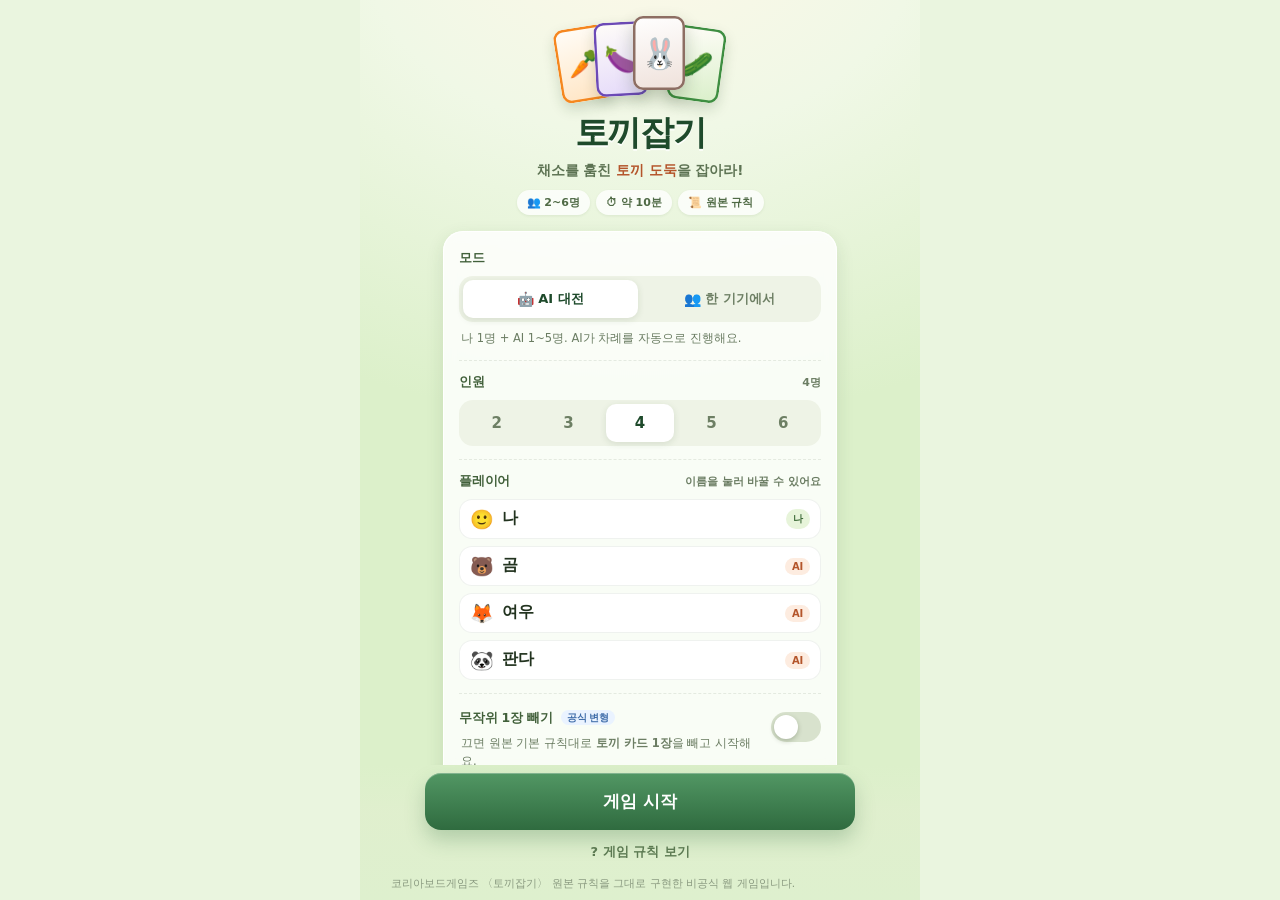
<file: rabbit/index.html>
<!DOCTYPE html>
<html lang="ko">
<head>
<meta charset="utf-8">
<meta name="viewport" content="width=device-width,initial-scale=1,maximum-scale=1,user-scalable=no,viewport-fit=cover">
<meta name="theme-color" content="#e9f5dd">
<meta name="apple-mobile-web-app-capable" content="yes">
<meta name="apple-mobile-web-app-title" content="토끼잡기">
<meta name="description" content="코리아보드게임즈 〈토끼잡기〉 원본 규칙 그대로 즐기는 모바일 웹 카드게임">
<title>🐰 토끼잡기 — 웹 카드게임</title>
<link rel="stylesheet" href="style.css?v=20261122e">
</head>
<body>
<div id="app">

  <!-- ============ 시작 화면 ============ -->
  <section id="scr-start" class="screen active">
    <div class="start-scroll">
    <div class="start">
      <div class="hero">
        <div class="hero-cards" aria-hidden="true">
          <div class="mini" style="--c1:#F5871F;--c2:#FFE4C2"><span>🥕</span></div>
          <div class="mini" style="--c1:#6C4AB6;--c2:#E4D9FA"><span>🍆</span></div>
          <div class="mini rabbit"><span>🐰</span></div>
          <div class="mini" style="--c1:#3E8E41;--c2:#D9EFC9"><span>🥒</span></div>
        </div>
        <h1>토끼잡기</h1>
        <p class="tagline">채소를 훔친 <b>토끼 도둑</b>을 잡아라!</p>
        <div class="meta-chips">
          <span>👥 2~6명</span><span>⏱ 약 10분</span><span>📜 원본 규칙</span>
        </div>
      </div>

      <div class="panel">
        <div class="field">
          <div class="field-head"><span class="flabel">모드</span></div>
          <div class="seg" id="mode-seg">
            <button type="button" class="seg-btn active" data-mode="ai"><i>🤖</i>AI 대전</button>
            <button type="button" class="seg-btn" data-mode="pass"><i>👥</i>한 기기에서</button>
          </div>
          <p class="fdesc" id="mode-desc">나 1명 + AI 1~5명. AI가 차례를 자동으로 진행해요.</p>
        </div>

        <div class="field">
          <div class="field-head"><span class="flabel">인원</span><span class="fvalue" id="count-value">4명</span></div>
          <div class="seg seg-count" id="count-seg">
            <button type="button" data-count="2">2</button>
            <button type="button" data-count="3">3</button>
            <button type="button" data-count="4" class="active">4</button>
            <button type="button" data-count="5">5</button>
            <button type="button" data-count="6">6</button>
          </div>
        </div>

        <div class="field">
          <div class="field-head"><span class="flabel">플레이어</span><span class="fvalue">이름을 눌러 바꿀 수 있어요</span></div>
          <div class="names" id="names-list"></div>
        </div>

        <div class="field switch-field">
          <div class="switch-text">
            <span class="flabel">무작위 1장 빼기 <em class="badge">공식 변형</em></span>
            <p class="fdesc">끄면 원본 기본 규칙대로 <b>토끼 카드 1장</b>을 빼고 시작해요.</p>
          </div>
          <button type="button" class="switch" id="variant-toggle" role="switch" aria-checked="false" aria-label="무작위 1장 빼기"><i></i></button>
        </div>
      </div>
    </div>
    </div>

    <div class="start-foot">
      <button type="button" class="primary big" id="btn-start">게임 시작</button>
      <button type="button" class="ghost" id="btn-rules-start">? 게임 규칙 보기</button>
      <p class="foot-note">코리아보드게임즈 〈토끼잡기〉 원본 규칙을 그대로 구현한 비공식 웹 게임입니다.</p>
    </div>
  </section>

  <!-- ============ 게임 화면 ============ -->
  <section id="scr-game" class="screen">
    <header class="topbar">
      <div class="brand"><span>🐰</span>토끼잡기</div>
      <div class="topbtns">
        <button type="button" class="icon-btn" id="btn-sound" aria-label="소리 켜기/끄기">🔊</button>
        <button type="button" class="rules-btn" id="btn-rules">? 규칙</button>
      </div>
    </header>

    <div class="opponents" id="opponents"></div>

    <div class="banner" id="banner" aria-live="polite"></div>

    <div class="stage" id="stage">
      <div class="table-ring" aria-hidden="true"></div>
      <div class="table-mark" aria-hidden="true"><span>🐰</span><em>토끼잡기</em></div>
      <div class="stage-cards" id="stage-cards"></div>
      <div class="discard" id="discard" aria-label="버린 짝">
        <span class="discard-ico">🗑️</span>
        <span class="discard-cnt" id="discard-cnt">0</span>
      </div>
    </div>

    <div class="me" id="me">
      <div class="me-head">
        <span class="me-avatar" id="me-avatar">🙂</span>
        <span class="me-name" id="me-name">나</span>
        <span class="turn-dot" id="turn-dot" hidden></span>
        <span class="me-count" id="me-count">0장</span>
      </div>
      <div class="myhand" id="myhand"></div>
    </div>

    <div class="hint" id="hint"></div>
  </section>

  <!-- ============ 결과 화면 ============ -->
  <section id="scr-result" class="screen">
    <div class="result-scroll">
    <div class="result">
      <div class="res-emoji" id="res-emoji">🐰</div>
      <h2 id="res-title">결과</h2>
      <p class="res-sub" id="res-sub"></p>

      <div class="reveal-box">
        <div class="reveal-row">
          <div class="reveal-item">
            <div class="reveal-slot" id="reveal-excluded"></div>
            <div class="cap">처음에 빼둔 카드</div>
          </div>
          <div class="reveal-arrow" aria-hidden="true">＋</div>
          <div class="reveal-item">
            <div class="reveal-slot" id="reveal-left"></div>
            <div class="cap">마지막에 남은 카드</div>
          </div>
        </div>
        <p class="reveal-note" id="reveal-note"></p>
      </div>

      <div class="result-list" id="result-list"></div>
    </div>
    </div>

    <div class="result-foot">
      <button type="button" class="primary big" id="btn-again">다시 하기</button>
      <button type="button" class="ghost" id="btn-home">처음으로</button>
    </div>
  </section>

  <!-- ============ 가림막(패스 앤 플레이) ============ -->
  <div class="cover hidden" id="cover">
    <div class="cover-inner">
      <div class="cover-label">다음 차례</div>
      <div class="cover-avatar" id="cover-avatar">🙂</div>
      <div class="cover-name" id="cover-name">플레이어 1</div>
      <p class="cover-note">화면을 <b id="cover-name2">플레이어 1</b>에게 넘겨주세요.<br>다른 사람의 패가 보이지 않게 확인한 뒤 시작하세요.</p>
      <button type="button" class="primary big" id="btn-cover">준비됐어요</button>
    </div>
  </div>

  <!-- ============ 규칙 ============ -->
  <div class="modal hidden" id="modal">
    <div class="modal-card">
      <div class="modal-head">
        <h3>🐰 토끼잡기 규칙</h3>
        <button type="button" class="icon-btn" id="btn-modal-x" aria-label="닫기">✕</button>
      </div>
      <div class="modal-body">
        <p class="rule-lead">2~6명 · 약 10분 · 손에 카드가 남은 마지막 사람이 <b>토끼 도둑</b>!</p>

        <h4>카드 구성</h4>
        <ul>
          <li>채소 카드 <b>12종 × 4장 = 48장</b> (당근·토마토·오이·옥수수·가지·브로콜리·양파·호박·버섯·고추·감자·배추)</li>
          <li>토끼 도둑 카드 <b>4장</b> — 합계 52장</li>
        </ul>

        <h4>시작하기</h4>
        <ol>
          <li>토끼 카드 <b>1장을 빼두고</b> 남은 <b>51장</b>을 모두에게 골고루 나눠 줍니다. <span class="muted">(변형: 무작위 1장 빼기)</span></li>
          <li>카드를 받자마자 손에 <b>같은 카드 2장</b>이 있으면 즉시 버립니다.</li>
          <li>이때 카드가 하나도 없어진 사람은 바로 <b>탈출</b>합니다.</li>
        </ol>

        <h4>차례 진행</h4>
        <ol>
          <li>탈출하지 않은 사람이 시계 방향으로 차례를 진행합니다.</li>
          <li>자기 차례가 되면 <b>바로 다음 사람</b>의 손에서 뒷면 카드 <b>1장</b>을 뽑습니다.</li>
          <li>뽑은 카드가 내 손의 카드와 같으면 <b>2장을 함께 버립니다.</b> 다르면 그냥 손에 남습니다.</li>
        </ol>

        <h4>탈출과 승패</h4>
        <ul>
          <li>손의 카드가 <b>0장</b>이 되면 즉시 탈출 — <b>승리 확정</b>입니다.</li>
          <li>마지막까지 카드를 들고 남은 <b>1명이 패배</b>(토끼 도둑), 나머지 전원이 승리합니다.</li>
          <li>게임이 끝나면 처음에 빼두었던 카드도 함께 공개합니다.</li>
        </ul>

        <h4>이 웹 게임의 모드</h4>
        <ul>
          <li><b>🤖 AI 대전</b> — 나 1명 + AI 1~5명. AI는 0.7~1초 간격으로 차례를 진행합니다.</li>
          <li><b>👥 한 기기에서</b> — 2~6명이 돌려가며 플레이. 차례가 바뀔 때 가림막으로 남의 패를 가립니다.</li>
        </ul>
        <p class="rule-foot">규칙은 원본 〈토끼잡기〉(코리아보드게임즈) 그대로이며, 변형 규칙은 설정에서 켜고 끌 수 있습니다.</p>
      </div>
      <button type="button" class="primary" id="btn-modal-ok">알겠어요</button>
    </div>
  </div>

</div>
<script src="game.js?v=20261122e"></script>
</body>
</html>
</file>
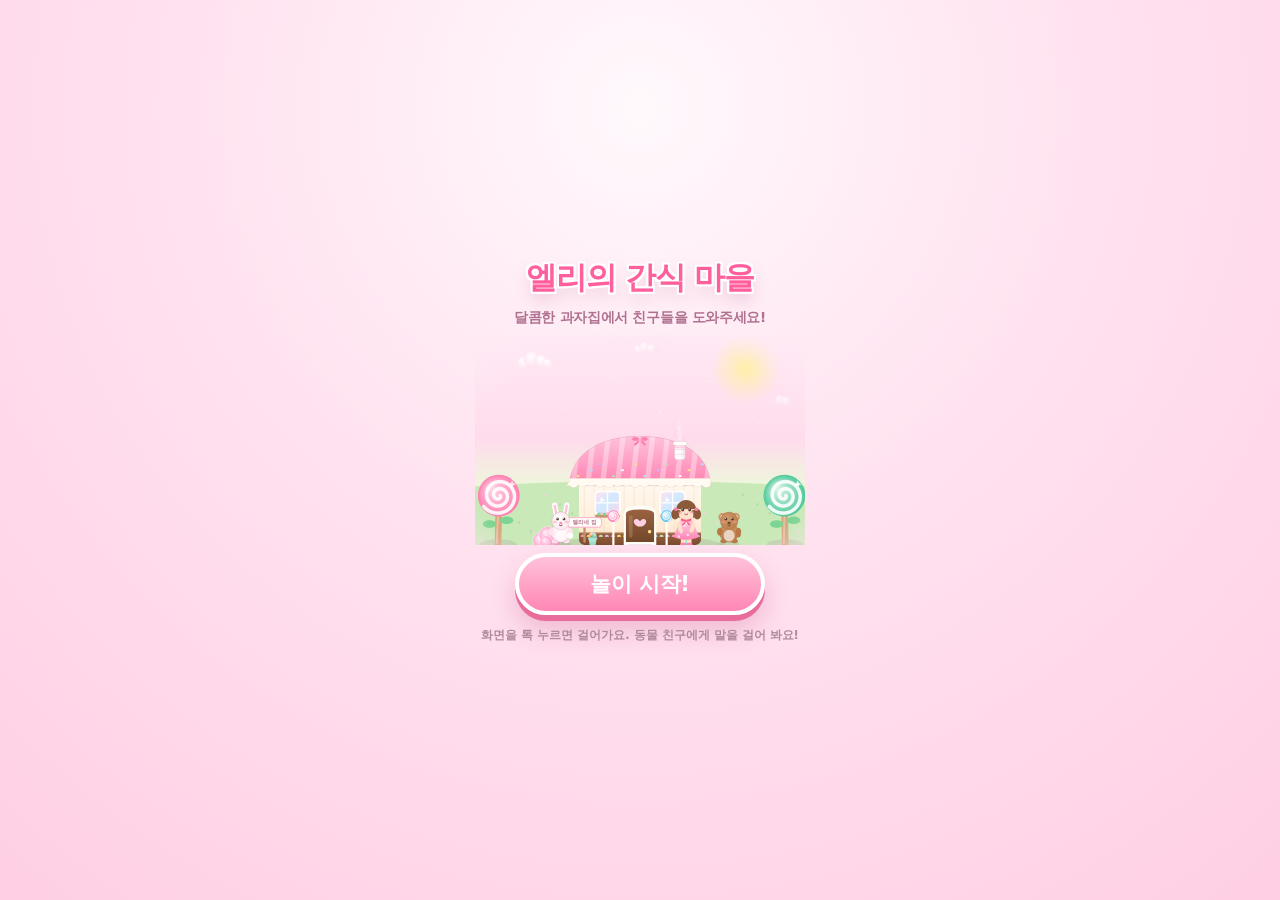
<file: sweet-town/index.html>
<!doctype html>
<html lang="ko">
<head>
<meta charset="utf-8">
<meta name="viewport" content="width=device-width, initial-scale=1, maximum-scale=1, user-scalable=no, viewport-fit=cover">
<meta name="theme-color" content="#ffe3ef">
<meta name="apple-mobile-web-app-capable" content="yes">
<meta name="mobile-web-app-capable" content="yes">
<meta name="apple-mobile-web-app-title" content="엘리의 간식 마을">
<meta name="description" content="사탕 나무와 젤리 연못이 있는 달콤한 간식 마을에서 동물 친구들을 도와주는 2D 놀이">
<title>엘리의 간식 마을</title>
<link rel="stylesheet" href="style.css?v=5">
</head>
<body>
<div id="app">
  <canvas id="game" aria-label="엘리의 간식 마을"></canvas>

  <div class="hud" id="hud">
    <div class="topbar">
      <div class="coin-pill" id="coinPill">
        <svg viewBox="0 0 24 24" aria-hidden="true"><path d="M12 2.6l2.75 5.9 6.45.85-4.75 4.45 1.2 6.4L12 17.1 6.35 20.2l1.2-6.4L2.8 9.35l6.45-.85z" fill="#ffd045" stroke="#e29a18" stroke-width="1.3" stroke-linejoin="round"/></svg>
        <span id="coinCount">10</span>
      </div>
      <div class="place-pill" id="placePill" hidden>과자집 안</div>
      <div class="top-btns">
        <button class="icon-btn" id="btnHelp" aria-label="도움말">
          <svg viewBox="0 0 24 24" aria-hidden="true"><path d="M9.6 9.2a2.6 2.6 0 015.1.7c0 1.7-2.5 2-2.5 3.9" fill="none" stroke="currentColor" stroke-width="2.1" stroke-linecap="round"/><circle cx="12" cy="17.6" r="1.35" fill="currentColor"/><circle cx="12" cy="12" r="9.2" fill="none" stroke="currentColor" stroke-width="1.9" opacity=".55"/></svg>
        </button>
        <button class="icon-btn" id="btnSound" aria-label="소리 켜기/끄기"></button>
      </div>
    </div>

    <div class="mission" id="mission">
      <div class="mission-head">
        <span class="m-star">★</span>
        <span class="m-who" id="missionWho">간식 마을</span>
        <span class="m-prog" id="missionProg"></span>
      </div>
      <div class="mission-text" id="missionText">동물 친구에게 말을 걸어 보세요!</div>
    </div>

    <div class="inv" id="invBar"></div>
    <div class="spacer"></div>

    <div class="bottom">
      <div class="stick-zone" id="stickZone" aria-hidden="true">
        <div class="stick-base">
          <div class="stick-knob" id="stickKnob"></div>
        </div>
      </div>
      <div class="actions">
        <button class="round-btn small" id="btnShop" aria-label="간식 상점">
          <svg viewBox="0 0 24 24" aria-hidden="true"><circle cx="12" cy="9" r="5.6" fill="#fff" stroke="currentColor" stroke-width="1.8"/><path d="M12.2 5.2a3.9 3.9 0 012.9 1.5 3.9 3.9 0 01-1.4 6" fill="none" stroke="#ffb3d1" stroke-width="1.7" stroke-linecap="round"/><path d="M12 14.4v6.9" stroke="currentColor" stroke-width="2.2" stroke-linecap="round"/></svg>
          <span class="lbl">상점</span>
        </button>
        <button class="round-btn small" id="btnDeco" aria-label="마을 꾸미기">
          <svg viewBox="0 0 24 24" aria-hidden="true"><path d="M4 19.6l4.2-.9 9.1-9.1-3.3-3.3L4.9 15.4 4 19.6z" fill="#fff" stroke="currentColor" stroke-width="1.8" stroke-linejoin="round"/><path d="M15.2 4.9l1.6-1.6 3.3 3.3-1.6 1.6" fill="none" stroke="currentColor" stroke-width="1.8" stroke-linejoin="round"/><path d="M12.4 20.5h7.4" stroke="currentColor" stroke-width="1.8" stroke-linecap="round"/></svg>
          <span class="lbl">꾸미기</span>
        </button>
        <button class="round-btn big" id="btnAct" aria-label="말 걸기">
          <span class="act-ico" id="actIco"></span>
          <span class="act-lbl" id="actLbl">말 걸기</span>
        </button>
      </div>
    </div>
  </div>

  <div class="scrim" id="scrim"></div>

  <div class="sheet" id="sheet" aria-hidden="true">
    <div class="sheet-head">
      <div class="sheet-title" id="sheetTitle">간식 상점</div>
      <button class="icon-btn" id="sheetClose" aria-label="닫기">
        <svg viewBox="0 0 24 24" aria-hidden="true"><path d="M7 7l10 10M17 7L7 17" stroke="currentColor" stroke-width="2.4" stroke-linecap="round"/></svg>
      </button>
    </div>
    <div class="sheet-body" id="sheetBody"></div>
  </div>

  <div class="deco-bar" id="decoBar">
    <div class="deco-head">
      <span id="decoHint">놓을 가구를 골라 주세요</span>
      <div class="deco-tools">
        <button class="ghost" id="btnDecoShop">상점</button>
        <button id="btnDecoDone">꾸미기 끝</button>
      </div>
    </div>
    <div class="deco-items" id="decoItems"></div>
  </div>

  <div class="dialogue" id="dialogue">
    <div class="dlg-head">
      <div class="dlg-ava" id="dlgAva"></div>
      <div class="dlg-name" id="dlgName">솜솜</div>
    </div>
    <div class="dlg-text" id="dlgText"></div>
    <div class="dlg-btns" id="dlgBtns"></div>
  </div>

  <div class="fishing" id="fishing">
    <div class="fish-card">
      <div class="fish-title">젤리 연못 낚시</div>
      <canvas id="fishCanvas" width="360" height="196"></canvas>
      <div class="fish-msg" id="fishMsg">초록색 칸에 올 때 톡 눌러 봐!</div>
      <button class="fish-tap" id="fishTap">톡!</button>
      <button class="fish-close" id="fishClose">그만 낚시하기</button>
    </div>
  </div>

  <div class="intro" id="intro">
    <div class="intro-inner">
      <h1>엘리의 간식 마을</h1>
      <p class="intro-sub">달콤한 과자집에서 친구들을 도와주세요!</p>
      <canvas id="introArt" width="660" height="420"></canvas>
      <button class="intro-start" id="introStart">놀이 시작!</button>
      <p class="intro-tip">화면을 톡 누르면 걸어가요. 동물 친구에게 말을 걸어 봐요!</p>
    </div>
  </div>

  <div class="toast" id="toast"></div>
</div>

<script src="art.js?v=5"></script>
<script src="world.js?v=5"></script>
<script src="game.js?v=5"></script>
</body>
</html>
</file>
<file: rabbit/style.css>
/* ==========================================================
   토끼잡기 — 모바일 웹 카드게임
   ========================================================== */
:root{
  --green:#2f6b3f;
  --green-d:#1e4a2b;
  --green-l:#e7f4da;
  --ink:#22331f;
  --muted:#6b7d63;
  --orange:#f5871f;
  --line:rgba(40,70,30,.10);
  --shadow:0 6px 18px rgba(40,70,30,.12);
}

*{box-sizing:border-box;-webkit-tap-highlight-color:transparent}
html,body{height:100%;margin:0;overflow:hidden}
body{
  font-family:-apple-system,BlinkMacSystemFont,"Apple SD Gothic Neo","Pretendard","Malgun Gothic","Noto Sans KR",system-ui,sans-serif;
  color:var(--ink);
  background:#eaf5df;
  overscroll-behavior:none;
  -webkit-font-smoothing:antialiased;
  user-select:none;
  -webkit-user-select:none;
  touch-action:manipulation;
}
button{font-family:inherit;cursor:pointer}
input{font-family:inherit}

#app{
  position:relative;
  width:100%;
  max-width:560px;
  height:100dvh;
  height:100svh;
  margin:0 auto;
  overflow:hidden;
  background:
    radial-gradient(120% 55% at 50% -8%, #fdf8e8 0%, #f0f8e6 42%, #dcf0ca 100%);
}

/* ---------- 화면 ---------- */
.screen{position:absolute;inset:0;display:none;flex-direction:column}
.screen.active{display:flex}
.screen.scroll{overflow-y:auto;-webkit-overflow-scrolling:touch}
.hidden{display:none !important}

/* ---------- 시작 / 결과 공통 ---------- */
#scr-start,#scr-result{flex-direction:column}
.start-scroll,.result-scroll{flex:1 1 auto;min-height:0;overflow-y:auto;-webkit-overflow-scrolling:touch}
.start-foot,.result-foot{
  flex:0 0 auto;
  padding:8px 18px calc(env(safe-area-inset-bottom) + 8px);
  background:linear-gradient(180deg, rgba(226,240,208,0) 0%, rgba(224,239,206,.92) 35%, #def0ce 100%);
  display:flex;flex-direction:column;gap:2px;
}
.start-foot > *,.result-foot > *{max-width:430px;width:100%;margin-left:auto;margin-right:auto}

.start,.result{
  width:100%;
  max-width:430px;
  margin:0 auto;
  padding:calc(env(safe-area-inset-top) + 18px) 18px 10px;
  display:flex;
  flex-direction:column;
  gap:14px;
}

.hero{text-align:center;padding:6px 0 2px}
.hero-cards{display:flex;justify-content:center;align-items:flex-end;margin-bottom:12px}
.hero-cards .mini{
  width:52px;height:74px;border-radius:10px;
  background:linear-gradient(168deg,#fffdf8 0%,var(--c2) 100%);
  box-shadow:inset 0 0 0 2.5px var(--c1), 0 6px 14px rgba(30,60,20,.18);
  display:grid;place-items:center;font-size:26px;
  margin:0 -7px;
  transform:rotate(-9deg) translateY(3px);
}
.hero-cards .mini:nth-child(2){transform:rotate(-3deg) translateY(-2px);z-index:2}
.hero-cards .mini:nth-child(3){
  transform:rotate(0deg) translateY(-8px);z-index:3;
  background:linear-gradient(168deg,#fff 0%,#efe1da 100%);
  box-shadow:inset 0 0 0 2.5px #8D6E63, 0 8px 18px rgba(30,60,20,.24);
  font-size:30px;
}
.hero-cards .mini:nth-child(4){transform:rotate(8deg) translateY(3px);z-index:1}

h1{
  margin:0;
  font-size:34px;
  letter-spacing:-1.4px;
  color:var(--green-d);
  font-weight:900;
  text-shadow:0 2px 0 rgba(255,255,255,.8);
}
.tagline{margin:6px 0 10px;font-size:13.5px;color:#5d7353;font-weight:600}
.tagline b{color:#b4552b}
.meta-chips{display:flex;justify-content:center;gap:6px;flex-wrap:wrap}
.meta-chips span{
  font-size:11px;font-weight:800;color:#4f6a45;
  background:rgba(255,255,255,.78);
  border-radius:999px;padding:5px 10px;
  box-shadow:0 1px 3px rgba(40,70,30,.08);
}

.panel{
  background:rgba(255,255,255,.82);
  border-radius:20px;
  padding:6px 16px;
  box-shadow:var(--shadow), inset 0 0 0 1px rgba(255,255,255,.9);
  backdrop-filter:blur(6px);
  -webkit-backdrop-filter:blur(6px);
}
.field{padding:13px 0}
.field + .field{border-top:1px dashed var(--line)}
.field-head{display:flex;align-items:center;justify-content:space-between;margin-bottom:9px;gap:8px}
.flabel{font-size:12.5px;font-weight:900;color:#41603a;letter-spacing:-.2px}
.fvalue{font-size:11px;font-weight:700;color:var(--muted)}
.fdesc{margin:8px 2px 0;font-size:11.5px;line-height:1.5;color:var(--muted)}

.seg{display:flex;gap:4px;background:#eef3e6;border-radius:14px;padding:4px}
.seg-btn,.seg-count button{
  flex:1;min-width:0;border:0;background:transparent;
  padding:10px 4px;border-radius:10px;
  font-size:13px;font-weight:800;color:#6d7f64;
  display:flex;align-items:center;justify-content:center;gap:4px;
  transition:background .16s,color .16s,box-shadow .16s;
}
.seg-btn i{font-style:normal;font-size:14px}
.seg-btn.active,.seg-count button.active{
  background:#fff;color:var(--green-d);
  box-shadow:0 2px 7px rgba(40,70,30,.12);
}
.seg-count button{font-size:15px;font-weight:900}

.names{display:grid;gap:7px}
.name-row{
  display:flex;align-items:center;gap:8px;
  background:#fff;border-radius:13px;padding:8px 11px;
  box-shadow:inset 0 0 0 1px rgba(40,70,30,.07);
}
.name-row .avatar{font-size:19px;flex:0 0 auto;line-height:1}
.name-input{
  flex:1;min-width:0;border:0;background:transparent;outline:none;
  font-size:16px;font-weight:800;color:var(--ink);padding:2px 0;
  border-bottom:1px dashed transparent;
  user-select:text;-webkit-user-select:text;
}
.name-input:focus{border-bottom-color:#cfe0c2}
.name-row .tag{
  flex:0 0 auto;font-size:10px;font-weight:900;letter-spacing:-.2px;
  padding:3px 7px;border-radius:999px;background:var(--green-l);color:#3f6b3a;
}
.name-row .tag.ai{background:#fdece0;color:#b4552b}

.switch-field{display:flex;align-items:flex-start;gap:12px}
.switch-text{flex:1;min-width:0}
.badge{
  font-style:normal;font-size:9.5px;font-weight:900;
  background:#eaf3ff;color:#3d6ba8;border-radius:999px;
  padding:2px 6px;margin-left:4px;vertical-align:1px;
}
.switch{
  flex:0 0 auto;position:relative;width:50px;height:30px;border-radius:999px;
  border:0;background:#d8e2cd;padding:0;margin-top:5px;
  transition:background .18s;
}
.switch i{
  position:absolute;top:3px;left:3px;width:24px;height:24px;border-radius:50%;
  background:#fff;box-shadow:0 2px 5px rgba(30,50,20,.25);
  transition:transform .18s;
}
.switch[aria-checked="true"]{background:var(--green)}
.switch[aria-checked="true"] i{transform:translateX(20px)}

.primary{
  width:100%;border:0;border-radius:16px;
  padding:16px;font-size:17px;font-weight:900;color:#fff;
  background:linear-gradient(180deg,#529764,#2f6b3f);
  box-shadow:0 10px 20px rgba(47,107,63,.26), inset 0 1px 0 rgba(255,255,255,.28);
  transition:transform .1s, box-shadow .1s;
}
.primary:active{transform:translateY(1px) scale(.995);box-shadow:0 5px 12px rgba(47,107,63,.28)}
.primary.big{padding:17px}
.ghost{
  width:100%;border:0;background:transparent;
  padding:11px;font-size:13px;font-weight:800;color:#5c7a52;
}
.ghost:active{opacity:.6}
.foot-note{margin:2px 0 0;text-align:center;font-size:10.5px;line-height:1.5;color:#8a9a80}

/* ==========================================================
   게임 화면
   ========================================================== */
#scr-game{padding:0 10px calc(env(safe-area-inset-bottom) + 4px)}

.topbar{
  flex:0 0 auto;
  display:flex;align-items:center;justify-content:space-between;
  padding:calc(env(safe-area-inset-top) + 8px) 2px 4px;
}
.brand{
  display:flex;align-items:center;gap:6px;
  font-size:16px;font-weight:900;letter-spacing:-.4px;color:var(--green-d);
}
.brand span{font-size:19px}
.topbtns{display:flex;align-items:center;gap:6px}
.icon-btn{
  width:34px;height:34px;border:0;border-radius:12px;
  background:rgba(255,255,255,.82);
  box-shadow:0 2px 6px rgba(40,70,30,.10);
  font-size:14px;display:grid;place-items:center;color:#41603a;
}
.icon-btn:active{transform:scale(.94)}
.rules-btn{
  height:34px;padding:0 13px;border:0;border-radius:12px;
  background:rgba(255,255,255,.92);
  box-shadow:0 2px 6px rgba(40,70,30,.12);
  font-size:12.5px;font-weight:900;color:var(--green-d);
}
.rules-btn:active{transform:scale(.96)}

/* ---------- 상대 패 ---------- */
.opponents{
  flex:0 1 auto;max-height:42vh;min-height:0;
  display:grid;gap:6px;align-content:start;
  overflow-y:auto;-webkit-overflow-scrolling:touch;
  padding:13px 0 2px;
}
.opp{
  position:relative;
  background:rgba(255,255,255,.72);
  border-radius:14px;
  padding:6px 8px 7px;
  box-shadow:inset 0 0 0 1px rgba(255,255,255,.85), 0 2px 8px rgba(40,70,30,.07);
  min-width:0;
  transition:box-shadow .2s, background .2s, transform .2s;
}
.opp.target{
  background:#fffdf3;
  box-shadow:0 0 0 2px var(--orange), 0 6px 16px rgba(245,135,31,.26);
  animation:targetGlow 1.6s ease-in-out infinite;
}
@keyframes targetGlow{
  0%,100%{box-shadow:0 0 0 2px var(--orange), 0 6px 16px rgba(245,135,31,.22)}
  50%{box-shadow:0 0 0 2px #ffb15e, 0 8px 20px rgba(245,135,31,.38)}
}
.opp.acting{background:#f4faee;box-shadow:0 0 0 2px #7cb87f, 0 4px 14px rgba(80,140,80,.22)}
.opp.escaped{opacity:.62}
.opp-top{display:flex;align-items:center;gap:5px;min-width:0}
.opp-av{font-size:17px;line-height:1;flex:0 0 auto}
.opp-name{
  flex:1;min-width:0;font-size:11.5px;font-weight:900;color:#3a5232;
  white-space:nowrap;overflow:hidden;text-overflow:ellipsis;letter-spacing:-.3px;
}
.opp-cnt{
  flex:0 0 auto;font-size:10.5px;font-weight:900;color:#4d6b45;
  background:#eef4e7;border-radius:999px;padding:1px 6px;
}
.opp.target .opp-cnt{background:var(--orange);color:#fff;animation:bob 1.1s ease-in-out infinite}
.opp-hand{position:relative;height:31px;margin-top:5px}
.mini-back{
  position:absolute;bottom:0;width:20px;height:29px;border-radius:4px;
  background:repeating-linear-gradient(45deg,#2b6a3c 0 4px,#347a4a 4px 8px);
  box-shadow:0 1px 3px rgba(20,40,20,.3), inset 0 0 0 1.5px rgba(255,255,255,.32);
  transition:transform .12s ease;
}
.opp.target .mini-back:active{transform:translateY(-4px) scale(1.1)}
.table-mark{
  position:absolute;left:50%;top:50%;transform:translate(-50%,-50%);
  display:flex;flex-direction:column;align-items:center;gap:2px;
  opacity:.15;pointer-events:none;
}
.table-mark span{font-size:60px;line-height:1}
.table-mark em{font-style:normal;font-size:10.5px;font-weight:900;letter-spacing:3px;color:#2f6b3f}
@keyframes bob{0%,100%{transform:translateY(0)}50%{transform:translateY(-3px)}}
.escaped-badge{
  position:absolute;left:0;bottom:2px;
  font-size:10.5px;font-weight:900;color:#3f7b45;
  background:#e6f6e2;border-radius:999px;padding:3px 9px;
}

/* ---------- 안내 배너 ---------- */
.banner{
  flex:0 0 auto;
  min-height:38px;
  display:flex;align-items:center;justify-content:center;text-align:center;
  padding:2px 10px;
  font-size:12.5px;font-weight:800;line-height:1.35;color:#31502c;
  letter-spacing:-.2px;
}
.banner em{font-style:normal;color:var(--orange)}
.banner.flash{animation:bannerIn .22s ease}
@keyframes bannerIn{from{opacity:0;transform:translateY(4px)}to{opacity:1;transform:none}}

/* ---------- 무대 ---------- */
.stage{position:relative;flex:1 1 auto;min-height:126px;margin:0 0 2px}
.table-ring{
  position:absolute;left:50%;top:50%;width:min(62vw,236px);height:min(62vw,236px);
  transform:translate(-50%,-50%);border-radius:50%;
  background:radial-gradient(circle at 50% 38%, rgba(255,255,255,.82), rgba(226,241,212,.30) 70%, transparent 72%);
  box-shadow:inset 0 0 0 2px rgba(100,150,100,.10);
}
.stage-cards{
  position:absolute;left:50%;top:50%;transform:translate(-50%,-50%);
  display:flex;align-items:center;justify-content:center;gap:9px;
  pointer-events:none;
}
.stage-cards .card{width:84px;height:118px;font-size:36px;border-radius:12px}
.stage-cards .card.enter{animation:cardEnter .3s cubic-bezier(.2,1.4,.4,1) both}
@keyframes cardEnter{from{opacity:0;transform:scale(.7) rotate(-6deg)}to{opacity:1;transform:none}}
.discard{
  position:absolute;right:2px;bottom:-2px;
  display:flex;flex-direction:column;align-items:center;gap:1px;
  font-size:10px;color:#5c7452;opacity:.85;
}
.discard-ico{font-size:19px;line-height:1}
.discard-cnt{font-weight:900;font-size:11px;color:#4d6b45}
.discard.bump{animation:bump .3s ease}
@keyframes bump{0%{transform:scale(1)}40%{transform:scale(1.25)}100%{transform:scale(1)}}

/* ---------- 내 패 ---------- */
.me{flex:0 0 auto}
.me-head{display:flex;align-items:center;gap:6px;padding:2px 8px 3px}
.me-avatar{font-size:16px;line-height:1}
.me-name{font-size:13px;font-weight:900;color:var(--green-d);letter-spacing:-.3px}
.me-count{
  font-size:11px;font-weight:900;color:#5f7756;
  background:rgba(255,255,255,.85);border-radius:999px;padding:1px 8px;
}
.turn-dot{
  width:7px;height:7px;border-radius:50%;background:var(--orange);
  box-shadow:0 0 0 0 rgba(245,135,31,.6);
  animation:dot 1.4s infinite;
}
@keyframes dot{
  0%{box-shadow:0 0 0 0 rgba(245,135,31,.55)}
  70%{box-shadow:0 0 0 7px rgba(245,135,31,0)}
  100%{box-shadow:0 0 0 0 rgba(245,135,31,0)}
}
.myhand{position:relative;height:104px;padding:0 2px}
.card.hand-card{
  position:absolute;bottom:5px;
  width:58px;height:84px;font-size:25px;border-radius:10px;
  transition:left .26s cubic-bezier(.2,.8,.3,1), bottom .26s cubic-bezier(.2,.8,.3,1), transform .26s cubic-bezier(.2,.8,.3,1);
  will-change:left,bottom,transform;
}
.hand-card.just-added{animation:cardIn .38s cubic-bezier(.2,1.4,.4,1) both}
@keyframes cardIn{from{opacity:0;transform:translateY(-16px) scale(.82)}to{opacity:1}}
.hand-empty{
  position:absolute;inset:0;display:flex;align-items:center;justify-content:center;
  font-size:13px;font-weight:900;color:#57905c;
}

.hint{
  flex:0 0 auto;min-height:26px;
  display:flex;align-items:center;justify-content:center;
  font-size:11.5px;font-weight:800;color:#6d8463;letter-spacing:-.2px;
  padding:0 8px 2px;
}

/* ---------- 카드 기본 ---------- */
.card{
  position:relative;
  background:linear-gradient(168deg,#fffdf8 0%,var(--c2,#eee) 100%);
  box-shadow:inset 0 0 0 2.5px var(--c1,#888), 0 3px 8px rgba(28,55,20,.22);
  display:flex;flex-direction:column;align-items:center;justify-content:center;
  overflow:hidden;flex:0 0 auto;
  font-size:25px;
}
.card .emoji{font-size:1em;line-height:1;filter:drop-shadow(0 2px 1px rgba(0,0,0,.13))}
.card .nm{
  font-size:.31em;font-weight:900;letter-spacing:-.03em;
  color:#3c4a32;line-height:1.05;margin-top:.08em;text-align:center;padding:0 .2em;
}
.card.rabbit .nm{color:#a63a25}
.card.back{
  background:repeating-linear-gradient(45deg,#2b6a3c 0 5px,#347a4a 5px 10px);
  box-shadow:inset 0 0 0 2.5px #1d4a2a, 0 3px 8px rgba(28,55,20,.22);
}
.card.back .emblem{
  width:54%;height:54%;border-radius:50%;
  background:rgba(255,255,255,.93);
  display:grid;place-items:center;font-size:.55em;
  box-shadow:0 1px 3px rgba(0,0,0,.25);
}
.card.ghost{
  position:fixed;margin:0;z-index:70;pointer-events:none;
  transform-origin:top left;
}

/* ---------- 가림막 ---------- */
.cover{
  position:absolute;inset:0;z-index:40;
  display:flex;align-items:center;justify-content:center;
  padding:calc(env(safe-area-inset-top) + 24px) 24px calc(env(safe-area-inset-bottom) + 24px);
  background:radial-gradient(120% 80% at 50% 0%,#fdf8e9,#e9f5dc 55%,#d5ebc3 100%);
  animation:fadeIn .18s ease;
}
@keyframes fadeIn{from{opacity:0}to{opacity:1}}
.cover-inner{width:100%;max-width:340px;text-align:center;display:flex;flex-direction:column;align-items:center;gap:8px}
.cover-label{font-size:11.5px;font-weight:900;letter-spacing:2px;color:#7d9273}
.cover-avatar{font-size:64px;line-height:1.1;margin:6px 0 0}
.cover-name{font-size:26px;font-weight:900;color:var(--green-d);letter-spacing:-.8px}
.cover-note{font-size:12.5px;line-height:1.65;color:#5f7756;margin:6px 0 14px}
.cover-note b{color:#3a5232}
.cover .primary{max-width:300px}

/* ---------- 규칙 모달 ---------- */
.modal{
  position:absolute;inset:0;z-index:60;
  display:flex;align-items:flex-end;justify-content:center;
  background:rgba(18,38,18,.45);
  padding:0 calc(env(safe-area-inset-right) + 10px) calc(env(safe-area-inset-bottom) + 10px);
  animation:fadeIn .16s ease;
}
.modal-card{
  width:100%;max-width:440px;max-height:88dvh;
  background:#fff;border-radius:22px;overflow:hidden;
  display:flex;flex-direction:column;
  box-shadow:0 -8px 40px rgba(10,30,10,.28);
  animation:sheetUp .24s cubic-bezier(.2,.9,.3,1);
}
@keyframes sheetUp{from{transform:translateY(24px);opacity:.6}to{transform:none;opacity:1}}
.modal-head{
  display:flex;align-items:center;justify-content:space-between;
  padding:14px 16px 10px;border-bottom:1px solid var(--line);
}
.modal-head h3{margin:0;font-size:16px;font-weight:900;color:var(--green-d);letter-spacing:-.4px}
.modal-body{overflow-y:auto;-webkit-overflow-scrolling:touch;padding:12px 18px 6px;font-size:13px;line-height:1.62;color:#3d4d37}
.modal-body .rule-lead{margin:0 0 12px;font-size:12.5px;color:#5b7052;background:#f4f9ee;border-radius:12px;padding:10px 12px}
.modal-body h4{margin:16px 0 6px;font-size:12.5px;font-weight:900;color:#2f6b3f;letter-spacing:-.2px}
.modal-body ul,.modal-body ol{margin:0;padding-left:19px}
.modal-body li{margin:3px 0}
.modal-body b{color:#23331f}
.modal-body .muted{color:#8a9a80;font-size:11.5px}
.modal-body .rule-foot{margin:16px 0 4px;font-size:11px;color:#8a9a80;line-height:1.55}
.modal-card > .primary{margin:8px 14px 14px;border-radius:14px;padding:14px;font-size:15px}

/* ---------- 결과 ---------- */
.result{align-items:center;text-align:center;gap:10px;padding-bottom:16px}
.res-emoji{font-size:62px;line-height:1.1;margin-top:6px;animation:popIn .45s cubic-bezier(.2,1.5,.4,1) both}
@keyframes popIn{from{transform:scale(.5);opacity:0}to{transform:none;opacity:1}}
.result h2{margin:0;font-size:25px;font-weight:900;letter-spacing:-1px;color:var(--green-d)}
.res-sub{margin:0;font-size:12.5px;line-height:1.55;color:#5f7756;font-weight:600}

.reveal-box{
  width:100%;
  background:rgba(255,255,255,.85);
  border-radius:20px;padding:14px 14px 12px;
  box-shadow:var(--shadow);
  margin-top:6px;
}
.reveal-row{display:flex;align-items:flex-end;justify-content:center;gap:10px}
.reveal-item{display:flex;flex-direction:column;align-items:center;gap:6px}
.reveal-slot{width:66px;height:94px;display:flex;align-items:center;justify-content:center}
.reveal-slot .card{width:66px;height:94px;font-size:29px;border-radius:11px}
.reveal-slot .flip{animation:flipIn .45s cubic-bezier(.2,.9,.3,1) both}
@keyframes flipIn{from{transform:rotateY(90deg) scale(.9);opacity:.4}to{transform:none;opacity:1}}
.reveal-item .cap{font-size:10.5px;font-weight:800;color:#7b8f72}
.reveal-arrow{font-size:18px;color:#a9bda0;padding-bottom:34px}
.reveal-note{margin:10px 2px 0;font-size:11.5px;line-height:1.5;color:#5f7756}

.result-list{width:100%;display:grid;gap:6px;margin-top:4px}
.res-row{
  display:flex;align-items:center;gap:8px;
  background:rgba(255,255,255,.86);border-radius:13px;padding:9px 12px;
  box-shadow:inset 0 0 0 1px rgba(40,70,30,.05);
}
.res-row.me{box-shadow:0 0 0 2px #b8d9ad inset}
.res-av{font-size:17px;line-height:1}
.res-name{flex:1;min-width:0;text-align:left;font-size:12.5px;font-weight:900;color:#3a5232;white-space:nowrap;overflow:hidden;text-overflow:ellipsis}
.res-pairs{font-size:10.5px;font-weight:800;color:#8a9a80}
.res-badge{font-size:10.5px;font-weight:900;border-radius:999px;padding:3px 9px;flex:0 0 auto}
.res-badge.win{background:#e6f6e2;color:#3f7b45}
.res-badge.lose{background:#ffe9e2;color:#b4552b}

.result-actions{width:100%;display:none}
.result-foot .ghost{padding:8px}

/* ---------- 작은 화면 ---------- */
@media (max-width:360px){
  h1{font-size:30px}
  .hand-card{width:52px;height:76px;font-size:22px}
  .myhand{height:96px}
  .stage-cards .card{width:70px;height:100px;font-size:30px}
}
</file>
<file: sweet-town/style.css>
/* 엘리의 간식 마을 */
:root {
  --pink: #ff9ec4;
  --pink-d: #f4719f;
  --pink-l: #ffd9e8;
  --brown: #7a5138;
  --brown-l: #a8638a;
  --cream: #fff8f1;
  --shadow: 0 4px 0 rgba(214, 160, 188, 0.28), 0 10px 22px rgba(180, 120, 150, 0.22);
  --safe-top: env(safe-area-inset-top, 0px);
  --safe-bottom: env(safe-area-inset-bottom, 0px);
  --safe-left: env(safe-area-inset-left, 0px);
  --safe-right: env(safe-area-inset-right, 0px);
}

* {
  box-sizing: border-box;
  -webkit-tap-highlight-color: transparent;
}

html, body {
  margin: 0;
  padding: 0;
  height: 100%;
  overflow: hidden;
  background: #ffeef5;
  color: #5a4636;
  font-family: "Apple SD Gothic Neo", "Pretendard", "Malgun Gothic", system-ui, -apple-system, sans-serif;
  -webkit-text-size-adjust: 100%;
  -webkit-user-select: none;
  user-select: none;
  overscroll-behavior: none;
  touch-action: manipulation;
}

button {
  font: inherit;
  color: inherit;
  border: 0;
  background: none;
  padding: 0;
  cursor: pointer;
  touch-action: manipulation;
}

#app {
  position: fixed;
  inset: 0;
  width: 100%;
  height: 100vh;
  height: 100dvh;
  overflow: hidden;
  background: #cbeab9;
}

#game {
  position: absolute;
  inset: 0;
  width: 100%;
  height: 100%;
  display: block;
  touch-action: none;
}

/* ---------------- HUD ---------------- */

.hud {
  position: absolute;
  inset: 0;
  display: flex;
  flex-direction: column;
  padding: calc(8px + var(--safe-top)) calc(10px + var(--safe-right)) calc(8px + var(--safe-bottom)) calc(10px + var(--safe-left));
  pointer-events: none;
  z-index: 10;
}

.hud > * {
  pointer-events: auto;
}

.topbar {
  display: flex;
  align-items: flex-start;
  justify-content: space-between;
  gap: 8px;
}

.coin-pill {
  display: flex;
  align-items: center;
  gap: 5px;
  height: 40px;
  padding: 0 14px 0 9px;
  border-radius: 999px;
  background: linear-gradient(#fff, #ffeef6);
  border: 3px solid #fff;
  box-shadow: var(--shadow);
  font-weight: 900;
  font-size: 17px;
  color: #b0708f;
  letter-spacing: -0.3px;
}

.coin-pill svg {
  width: 22px;
  height: 22px;
  display: block;
}

.coin-pill.bump {
  animation: bump 0.42s ease;
}

@keyframes bump {
  0% { transform: scale(1); }
  35% { transform: scale(1.18); }
  60% { transform: scale(0.96); }
  100% { transform: scale(1); }
}

.place-pill {
  display: flex;
  align-items: center;
  height: 32px;
  padding: 0 12px;
  border-radius: 999px;
  background: linear-gradient(#fff8e8, #ffe9c4);
  border: 2.5px solid #fff;
  box-shadow: 0 4px 0 rgba(214, 160, 188, 0.2), 0 8px 16px rgba(180, 120, 150, 0.18);
  font-weight: 900;
  font-size: 12.5px;
  color: #a9781f;
  white-space: nowrap;
}

.place-pill[hidden] {
  display: none !important;
}

.top-btns {
  display: flex;
  gap: 8px;
}

.icon-btn {
  width: 42px;
  height: 42px;
  border-radius: 50%;
  background: linear-gradient(#fff, #ffeef6);
  border: 3px solid #fff;
  box-shadow: var(--shadow);
  display: grid;
  place-items: center;
  color: #b0708f;
}

.icon-btn svg {
  width: 22px;
  height: 22px;
  display: block;
}

.icon-btn:active {
  transform: translateY(2px) scale(0.95);
}

.mission {
  margin-top: 8px;
  background: rgba(255, 253, 250, 0.94);
  border: 3px solid #ffd9e8;
  border-radius: 18px;
  padding: 7px 12px 8px;
  box-shadow: 0 6px 16px rgba(190, 130, 165, 0.2);
  backdrop-filter: blur(4px);
  -webkit-backdrop-filter: blur(4px);
}

.mission-head {
  display: flex;
  align-items: center;
  gap: 5px;
  font-size: 11.5px;
  font-weight: 800;
  color: #b0708f;
  line-height: 1.2;
}

.m-star {
  color: #ffc94d;
  font-size: 13px;
  line-height: 1;
  text-shadow: 0 1px 0 #e5a021;
}

.m-who {
  flex: 1;
  white-space: nowrap;
  overflow: hidden;
  text-overflow: ellipsis;
}

.m-prog {
  flex: 0 0 auto;
  background: #fff0d2;
  color: #a9781f;
  border-radius: 999px;
  padding: 1px 8px;
  font-size: 11.5px;
  font-weight: 900;
}

.mission-text {
  margin-top: 3px;
  font-size: 14px;
  font-weight: 700;
  line-height: 1.35;
  color: #5a4636;
  letter-spacing: -0.3px;
  word-break: keep-all;
}

.inv {
  margin-top: 7px;
  display: flex;
  gap: 6px;
  overflow-x: auto;
  overflow-y: hidden;
  padding: 2px 2px 4px;
  scrollbar-width: none;
  max-width: 100%;
}

.inv::-webkit-scrollbar {
  display: none;
}

.chip {
  flex: 0 0 auto;
  display: flex;
  align-items: center;
  gap: 3px;
  height: 36px;
  padding: 0 9px 0 3px;
  border-radius: 999px;
  background: rgba(255, 255, 255, 0.92);
  border: 2px solid #ffe1ee;
  box-shadow: 0 3px 8px rgba(190, 130, 165, 0.16);
  font-size: 12px;
  font-weight: 900;
  color: #8a5a72;
}

.chip canvas {
  width: 28px;
  height: 28px;
  display: block;
}

.chip.dim {
  opacity: 0.5;
}

.spacer {
  flex: 1 1 auto;
  min-height: 8px;
  pointer-events: none;
}

.bottom {
  display: flex;
  align-items: flex-end;
  justify-content: space-between;
  gap: 10px;
  pointer-events: none;
}

.stick-zone,
.actions {
  pointer-events: auto;
}

.stick-zone {
  width: 124px;
  height: 124px;
  flex: 0 0 auto;
  touch-action: none;
  pointer-events: auto;
}

.stick-base {
  position: relative;
  width: 100%;
  height: 100%;
  border-radius: 50%;
  background: radial-gradient(circle at 50% 40%, rgba(255, 255, 255, 0.78), rgba(255, 236, 245, 0.45));
  border: 3px solid rgba(255, 255, 255, 0.85);
  box-shadow: inset 0 0 0 5px rgba(255, 208, 230, 0.35), 0 6px 16px rgba(170, 110, 145, 0.2);
}

.stick-knob {
  position: absolute;
  left: 50%;
  top: 50%;
  width: 54px;
  height: 54px;
  margin: -27px 0 0 -27px;
  border-radius: 50%;
  background: radial-gradient(circle at 35% 30%, #ffffff, #ffc3dc 72%);
  box-shadow: 0 4px 10px rgba(200, 120, 160, 0.35), inset 0 -2px 4px rgba(230, 150, 185, 0.4);
  transition: transform 0.06s linear;
}

.actions {
  display: flex;
  align-items: flex-end;
  gap: 8px;
}

.round-btn {
  position: relative;
  display: flex;
  flex-direction: column;
  align-items: center;
  justify-content: center;
  border-radius: 50%;
  background: linear-gradient(#ffffff, #ffeaf3);
  border: 3px solid #ffffff;
  box-shadow: var(--shadow);
  color: #a8638a;
  gap: 1px;
}

.round-btn svg {
  width: 24px;
  height: 24px;
  display: block;
}

.round-btn .lbl {
  font-size: 10.5px;
  font-weight: 900;
  letter-spacing: -0.2px;
}

.round-btn.small {
  width: 58px;
  height: 58px;
}

.round-btn.big {
  width: 94px;
  height: 94px;
  background: linear-gradient(#ffb8d4, #ff86b5);
  border-color: #fff;
  color: #fff;
  box-shadow: 0 5px 0 #e96d9c, 0 12px 22px rgba(200, 90, 140, 0.35);
}

.round-btn.big .act-ico svg {
  width: 30px;
  height: 30px;
  display: block;
}

.round-btn.big .act-lbl {
  font-size: 13px;
  font-weight: 900;
  max-width: 74px;
  line-height: 1.06;
  white-space: normal;
  word-break: keep-all;
  text-align: center;
}

.round-btn:active {
  transform: translateY(2px) scale(0.96);
}

.round-btn.big:active {
  box-shadow: 0 2px 0 #e96d9c, 0 6px 14px rgba(200, 90, 140, 0.3);
}

.round-btn:disabled {
  opacity: 0.7;
}

/* ---------------- 스크림 & 시트 ---------------- */

.scrim {
  position: absolute;
  inset: 0;
  background: rgba(96, 62, 84, 0.22);
  opacity: 0;
  pointer-events: none;
  transition: opacity 0.25s;
  z-index: 20;
}

.scrim.show {
  opacity: 1;
  pointer-events: auto;
}

.sheet {
  position: absolute;
  left: 0;
  right: 0;
  bottom: 0;
  z-index: 30;
  display: flex;
  flex-direction: column;
  max-height: 72dvh;
  padding: 12px 14px calc(14px + var(--safe-bottom)) calc(14px + var(--safe-left));
  background: #fffafc;
  border-radius: 26px 26px 0 0;
  box-shadow: 0 -10px 34px rgba(160, 100, 135, 0.3);
  transform: translateY(108%);
  transition: transform 0.3s cubic-bezier(0.2, 0.9, 0.3, 1.1);
  visibility: hidden;
}

.sheet.open {
  transform: translateY(0);
  visibility: visible;
}

.sheet-head {
  display: flex;
  align-items: center;
  justify-content: space-between;
  padding-bottom: 8px;
}

.sheet-title {
  font-size: 18px;
  font-weight: 900;
  color: #8a5a3b;
  letter-spacing: -0.4px;
}

.sheet-body {
  overflow-y: auto;
  -webkit-overflow-scrolling: touch;
  padding-bottom: 6px;
  width: 100%;
  max-width: 760px;
  margin: 0 auto;
}

.shop-grid {
  display: grid;
  grid-template-columns: repeat(auto-fill, minmax(148px, 1fr));
  gap: 10px;
}

.shop-card {
  background: #fff;
  border: 2.5px solid #ffe1ee;
  border-radius: 18px;
  padding: 8px 8px 10px;
  display: flex;
  flex-direction: column;
  align-items: center;
  gap: 3px;
  box-shadow: 0 4px 12px rgba(200, 140, 175, 0.14);
}

.shop-thumb {
  width: 72px;
  height: 72px;
  display: grid;
  place-items: center;
  background: linear-gradient(#fff6fb, #ffeaf5);
  border-radius: 14px;
}

.shop-thumb canvas {
  display: block;
}

.shop-name {
  font-size: 13.5px;
  font-weight: 900;
  color: #6b4a35;
  letter-spacing: -0.3px;
}

.shop-where {
  font-size: 10px;
  font-weight: 900;
  color: #b0708f;
  background: #fff0f7;
  border: 1.5px solid #ffe1ee;
  border-radius: 999px;
  padding: 1px 7px;
  line-height: 1.3;
}

.shop-desc {
  font-size: 10.5px;
  color: #b08a9c;
  text-align: center;
  line-height: 1.25;
  min-height: 24px;
  word-break: keep-all;
}

.shop-buy {
  width: 100%;
  min-height: 40px;
  margin-top: 2px;
  border-radius: 12px;
  background: linear-gradient(#ffc0d8, #ff9ec4);
  color: #fff;
  font-weight: 900;
  font-size: 14px;
  border: 2px solid #fff;
  box-shadow: 0 3px 0 #e97ba7;
  display: flex;
  align-items: center;
  justify-content: center;
  gap: 4px;
}

.shop-buy svg {
  width: 15px;
  height: 15px;
}

.shop-buy:active {
  transform: translateY(2px);
  box-shadow: 0 1px 0 #e97ba7;
}

.shop-buy.owned {
  background: linear-gradient(#fff, #fff2f8);
  color: #b0708f;
  border-color: #ffd9e8;
  box-shadow: 0 3px 0 #f3d5e2;
}

.shop-owned {
  font-size: 10.5px;
  font-weight: 800;
  color: #c48ba6;
}

.help-list {
  margin: 0;
  padding: 0 2px;
  list-style: none;
  display: flex;
  flex-direction: column;
  gap: 9px;
}

.help-list li {
  background: #fff;
  border: 2px solid #ffe9f2;
  border-radius: 14px;
  padding: 9px 12px;
  font-size: 13.5px;
  line-height: 1.42;
  color: #6b4a35;
  word-break: keep-all;
}

.help-list b {
  color: #c0648c;
}

.help-danger {
  margin-top: 14px;
  width: 100%;
  min-height: 46px;
  border-radius: 14px;
  background: #fff0f2;
  border: 2px solid #ffd0d8;
  color: #c05a70;
  font-weight: 900;
  font-size: 14px;
}

.help-note {
  margin-top: 10px;
  font-size: 11.5px;
  color: #b08a9c;
  text-align: center;
  line-height: 1.4;
}

/* ---------------- 꾸미기 바 ---------------- */

.deco-bar {
  position: absolute;
  left: 0;
  right: 0;
  bottom: 0;
  z-index: 35;
  padding: 10px 12px calc(10px + var(--safe-bottom)) calc(12px + var(--safe-left));
  background: rgba(255, 250, 252, 0.97);
  border-radius: 22px 22px 0 0;
  box-shadow: 0 -8px 26px rgba(160, 100, 135, 0.26);
  transform: translateY(112%);
  transition: transform 0.28s cubic-bezier(0.2, 0.9, 0.3, 1.1);
  visibility: hidden;
}

.deco-bar.show {
  transform: translateY(0);
  visibility: visible;
}

.deco-head {
  display: flex;
  align-items: center;
  justify-content: space-between;
  gap: 8px;
  font-size: 12.5px;
  font-weight: 900;
  color: #a8638a;
  margin-bottom: 6px;
}

.deco-head .deco-tools {
  display: flex;
  gap: 6px;
  flex: 0 0 auto;
}

.deco-head button {
  min-height: 36px;
  padding: 0 14px;
  border-radius: 999px;
  background: linear-gradient(#ffb8d4, #ff8fbb);
  color: #fff;
  font-weight: 900;
  font-size: 13px;
  border: 2px solid #fff;
  box-shadow: 0 3px 0 #e97ba7;
}

.deco-head button.ghost {
  background: #fff;
  color: #a8638a;
  border: 2px solid #ffd9e8;
  box-shadow: 0 3px 0 #f3d5e2;
}

#decoHint {
  flex: 1 1 auto;
  overflow: hidden;
  text-overflow: ellipsis;
  white-space: nowrap;
  padding-right: 6px;
}

.deco-items {
  display: flex;
  gap: 8px;
  overflow-x: auto;
  padding-bottom: 4px;
  scrollbar-width: none;
}

.deco-items::-webkit-scrollbar {
  display: none;
}

.deco-item {
  flex: 0 0 auto;
  width: 66px;
  padding: 4px 2px 6px;
  border-radius: 14px;
  background: #fff;
  border: 2.5px solid #ffe1ee;
  display: flex;
  flex-direction: column;
  align-items: center;
  gap: 1px;
  font-size: 10px;
  font-weight: 800;
  color: #8a5a72;
  position: relative;
}

.deco-item.sel {
  border-color: #ff8fbb;
  background: #fff0f7;
  box-shadow: 0 0 0 3px rgba(255, 143, 187, 0.28);
}

.deco-item canvas {
  display: block;
}

.deco-item .cnt {
  position: absolute;
  right: 2px;
  top: 2px;
  background: #ff8fbb;
  color: #fff;
  border-radius: 999px;
  font-size: 9px;
  padding: 0 4px;
  line-height: 13px;
}

.deco-empty {
  font-size: 12.5px;
  color: #b08a9c;
  padding: 8px 4px 12px;
  line-height: 1.4;
}

#app.deco .bottom {
  display: none;
}

#app.deco .mission {
  opacity: 0.92;
}

/* ---------------- 대화 ---------------- */

.dialogue {
  position: absolute;
  left: calc(10px + var(--safe-left));
  right: calc(10px + var(--safe-right));
  bottom: calc(10px + var(--safe-bottom));
  z-index: 40;
  display: none;
  padding: 12px 14px 13px;
  background: rgba(255, 252, 248, 0.98);
  border: 3px solid #ffe1ee;
  border-radius: 22px;
  box-shadow: 0 14px 34px rgba(160, 100, 135, 0.32);
}

.dialogue.show {
  display: block;
  animation: dlgIn 0.24s cubic-bezier(0.2, 1.1, 0.4, 1);
}

@keyframes dlgIn {
  from { transform: translateY(16px); opacity: 0; }
  to { transform: translateY(0); opacity: 1; }
}

.dlg-head {
  display: flex;
  align-items: center;
  gap: 9px;
  margin-bottom: 6px;
}

.dlg-ava {
  width: 50px;
  height: 50px;
  flex: 0 0 auto;
  border-radius: 50%;
  background: radial-gradient(circle at 50% 35%, #fff7fb, #ffe6f1);
  border: 2.5px solid #ffd9e8;
  display: grid;
  place-items: center;
  overflow: hidden;
}

.dlg-ava canvas {
  display: block;
}

.dlg-name {
  font-weight: 900;
  font-size: 14.5px;
  color: #b0708f;
  letter-spacing: -0.3px;
}

.dlg-text {
  font-size: 15px;
  line-height: 1.5;
  color: #584534;
  min-height: 46px;
  word-break: keep-all;
  letter-spacing: -0.2px;
}

.dlg-btns {
  display: flex;
  gap: 8px;
  margin-top: 11px;
}

.dlg-btns button {
  flex: 1;
  min-height: 48px;
  border-radius: 14px;
  background: #fff0f6;
  border: 2.5px solid #ffd9e8;
  color: #a3557f;
  font-weight: 900;
  font-size: 15px;
}

.dlg-btns button.primary {
  background: linear-gradient(#ffb8d4, #ff8fbb);
  color: #fff;
  border-color: #fff;
  box-shadow: 0 4px 0 #e97ba7;
}

.dlg-btns button:active {
  transform: translateY(2px);
}

/* ---------------- 낚시 ---------------- */

.fishing {
  position: absolute;
  inset: 0;
  z-index: 50;
  display: none;
  align-items: center;
  justify-content: center;
  padding: 16px;
  background: rgba(92, 58, 78, 0.3);
  backdrop-filter: blur(2px);
  -webkit-backdrop-filter: blur(2px);
}

.fishing.show {
  display: flex;
  animation: fadeIn 0.2s ease;
}

@keyframes fadeIn {
  from { opacity: 0; }
  to { opacity: 1; }
}

.fish-card {
  width: 100%;
  max-width: 360px;
  padding: 13px 13px 14px;
  background: #fffafc;
  border: 4px solid #fff;
  border-radius: 26px;
  box-shadow: 0 18px 44px rgba(140, 90, 120, 0.38);
  text-align: center;
}

.fish-title {
  font-size: 17px;
  font-weight: 900;
  color: #8a5a3b;
  margin-bottom: 8px;
}

.fish-card canvas {
  width: 100%;
  height: auto;
  display: block;
  border-radius: 16px;
}

.fish-msg {
  margin: 9px 2px 10px;
  min-height: 38px;
  font-size: 13.5px;
  font-weight: 800;
  line-height: 1.35;
  color: #8a5a72;
  display: flex;
  align-items: center;
  justify-content: center;
  word-break: keep-all;
}

.fish-tap {
  width: 100%;
  min-height: 64px;
  border-radius: 18px;
  background: linear-gradient(#ffd45c, #ffb02e);
  border: 3px solid #fff;
  box-shadow: 0 5px 0 #e59a1f;
  color: #7a4a12;
  font-weight: 900;
  font-size: 21px;
  letter-spacing: 1px;
}

.fish-tap:active {
  transform: translateY(3px);
  box-shadow: 0 2px 0 #e59a1f;
}

.fish-close {
  margin-top: 10px;
  min-height: 40px;
  padding: 0 18px;
  border-radius: 999px;
  background: #fff0f6;
  border: 2px solid #ffd9e8;
  color: #a3557f;
  font-weight: 900;
  font-size: 13px;
}

/* ---------------- 인트로 ---------------- */

.intro {
  position: absolute;
  inset: 0;
  z-index: 60;
  display: flex;
  align-items: center;
  justify-content: center;
  padding: calc(16px + var(--safe-top)) 18px calc(16px + var(--safe-bottom));
  background: radial-gradient(circle at 50% 12%, #fff9fc, #ffe1ef 46%, #ffcfe3);
  text-align: center;
  transition: opacity 0.4s ease;
}

.intro.hide {
  opacity: 0;
  pointer-events: none;
}

.intro-inner {
  display: flex;
  flex-direction: column;
  align-items: center;
  width: 100%;
  max-width: 380px;
}

.intro h1 {
  margin: 0;
  font-size: 31px;
  font-weight: 900;
  letter-spacing: -1.2px;
  color: #ff5f9d;
  text-shadow:
    -2px -2px 0 #fff, 0 -2px 0 #fff, 2px -2px 0 #fff,
    -2px 0 0 #fff, 2px 0 0 #fff,
    -2px 2px 0 #fff, 0 2px 0 #fff, 2px 2px 0 #fff,
    0 8px 16px rgba(200, 120, 160, 0.35);
}

.intro-sub {
  margin: 10px 0 4px;
  font-size: 13.5px;
  font-weight: 800;
  color: #b0708f;
  letter-spacing: -0.3px;
  word-break: keep-all;
}

.intro canvas {
  width: min(88vw, 330px);
  height: auto;
  display: block;
  margin: 4px 0 2px;
  -webkit-mask-image: radial-gradient(ellipse 80% 82% at 50% 58%, #000 68%, transparent 98%);
  mask-image: radial-gradient(ellipse 80% 82% at 50% 58%, #000 68%, transparent 98%);
}

.intro-start {
  margin-top: 6px;
  width: min(74vw, 250px);
  min-height: 62px;
  border-radius: 999px;
  background: linear-gradient(#ffc2da, #ff86b5);
  border: 4px solid #fff;
  box-shadow: 0 6px 0 #e96d9c, 0 14px 26px rgba(200, 90, 140, 0.3);
  color: #fff;
  font-size: 21px;
  font-weight: 900;
  letter-spacing: -0.3px;
}

.intro-start:active {
  transform: translateY(3px);
  box-shadow: 0 3px 0 #e96d9c;
}

.intro-tip {
  margin: 12px 0 0;
  font-size: 11.5px;
  font-weight: 700;
  color: #b08a9c;
  line-height: 1.4;
  word-break: keep-all;
}

/* ---------------- 토스트 ---------------- */

.toast {
  position: absolute;
  left: 50%;
  top: calc(50% + 8px);
  z-index: 45;
  transform: translate(-50%, 10px) scale(0.94);
  max-width: 84vw;
  padding: 10px 18px;
  border-radius: 999px;
  background: rgba(255, 251, 246, 0.97);
  border: 3px solid #ffd9e8;
  box-shadow: 0 10px 26px rgba(170, 110, 145, 0.3);
  color: #8a5a72;
  font-size: 13.5px;
  font-weight: 900;
  line-height: 1.3;
  text-align: center;
  opacity: 0;
  pointer-events: none;
  transition: opacity 0.22s, transform 0.22s;
  word-break: keep-all;
}

.toast.show {
  opacity: 1;
  transform: translate(-50%, 0) scale(1);
}

.toast.gold {
  background: linear-gradient(#fffdf0, #fff3cf);
  border-color: #ffe08a;
  color: #a9781f;
  font-size: 16px;
  padding: 13px 22px;
}

/* ---------------- 화면 크기별 ---------------- */

@media (max-height: 640px) {
  .stick-zone { width: 106px; height: 106px; }
  .round-btn.big { width: 82px; height: 82px; }
  .round-btn.small { width: 52px; height: 52px; }
  .mission-text { font-size: 13px; }
  .intro h1 { font-size: 26px; }
  .intro canvas { width: min(70vw, 260px); }
}

@media (min-width: 700px) {
  .mission { max-width: 460px; }
  .inv { max-width: 70vw; }
}

@media (orientation: landscape) and (max-height: 520px) {
  .mission { margin-top: 6px; padding: 5px 10px; }
  .mission-text { font-size: 12.5px; }
  .inv { margin-top: 5px; }
  .chip { height: 32px; }
  .stick-zone { width: 96px; height: 96px; }
  .round-btn.big { width: 78px; height: 78px; }
  .round-btn.small { width: 48px; height: 48px; }
}
</file>
